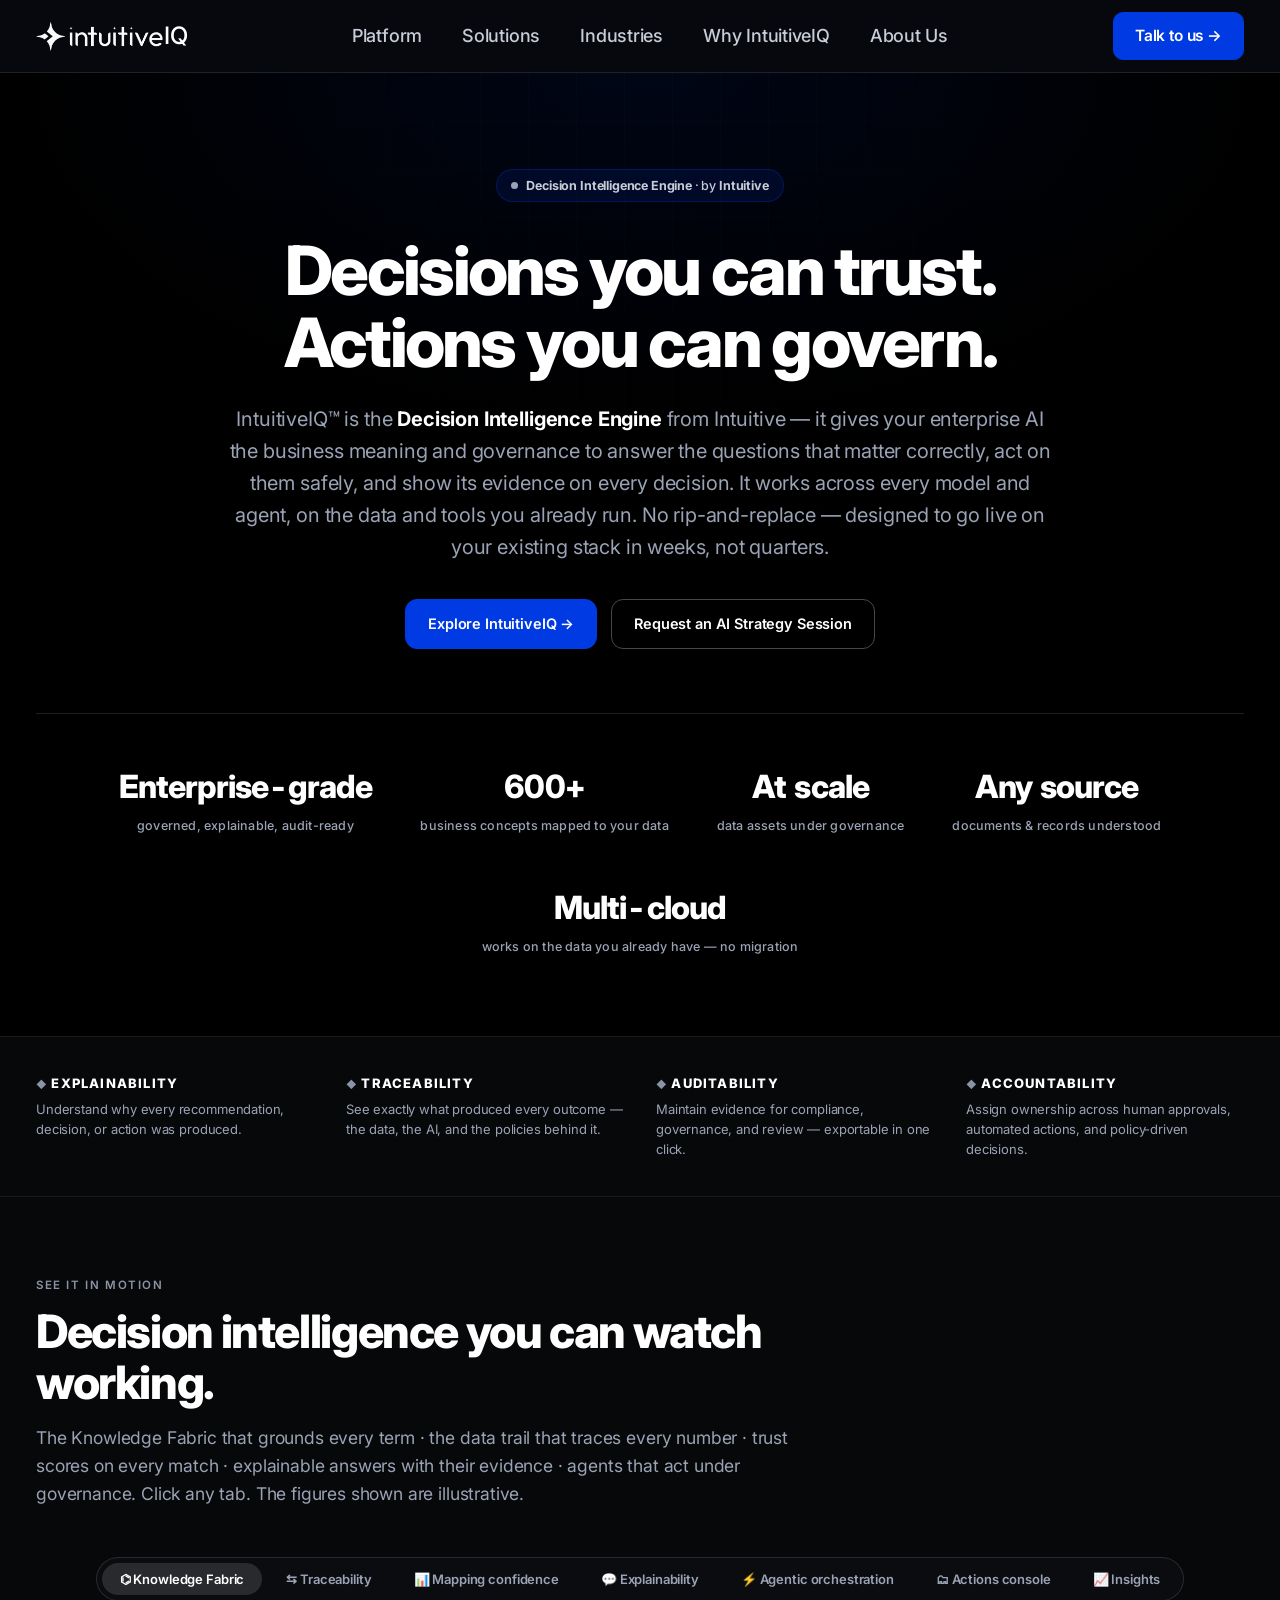
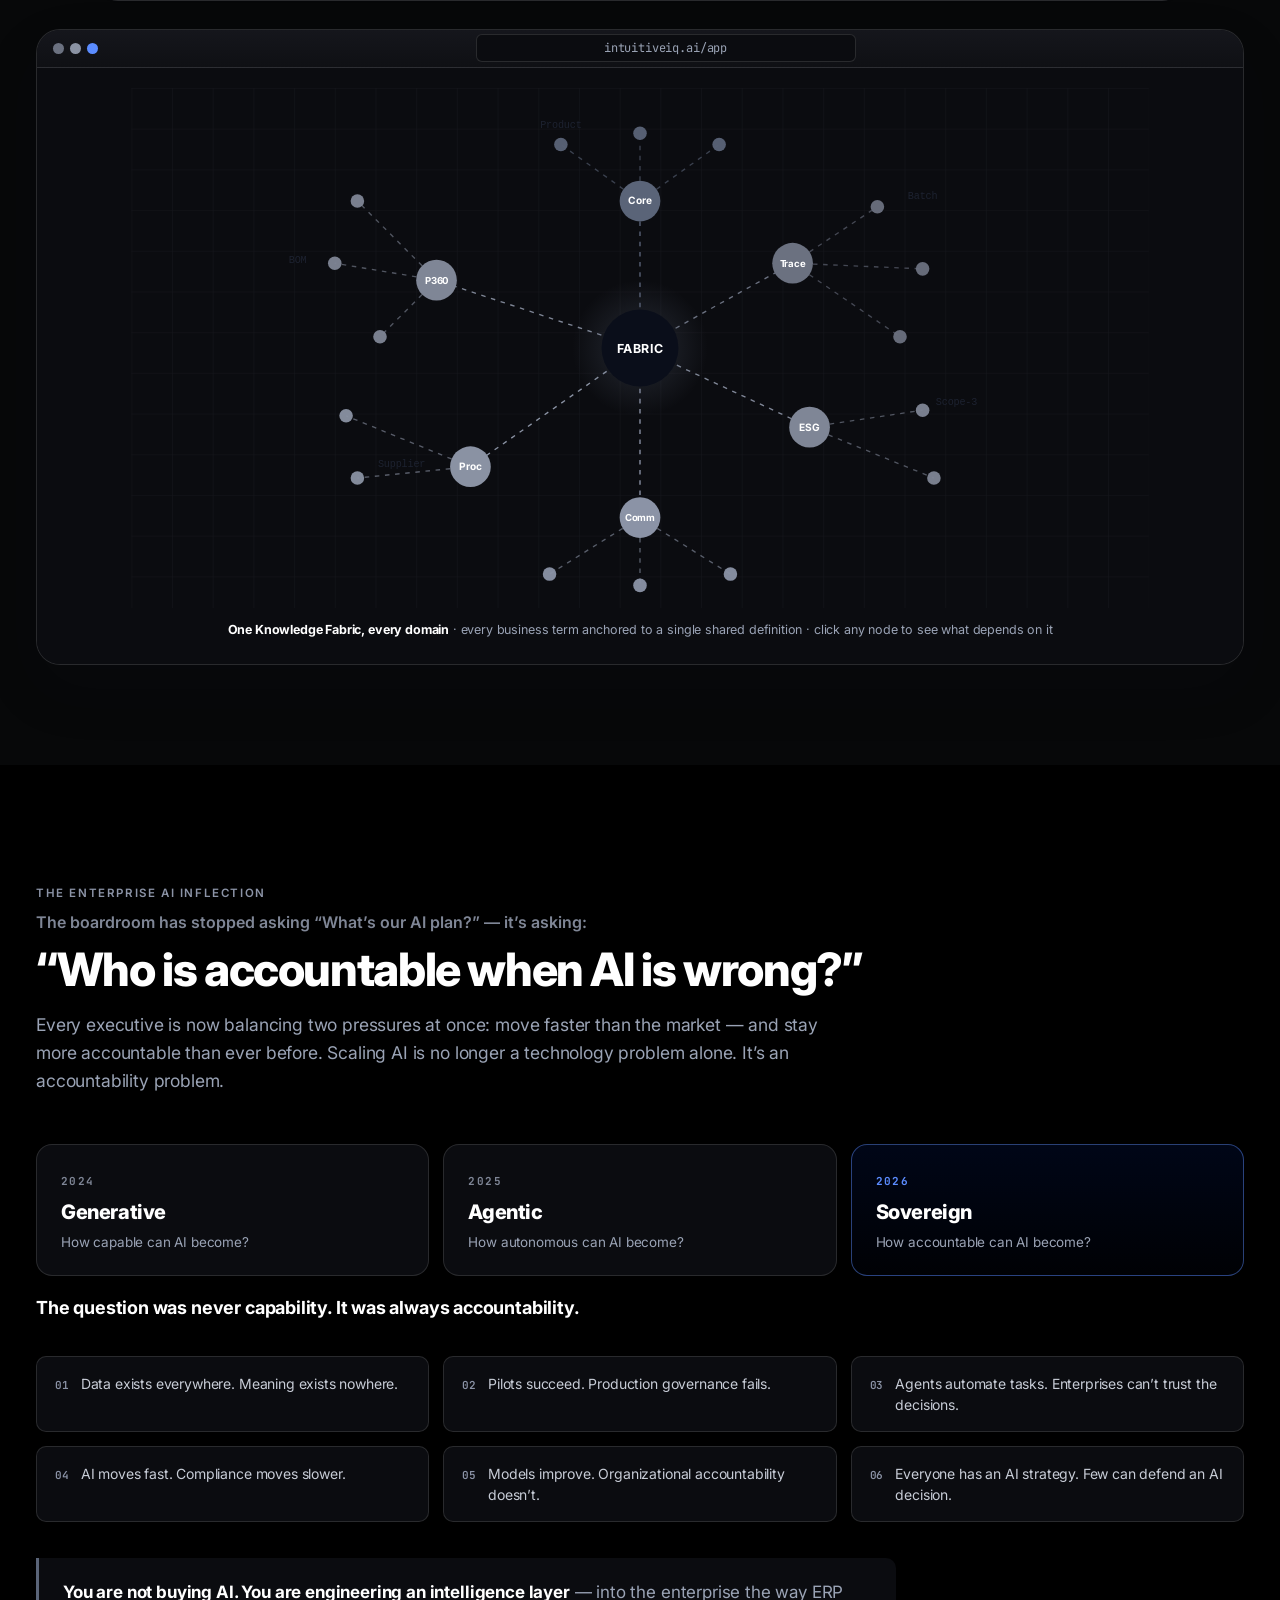
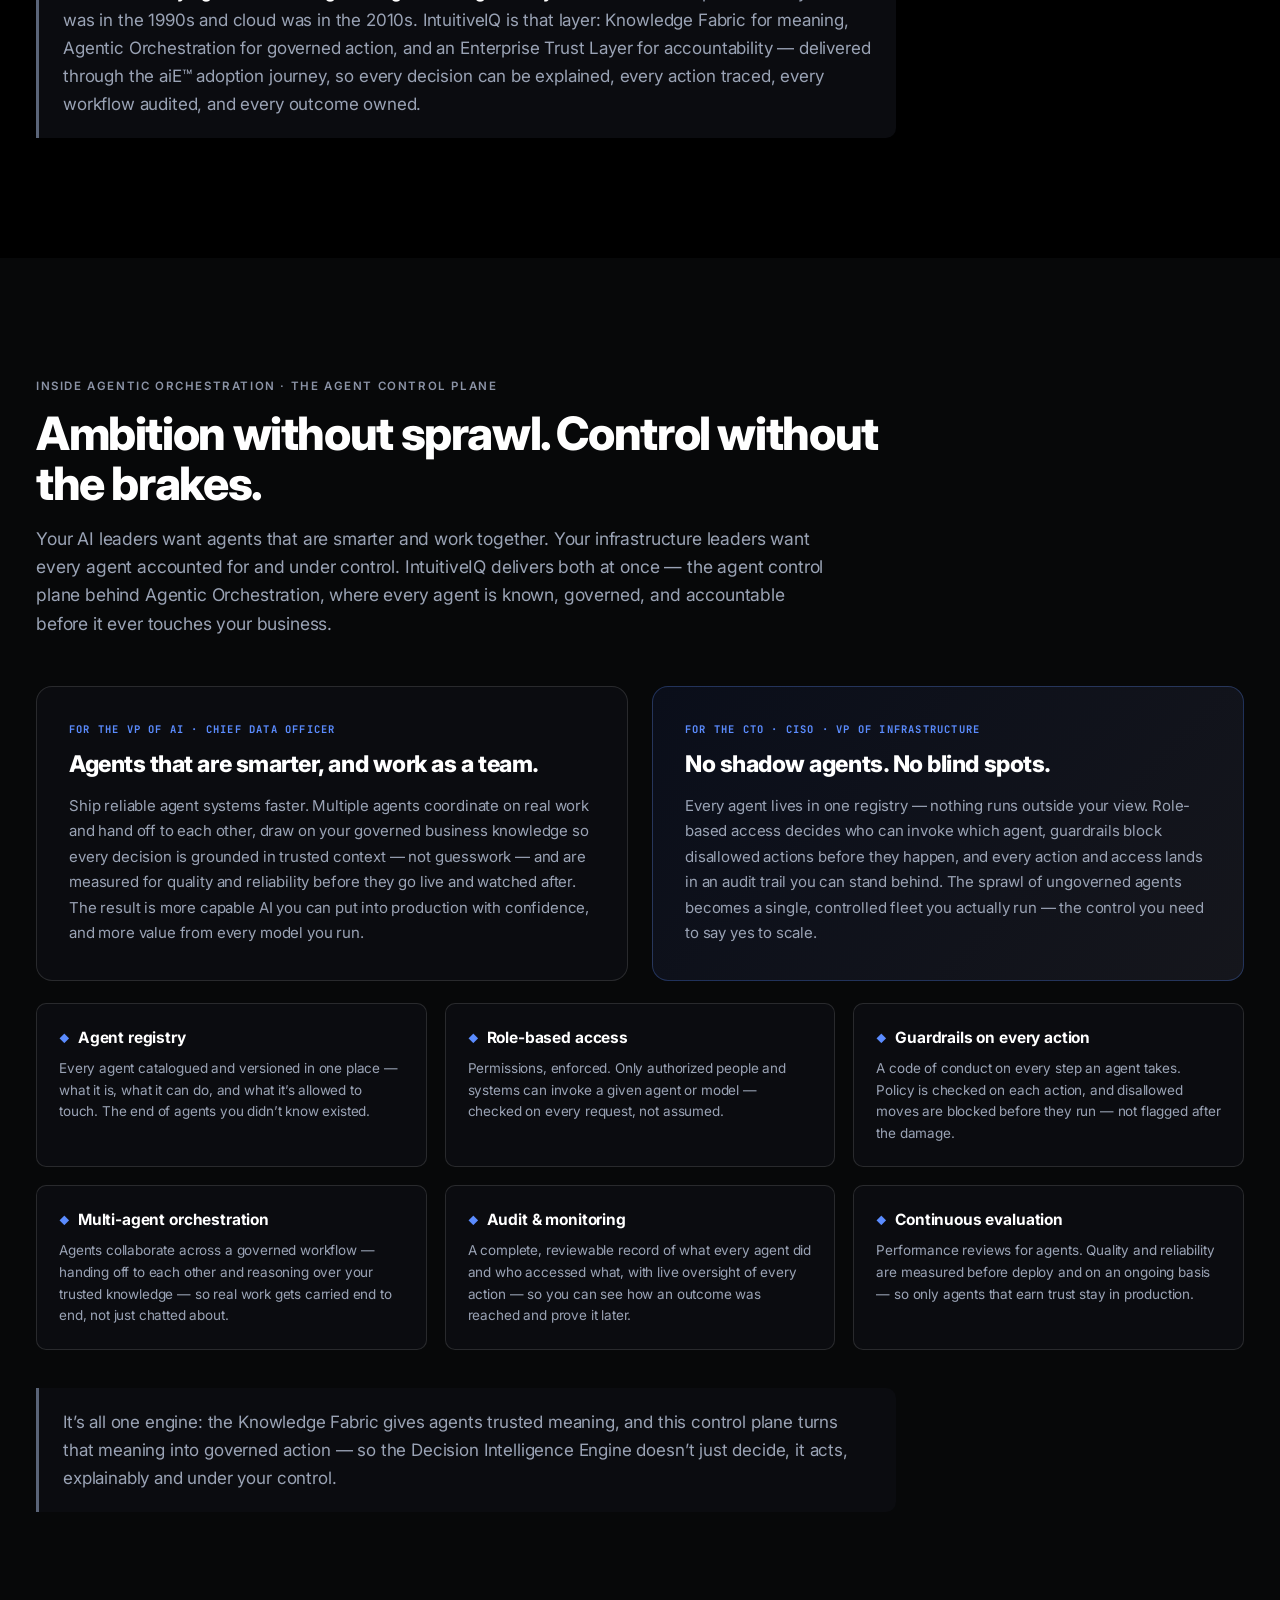
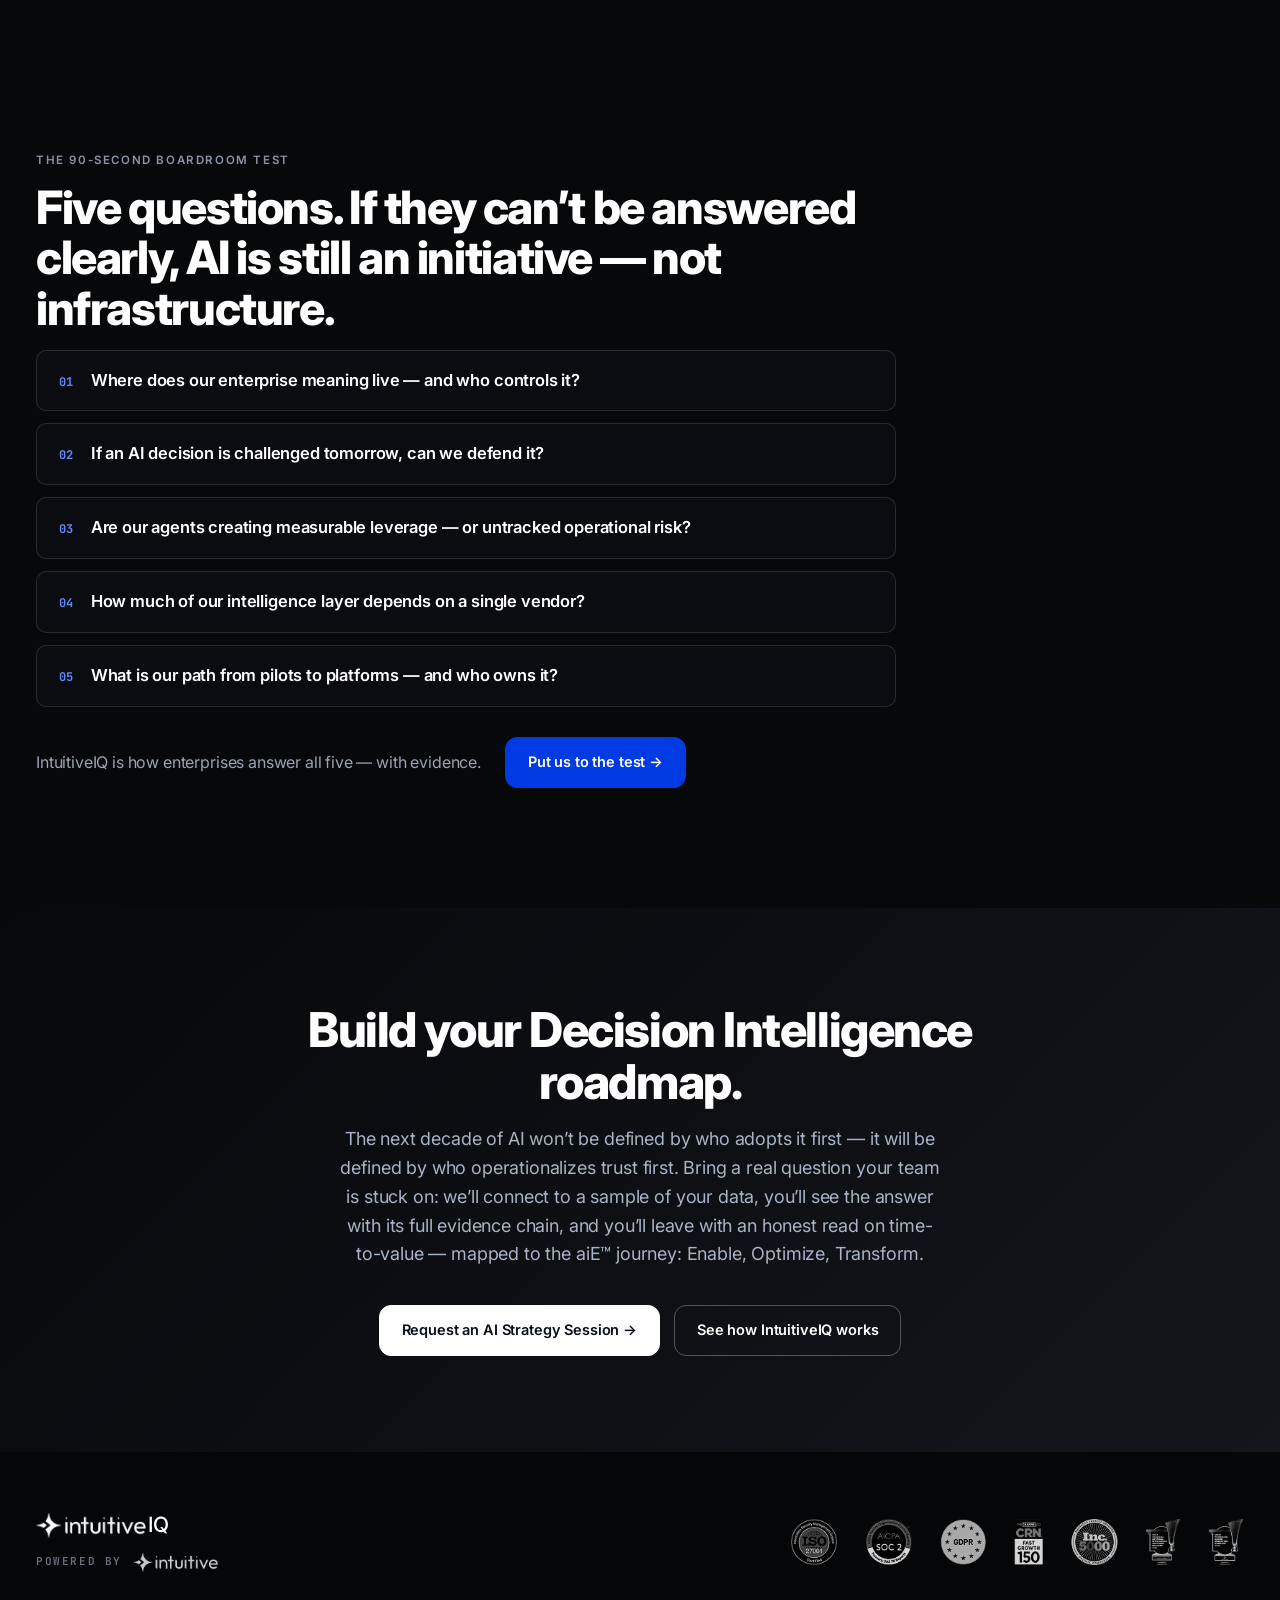
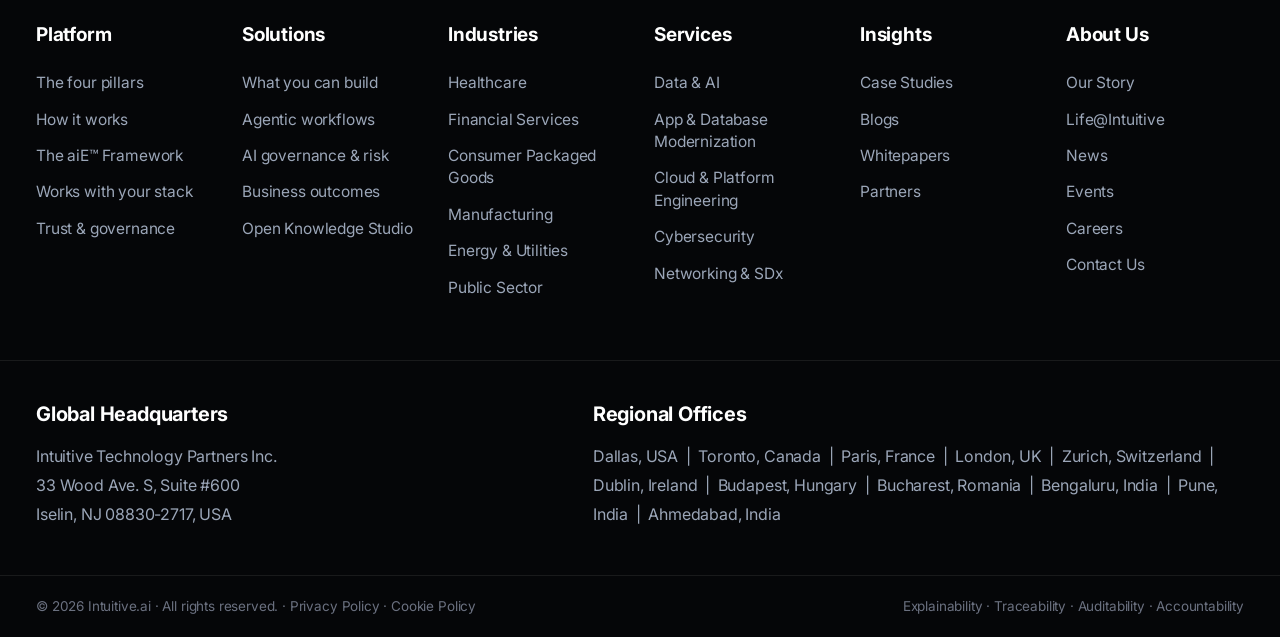
<file: index.html>
<!DOCTYPE html>
<html lang="en">
<head>
  <meta charset="utf-8" />
  <meta name="viewport" content="width=device-width, initial-scale=1" />
  <title>IntuitiveIQ™ | Decision Intelligence Engine for Enterprise AI</title>
  <meta name="description" content="IntuitiveIQ is the Decision Intelligence Engine for enterprise AI — Knowledge Fabric and Agentic Orchestration that make multi-model, multi-agent AI explainable, traceable, auditable, and accountable, within Intuitive’s aiE™ Framework." />
  <meta name="keywords" content="Decision Intelligence Engine, Enterprise AI Platform, Knowledge Fabric, Agentic Orchestration, Multi-Agent AI, Multi-Model AI Governance, AI Governance Platform, Explainable AI, AI Traceability, Enterprise AI Orchestration, Semantic AI Platform, Agentic AI Platform" />
  <meta property="og:title" content="IntuitiveIQ — Decision Intelligence Engine for Enterprise AI" />
  <meta property="og:description" content="IntuitiveIQ is the Decision Intelligence Engine for enterprise AI — Knowledge Fabric and Agentic Orchestration that make multi-model, multi-agent AI explainable, traceable, auditable, and accountable, within Intuitive’s aiE™ Framework." />
  <meta property="og:url" content="https://intuitiveiq.ai/" />
  <meta property="og:type" content="website" />
  <link rel="canonical" href="https://intuitiveiq.ai/" />
  <link rel="icon" href="/favicon.ico" sizes="any" />
  <link rel="icon" type="image/png" sizes="32x32" href="/assets/favicon-32.png" />
  <link rel="icon" type="image/png" sizes="16x16" href="/assets/favicon-16.png" />
  <link rel="apple-touch-icon" sizes="180x180" href="/assets/apple-touch-icon.png" />
  <link rel="manifest" href="/site.webmanifest" />
  <meta name="theme-color" content="#0a0e1a" />
  <meta name="color-scheme" content="dark" />
  <link rel="preconnect" href="https://fonts.googleapis.com">
  <link rel="preconnect" href="https://fonts.gstatic.com" crossorigin>
  <link rel="preconnect" href="https://api.fontshare.com" crossorigin>
  <link href="https://fonts.googleapis.com/css2?family=Inter:wght@400;500;600;700;800&family=JetBrains+Mono:wght@500&display=swap" rel="stylesheet">
  <link href="https://api.fontshare.com/v2/css?f[]=satoshi@400,500,700,900&display=swap" rel="stylesheet">
  <link rel="stylesheet" href="styles.css?v=20260612g" />
  <meta property="og:image" content="https://intuitiveiq.ai/assets/og-image.png" />
  <meta property="og:image:width" content="1200" />
  <meta property="og:image:height" content="630" />
  <meta property="og:site_name" content="IntuitiveIQ" />
  <meta name="twitter:card" content="summary_large_image" />
  <meta name="twitter:title" content="IntuitiveIQ — Decision Intelligence Engine for Enterprise AI" />
  <meta name="twitter:description" content="IntuitiveIQ is the Decision Intelligence Engine for enterprise AI — Knowledge Fabric and Agentic Orchestration that make multi-model, multi-agent AI explainable, traceable, auditable, and accountable, within Intuitive’s aiE™ Framework." />
  <meta name="twitter:image" content="https://intuitiveiq.ai/assets/og-image.png" />
  <script type="application/ld+json">
{
  "@context": "https://schema.org",
  "@type": "Organization",
  "name": "IntuitiveIQ",
  "url": "https://intuitiveiq.ai/",
  "logo": "https://intuitiveiq.ai/assets/icon-512.png",
  "description": "The Decision Intelligence Engine for Enterprise AI, from Intuitive.",
  "parentOrganization": {
    "@type": "Organization",
    "name": "Intuitive",
    "url": "https://intuitive.ai"
  },
  "sameAs": [
    "https://intuitive.ai"
  ]
}
</script>
  <script type="application/ld+json">
{
  "@context": "https://schema.org",
  "@type": "WebSite",
  "name": "IntuitiveIQ",
  "url": "https://intuitiveiq.ai/"
}
</script>
</head>
<body>
<a class="skip-link" href="#main">Skip to content</a>

<!-- ── Top nav ──────────────────────────────────────────────────────── -->
<header class="nav">
  <div class="nav-inner">
    <div class="brand"><a href="/" class="brand-mark" title="IntuitiveIQ — home" style="color:#fff;text-decoration:none"><img src="assets/intuitive-logo.png?v=2" class="intuitive-logo-img" alt="intuitive" /><span class="brand-iq">IQ</span></a></div>
    <template id="intuitive-svg-fallback">
      <svg class="intuitive-logo" viewBox="0 0 480 100" aria-label="intuitive">
        <path d="M 50 3 L 53 43 L 56 47 L 96 50 L 56 53 L 53 57 L 50 97 L 47 57 L 44 53 L 4 50 L 44 47 L 47 43 Z" fill="currentColor"/>
        <path d="M 134 12 L 136 22 L 146 24 L 136 26 L 134 36 L 132 26 L 122 24 L 132 22 Z" fill="currentColor"/>
        <path d="M 252 8 L 253 14 L 259 15 L 253 16 L 252 22 L 251 16 L 245 15 L 251 14 Z" fill="currentColor"/>
        <text x="118" y="82" font-family="Inter, system-ui, sans-serif" font-weight="600" font-size="76" letter-spacing="-3" fill="currentColor">intuitive</text>
      </svg>
    </template>
    <nav class="nav-links">
      <div class="nav-item"><a href="platform.html">Platform</a>
        <div class="nav-drop">
          <div class="mega-inner">
            <div class="mega-left">
              <h3>Platform</h3>
              <p>The Decision Intelligence Engine — four pillars, one governed lifecycle, live on the stack you already run.</p>
            </div>
            <div class="mega-links">
              <a href="platform.html#platform">Decision Intelligence Engine</a>
              <a href="platform.html#agents">Agent control plane</a>
              <a href="platform.html#how">How it works</a>
              <a href="platform.html#stack">Works with your stack</a>
              <a href="platform.html#trust">Trust &amp; governance</a>
            </div>
          </div>
        </div>
      </div>
      <div class="nav-item"><a href="solutions.html">Solutions</a>
        <div class="nav-drop">
          <div class="mega-inner">
            <div class="mega-left">
              <h3>Solutions</h3>
              <p>From trusted assistants to governed digital workers — and the business outcomes they deliver.</p>
            </div>
            <div class="mega-links">
              <a href="solutions.html#build">What you can build</a>
              <a href="solutions.html#agentic-workflows">Agentic business workflows</a>
              <a href="solutions.html#governance">AI governance &amp; risk</a>
              <a href="solutions.html#outcomes">Business outcomes</a>
            </div>
          </div>
        </div>
      </div>
      <div class="nav-item"><a href="industries.html">Industries</a>
        <div class="nav-drop">
          <div class="mega-inner">
            <div class="mega-left">
              <h3>Industries</h3>
              <p>Pre-built business vocabularies and AI playbooks — delivered through the aiE™ adoption model.</p>
            </div>
            <div class="mega-links">
              <a href="industries.html#healthcare">Healthcare</a>
              <a href="industries.html#financial-services">Financial Services</a>
              <a href="industries.html#cpg">Consumer Packaged Goods</a>
              <a href="industries.html#manufacturing">Manufacturing</a>
              <a href="industries.html#energy">Energy &amp; Utilities</a>
              <a href="industries.html#public-sector">Public Sector</a>
            </div>
          </div>
        </div>
      </div>
      <div class="nav-item"><a href="company.html">Why IntuitiveIQ</a>
        <div class="nav-drop">
          <div class="mega-inner">
            <div class="mega-left">
              <h3>Why IntuitiveIQ</h3>
              <p>Owned intelligence — engineered by Intuitive, delivered through the aiE™ Framework.</p>
            </div>
            <div class="mega-links">
              <a href="company.html#moat">What makes us different</a>
              <a href="company.html#company">Engineered by Intuitive</a>
              <a href="platform.html#aie">The aiE™ Framework</a>
              <a href="index.html#boardroom-test">The 90-second boardroom test</a>
            </div>
          </div>
        </div>
      </div>
      <div class="nav-item"><a href="https://intuitive.ai/about-us/our-story/" target="_blank" rel="noopener">About Us</a>
        <div class="nav-drop">
          <div class="mega-inner">
            <div class="mega-left">
              <h3>About Us</h3>
              <p>We are an AI-first innovation and engineering company delivering engineering breakthroughs.</p>
            </div>
            <div class="mega-links">
              <a href="https://intuitive.ai/about-us/our-story/" target="_blank" rel="noopener">Our Story</a>
              <a href="https://intuitive.ai/about-us/events/" target="_blank" rel="noopener">Events</a>
              <a href="https://intuitive.ai/about-us/life-at-intuitive/" target="_blank" rel="noopener">Life@Intuitive</a>
              <a href="https://intuitive.ai/careers/" target="_blank" rel="noopener">Careers</a>
              <a href="https://intuitive.ai/about-us/news/" target="_blank" rel="noopener">News</a>
            </div>
          </div>
        </div>
      </div>
    </nav>
    <button class="nav-burger" aria-label="Menu" aria-expanded="false">☰</button>
    <div class="nav-cta">
      <a href="mailto:hello@intuitive.ai?subject=IntuitiveIQ" class="btn btn-primary">Talk to us →</a>
    </div>
  </div>
</header>
<main id="main">

<!-- ── Hero ─────────────────────────────────────────────────────────── -->
<section class="hero">
  <video class="hero-video" autoplay muted loop playsinline preload="metadata" aria-hidden="true">
    <source src="assets/media/home-vid.mp4" type="video/mp4" />
  </video>
  <div class="hero-veil" aria-hidden="true"></div>
  <div class="container hero-inner">
    <div class="hero-badge">
      <span class="dot"></span>
      <span><b>Decision Intelligence Engine</b> · by <b>Intuitive</b></span>
    </div>
    <h1 class="hero-title">
      Decisions you can <span class="grad">trust.</span><br/>
      Actions you can <span class="grad">govern.</span>
    </h1>
    <p class="hero-sub">
      IntuitiveIQ™ is the <a href="platform.html#platform" style="color:#fff;font-weight:700">Decision Intelligence Engine</a> from Intuitive — it gives your enterprise AI the business meaning and governance to answer the questions that matter correctly, act on them safely, and show its evidence on every decision. It works across every model and agent, on the data and tools you already run. No rip-and-replace — designed to go live on your existing stack in weeks, not quarters.
    </p>
    <div class="hero-actions">
      <a href="platform.html" class="btn btn-primary lg">Explore IntuitiveIQ →</a>
      <a href="#contact" class="btn btn-ghost lg">Request an AI Strategy Session</a>
    </div>
    <div class="hero-meta">
      <div><b>Enterprise-grade</b><span>governed, explainable, audit-ready</span></div>
      <div><b>600+</b><span>business concepts mapped to your data</span></div>
      <div><b>At scale</b><span>data assets under governance</span></div>
      <div><b>Any source</b><span>documents &amp; records understood</span></div>
      <div><b>Multi-cloud</b><span>works on the data you already have — no migration</span></div>
    </div>
  </div>
  <!-- Decorative grid + glow -->
  <div class="hero-decor" aria-hidden="true"></div>
</section>

<!-- ── Trust promise strip ──────────────────────────────────────────── -->
<section class="promise" aria-label="Trust promise">
  <div class="container promise-grid">
    <div class="promise-item">
      <h4>Explainability</h4>
      <p>Understand why every recommendation, decision, or action was produced.</p>
    </div>
    <div class="promise-item">
      <h4>Traceability</h4>
      <p>See exactly what produced every outcome — the data, the AI, and the policies behind it.</p>
    </div>
    <div class="promise-item">
      <h4>Auditability</h4>
      <p>Maintain evidence for compliance, governance, and review — exportable in one click.</p>
    </div>
    <div class="promise-item">
      <h4>Accountability</h4>
      <p>Assign ownership across human approvals, automated actions, and policy-driven decisions.</p>
    </div>
  </div>
</section>

<!-- ── Live visualization showcase ─────────────────────────────────── -->
<section class="visual-section">
  <div class="container">
    <p class="eyebrow">See it in motion</p>
    <h2 class="section-title">Decision intelligence you can watch working.</h2>
    <p class="section-sub">The Knowledge Fabric that grounds every term · the data trail that traces every number · trust scores on every match · explainable answers with their evidence · agents that act under governance. Click any tab. The figures shown are illustrative.</p>

    <div class="visual-tabs" role="tablist" aria-label="Decision intelligence in motion">
      <button class="vt-pill active" data-vt="kg" role="tab" id="tab-kg" aria-controls="panel-kg" aria-selected="true">⌬ Knowledge Fabric</button>
      <button class="vt-pill" data-vt="lineage" role="tab" id="tab-lineage" aria-controls="panel-lineage" aria-selected="false" tabindex="-1">⇆ Traceability</button>
      <button class="vt-pill" data-vt="confidence" role="tab" id="tab-confidence" aria-controls="panel-confidence" aria-selected="false" tabindex="-1">📊 Mapping confidence</button>
      <button class="vt-pill" data-vt="ask" role="tab" id="tab-ask" aria-controls="panel-ask" aria-selected="false" tabindex="-1">💬 Explainability</button>
      <button class="vt-pill" data-vt="action" role="tab" id="tab-action" aria-controls="panel-action" aria-selected="false" tabindex="-1">⚡ Agentic orchestration</button>
      <button class="vt-pill" data-vt="console" role="tab" id="tab-console" aria-controls="panel-console" aria-selected="false" tabindex="-1">🗂 Actions console</button>
      <button class="vt-pill" data-vt="dash" role="tab" id="tab-dash" aria-controls="panel-dash" aria-selected="false" tabindex="-1">📈 Insights</button>
    </div>

    <!-- Browser-chrome wrapper — gives the visuals an "in-app" feel -->
    <div class="visual-stage">
      <div class="vs-chrome">
        <span class="dot r"></span><span class="dot y"></span><span class="dot g"></span>
        <div class="vs-url">intuitiveiq.ai/app</div>
      </div>

      <!-- ── PANE 1 · Animated Knowledge Graph ──────────────────────── -->
      <div class="visual-pane vp-kg active" role="tabpanel" id="panel-kg" aria-labelledby="tab-kg">
        <svg class="anim-kg" viewBox="0 0 900 460" preserveAspectRatio="xMidYMid meet">
          <!-- Background grid -->
          <defs>
            <pattern id="grid-kg" width="36" height="36" patternUnits="userSpaceOnUse">
              <path d="M 36 0 L 0 0 0 36" fill="none" stroke="#15161c" stroke-width="1"/>
            </pattern>
            <radialGradient id="centerGlow" cx="50%" cy="50%" r="50%">
              <stop offset="0%" stop-color="#5a6478" stop-opacity="0.35"/>
              <stop offset="100%" stop-color="#5a6478" stop-opacity="0"/>
            </radialGradient>
          </defs>
          <rect width="900" height="460" fill="url(#grid-kg)"/>

          <!-- Edges (dashed flow) — drawn under nodes -->
          <g class="kg-edges" stroke-width="1.2" fill="none" stroke-dasharray="4 5">
            <!-- center → phase rings -->
            <line x1="450" y1="230" x2="450" y2="100"  stroke="#5a6478"/>
            <line x1="450" y1="230" x2="585" y2="155" stroke="#6b7180"/>
            <line x1="450" y1="230" x2="600" y2="300" stroke="#7f8696"/>
            <line x1="450" y1="230" x2="450" y2="380" stroke="#8b93a6"/>
            <line x1="450" y1="230" x2="300" y2="335" stroke="#8a92a3"/>
            <line x1="450" y1="230" x2="270" y2="170" stroke="#7f8696"/>
            <!-- phase → leaves (subset) -->
            <line x1="450" y1="100"  x2="380" y2="50"  stroke="#5a6478" opacity=".6"/>
            <line x1="450" y1="100"  x2="450" y2="40"  stroke="#5a6478" opacity=".6"/>
            <line x1="450" y1="100"  x2="520" y2="50"  stroke="#5a6478" opacity=".6"/>
            <line x1="585" y1="155" x2="660" y2="105" stroke="#6b7180" opacity=".6"/>
            <line x1="585" y1="155" x2="700" y2="160" stroke="#6b7180" opacity=".6"/>
            <line x1="585" y1="155" x2="680" y2="220" stroke="#6b7180" opacity=".6"/>
            <line x1="600" y1="300" x2="700" y2="285" stroke="#7f8696" opacity=".6"/>
            <line x1="600" y1="300" x2="710" y2="345" stroke="#7f8696" opacity=".6"/>
            <line x1="450" y1="380" x2="370" y2="430" stroke="#8b93a6" opacity=".6"/>
            <line x1="450" y1="380" x2="450" y2="440" stroke="#8b93a6" opacity=".6"/>
            <line x1="450" y1="380" x2="530" y2="430" stroke="#8b93a6" opacity=".6"/>
            <line x1="300" y1="335" x2="200" y2="345" stroke="#8a92a3" opacity=".6"/>
            <line x1="300" y1="335" x2="190" y2="290" stroke="#8a92a3" opacity=".6"/>
            <line x1="270" y1="170" x2="180" y2="155" stroke="#7f8696" opacity=".6"/>
            <line x1="270" y1="170" x2="200" y2="100" stroke="#7f8696" opacity=".6"/>
            <line x1="270" y1="170" x2="220" y2="220" stroke="#7f8696" opacity=".6"/>
          </g>

          <!-- Center "Fabric" hub -->
          <circle cx="450" cy="230" r="60" fill="url(#centerGlow)"/>
          <circle cx="450" cy="230" r="34" fill="#0a0e1a" class="kg-pulse"/>
          <text x="450" y="234" text-anchor="middle" font-size="11" font-weight="700" fill="#fff" letter-spacing="0.5">FABRIC</text>

          <!-- 6 phase nodes -->
          <g class="kg-phase">
            <circle cx="450" cy="100"  r="18" fill="#5a6478"/><text x="450" y="103" text-anchor="middle" font-size="9" fill="#fff" font-weight="700">Core</text>
            <circle cx="585" cy="155" r="18" fill="#6b7180"/><text x="585" y="158" text-anchor="middle" font-size="8.5" fill="#fff" font-weight="700">Trace</text>
            <circle cx="600" cy="300" r="18" fill="#7f8696"/><text x="600" y="303" text-anchor="middle" font-size="9" fill="#fff" font-weight="700">ESG</text>
            <circle cx="450" cy="380" r="18" fill="#8b93a6"/><text x="450" y="383" text-anchor="middle" font-size="8.5" fill="#fff" font-weight="700">Comm</text>
            <circle cx="300" cy="335" r="18" fill="#8a92a3"/><text x="300" y="338" text-anchor="middle" font-size="9" fill="#fff" font-weight="700">Proc</text>
            <circle cx="270" cy="170" r="18" fill="#7f8696"/><text x="270" y="173" text-anchor="middle" font-size="8.5" fill="#fff" font-weight="700">P360</text>
          </g>

          <!-- Leaf class nodes -->
          <g class="kg-leaves" fill-opacity="0.95">
            <!-- Core leaves -->
            <circle cx="380" cy="50"  r="6" fill="#5a6478"/>
            <circle cx="450" cy="40"  r="6" fill="#5a6478"/>
            <circle cx="520" cy="50"  r="6" fill="#5a6478"/>
            <!-- Trace -->
            <circle cx="660" cy="105" r="6" fill="#6b7180"/>
            <circle cx="700" cy="160" r="6" fill="#6b7180"/>
            <circle cx="680" cy="220" r="6" fill="#6b7180"/>
            <!-- ESG -->
            <circle cx="700" cy="285" r="6" fill="#7f8696"/>
            <circle cx="710" cy="345" r="6" fill="#7f8696"/>
            <!-- Comm -->
            <circle cx="370" cy="430" r="6" fill="#8b93a6"/>
            <circle cx="450" cy="440" r="6" fill="#8b93a6"/>
            <circle cx="530" cy="430" r="6" fill="#8b93a6"/>
            <!-- Proc -->
            <circle cx="200" cy="345" r="6" fill="#8a92a3"/>
            <circle cx="190" cy="290" r="6" fill="#8a92a3"/>
            <!-- P360 -->
            <circle cx="180" cy="155" r="6" fill="#7f8696"/>
            <circle cx="200" cy="100" r="6" fill="#7f8696"/>
            <circle cx="220" cy="220" r="6" fill="#7f8696"/>
          </g>

          <!-- Sweeping highlight ring -->
          <circle cx="450" cy="230" r="0" fill="none" stroke="#5a6478" stroke-width="1.5" class="kg-sweep"/>

          <!-- Sample labels (only a few) -->
          <text x="380" y="35" text-anchor="middle" font-size="9" fill="#1d2230" font-family="ui-monospace,Menlo,monospace">Product</text>
          <text x="700" y="98" text-anchor="middle" font-size="9" fill="#1d2230" font-family="ui-monospace,Menlo,monospace">Batch</text>
          <text x="730" y="280" text-anchor="middle" font-size="9" fill="#1d2230" font-family="ui-monospace,Menlo,monospace">Scope-3</text>
          <text x="260" y="335" text-anchor="end" font-size="9" fill="#1d2230" font-family="ui-monospace,Menlo,monospace">Supplier</text>
          <text x="155" y="155" text-anchor="end" font-size="9" fill="#1d2230" font-family="ui-monospace,Menlo,monospace">BOM</text>
        </svg>
        <div class="vs-caption">
          <b>One Knowledge Fabric, every domain</b> · every business term anchored to a single shared definition · click any node to see what depends on it
        </div>
      </div>

      <!-- ── PANE 2 · Animated Lineage Flow ─────────────────────────── -->
      <div class="visual-pane vp-lineage" role="tabpanel" id="panel-lineage" aria-labelledby="tab-lineage">
        <svg class="anim-lineage" viewBox="0 0 900 460" preserveAspectRatio="xMidYMid meet">
          <defs>
            <linearGradient id="flowGradient" x1="0" x2="1" y1="0" y2="0">
              <stop offset="0%" stop-color="#5a6478"/>
              <stop offset="33%" stop-color="#1d2230"/>
              <stop offset="66%" stop-color="#8b93a6"/>
              <stop offset="100%" stop-color="#6b7180"/>
            </linearGradient>
          </defs>
          <!-- Layer headers -->
          <g class="lineage-headers" font-size="10" font-weight="700" font-family="ui-monospace,Menlo,monospace" letter-spacing="1.5" text-anchor="middle">
            <text x="100" y="30" fill="#5a6478">YOUR SYSTEMS</text>
            <text x="290" y="30" fill="#5a6478">RAW</text>
            <text x="480" y="30" fill="#1d2230">CLEANED</text>
            <text x="670" y="30" fill="#8b93a6">GOVERNED</text>
            <text x="840" y="30" fill="#5a6478">BUSINESS TERM</text>
          </g>

          <!-- Layer 1: Sources (5 cards) -->
          <g class="lineage-sources">
            <g transform="translate(40,60)" class="ln-card src">
              <rect width="120" height="38" rx="6" fill="#fff" stroke="#2a2f3c"/>
              <text x="14" y="17" font-size="11" font-weight="600" fill="#0a0e1a">🏢 SAP ECC</text>
              <text x="14" y="30" font-size="9.5" fill="#8a92a3">1,500 tables</text>
            </g>
            <g transform="translate(40,120)" class="ln-card src">
              <rect width="120" height="38" rx="6" fill="#fff" stroke="#2a2f3c"/>
              <text x="14" y="17" font-size="11" font-weight="600" fill="#0a0e1a">☁ Salesforce</text>
              <text x="14" y="30" font-size="9.5" fill="#8a92a3">700 tables</text>
            </g>
            <g transform="translate(40,180)" class="ln-card src">
              <rect width="120" height="38" rx="6" fill="#fff" stroke="#2a2f3c"/>
              <text x="14" y="17" font-size="11" font-weight="600" fill="#0a0e1a">🏭 MES Plant</text>
              <text x="14" y="30" font-size="9.5" fill="#8a92a3">1,400 tables</text>
            </g>
            <g transform="translate(40,240)" class="ln-card src">
              <rect width="120" height="38" rx="6" fill="#fff" stroke="#2a2f3c"/>
              <text x="14" y="17" font-size="11" font-weight="600" fill="#0a0e1a">🌱 ESG Source</text>
              <text x="14" y="30" font-size="9.5" fill="#8a92a3">300 tables</text>
            </g>
            <g transform="translate(40,300)" class="ln-card src">
              <rect width="120" height="38" rx="6" fill="#fff" stroke="#2a2f3c"/>
              <text x="14" y="17" font-size="11" font-weight="600" fill="#0a0e1a">📦 WMS/TMS</text>
              <text x="14" y="30" font-size="9.5" fill="#8a92a3">700 tables</text>
            </g>
          </g>

          <!-- Layer 2: Raw (grid of tiny dots representing 10K tables) -->
          <g class="lineage-raw" fill="#5a6478" opacity="0.55">
            <g transform="translate(230,45)" id="raw-cluster"></g>
          </g>

          <!-- Layer 3: Silver -->
          <g class="lineage-silver">
            <g transform="translate(420,90)" class="ln-card silver"><rect width="120" height="38" rx="6" fill="#1d2230"/><text x="14" y="17" font-size="11" font-weight="600" fill="#fff">products</text><text x="14" y="30" font-size="9.5" fill="#8a92a3">cleaned · conformed</text></g>
            <g transform="translate(420,150)" class="ln-card silver"><rect width="120" height="38" rx="6" fill="#1d2230"/><text x="14" y="17" font-size="11" font-weight="600" fill="#fff">suppliers</text><text x="14" y="30" font-size="9.5" fill="#8a92a3">cleaned · conformed</text></g>
            <g transform="translate(420,210)" class="ln-card silver"><rect width="120" height="38" rx="6" fill="#1d2230"/><text x="14" y="17" font-size="11" font-weight="600" fill="#fff">batches</text><text x="14" y="30" font-size="9.5" fill="#8a92a3">cleaned · conformed</text></g>
            <g transform="translate(420,270)" class="ln-card silver"><rect width="120" height="38" rx="6" fill="#1d2230"/><text x="14" y="17" font-size="11" font-weight="600" fill="#fff">emissions</text><text x="14" y="30" font-size="9.5" fill="#8a92a3">cleaned · conformed</text></g>
          </g>

          <!-- Layer 4: Gold -->
          <g class="lineage-gold">
            <g transform="translate(610,90)" class="ln-card gold"><rect width="120" height="38" rx="6" fill="#fff" stroke="#8b93a6" stroke-width="1.5"/><text x="14" y="17" font-size="11" font-weight="600" fill="#0a0e1a">products</text><text x="14" y="30" font-size="9.5" fill="#8b93a6">quality-checked</text></g>
            <g transform="translate(610,150)" class="ln-card gold"><rect width="120" height="38" rx="6" fill="#fff" stroke="#8b93a6" stroke-width="1.5"/><text x="14" y="17" font-size="11" font-weight="600" fill="#0a0e1a">suppliers</text><text x="14" y="30" font-size="9.5" fill="#8b93a6">quality-checked</text></g>
            <g transform="translate(610,210)" class="ln-card gold"><rect width="120" height="38" rx="6" fill="#fff" stroke="#8b93a6" stroke-width="1.5"/><text x="14" y="17" font-size="11" font-weight="600" fill="#0a0e1a">batches</text><text x="14" y="30" font-size="9.5" fill="#8b93a6">quality-checked</text></g>
            <g transform="translate(610,270)" class="ln-card gold"><rect width="120" height="38" rx="6" fill="#fff" stroke="#8b93a6" stroke-width="1.5"/><text x="14" y="17" font-size="11" font-weight="600" fill="#0a0e1a">emissions</text><text x="14" y="30" font-size="9.5" fill="#8b93a6">quality-checked</text></g>
          </g>

          <!-- Layer 5: Business Terms -->
          <g class="lineage-sem">
            <g transform="translate(790,90)" class="ln-card sem"><rect width="100" height="38" rx="6" fill="#fff" stroke="#6b7180" stroke-width="1.5"/><text x="10" y="17" font-size="10.5" font-weight="600" fill="#5a6478">Product</text><text x="10" y="30" font-size="9" fill="#6b7180">business term</text></g>
            <g transform="translate(790,150)" class="ln-card sem"><rect width="100" height="38" rx="6" fill="#fff" stroke="#6b7180" stroke-width="1.5"/><text x="10" y="17" font-size="10.5" font-weight="600" fill="#5a6478">Supplier</text><text x="10" y="30" font-size="9" fill="#6b7180">business term</text></g>
            <g transform="translate(790,210)" class="ln-card sem"><rect width="100" height="38" rx="6" fill="#fff" stroke="#6b7180" stroke-width="1.5"/><text x="10" y="17" font-size="10.5" font-weight="600" fill="#5a6478">Batch</text><text x="10" y="30" font-size="9" fill="#6b7180">business term</text></g>
            <g transform="translate(790,270)" class="ln-card sem"><rect width="100" height="38" rx="6" fill="#fff" stroke="#6b7180" stroke-width="1.5"/><text x="10" y="17" font-size="10.5" font-weight="600" fill="#5a6478">Emission</text><text x="10" y="30" font-size="9" fill="#6b7180">business term</text></g>
          </g>

          <!-- Animated flow arrows (SVG dasharray animation) -->
          <g class="ln-flow" stroke-width="2" stroke-dasharray="6 6" fill="none">
            <path d="M 165 79 L 220 60" stroke="#5a6478"/>
            <path d="M 165 139 L 220 90" stroke="#5a6478"/>
            <path d="M 165 199 L 220 130" stroke="#5a6478"/>
            <path d="M 380 60 L 415 109" stroke="#1d2230"/>
            <path d="M 380 100 L 415 169" stroke="#1d2230"/>
            <path d="M 380 140 L 415 229" stroke="#1d2230"/>
            <path d="M 540 109 L 605 109" stroke="#8b93a6"/>
            <path d="M 540 169 L 605 169" stroke="#8b93a6"/>
            <path d="M 540 229 L 605 229" stroke="#8b93a6"/>
            <path d="M 540 289 L 605 289" stroke="#8b93a6"/>
            <path d="M 730 109 L 785 109" stroke="#6b7180"/>
            <path d="M 730 169 L 785 169" stroke="#6b7180"/>
            <path d="M 730 229 L 785 229" stroke="#6b7180"/>
            <path d="M 730 289 L 785 289" stroke="#6b7180"/>
          </g>

          <!-- Travelling particle -->
          <circle r="4" fill="#8b93a6" class="ln-particle">
            <animateMotion dur="6s" repeatCount="indefinite" rotate="auto"
                           path="M 165 139 C 280 100, 380 130, 480 169 C 580 200, 680 169, 850 169"/>
            <animate attributeName="opacity" values="0;1;1;0" dur="6s" repeatCount="indefinite"/>
          </circle>
          <circle r="3" fill="#6b7180" class="ln-particle">
            <animateMotion dur="7s" begin="2s" repeatCount="indefinite" rotate="auto"
                           path="M 165 199 C 290 200, 380 220, 480 229 C 580 240, 680 229, 850 229"/>
            <animate attributeName="opacity" values="0;1;1;0" dur="7s" begin="2s" repeatCount="indefinite"/>
          </circle>
          <circle r="3.5" fill="#7f8696" class="ln-particle">
            <animateMotion dur="6.5s" begin="3.5s" repeatCount="indefinite" rotate="auto"
                           path="M 165 259 C 280 260, 380 285, 480 289 C 580 290, 680 289, 850 289"/>
            <animate attributeName="opacity" values="0;1;1;0" dur="6.5s" begin="3.5s" repeatCount="indefinite"/>
          </circle>
        </svg>
        <div class="vs-caption">
          <b>Every number, traceable to its source</b> · watch data flow from your business systems through quality checks into a governed business term — defensible end-to-end
        </div>
      </div>

      <!-- ── PANE 3 · Trust Score ─────────────────────────────────────── -->
      <div class="visual-pane vp-confidence" role="tabpanel" id="panel-confidence" aria-labelledby="tab-confidence">
        <div class="anim-confidence">
          <div class="conf-header">
            <div class="conf-title-block">
              <span class="conf-title">Live Trust Score</span>
              <span class="conf-sub">how confident the platform is in each match · 13 independent checks</span>
            </div>
            <div class="conf-legend">
              <span class="cl green">≥85% auto-promote</span>
              <span class="cl amber">50–85% review</span>
              <span class="cl red">&lt;50% steward attention</span>
            </div>
          </div>

          <div class="conf-rows">
            <div class="conf-row" style="--w:96%">
              <div class="conf-mapping">
                <code class="src">Sales · GTIN</code>
                <span class="arr">→</span>
                <code class="cls">Product</code>
              </div>
              <div class="conf-bar-wrap"><div class="conf-bar green"></div></div>
              <div class="conf-pct green">96%</div>
              <div class="conf-signals">
                <span class="sig on">Catalog</span><span class="sig on">Key</span><span class="sig on">Name</span><span class="sig on">Link</span><span class="sig on">Type</span><span class="sig on">AI</span>
              </div>
            </div>

            <div class="conf-row" style="--w:92%">
              <div class="conf-mapping">
                <code class="src">Suppliers · GLN</code>
                <span class="arr">→</span>
                <code class="cls">Supplier</code>
              </div>
              <div class="conf-bar-wrap"><div class="conf-bar green"></div></div>
              <div class="conf-pct green">92%</div>
              <div class="conf-signals">
                <span class="sig on">Catalog</span><span class="sig on">Key</span><span class="sig on">Name</span><span class="sig on">Pattern</span><span class="sig on">Type</span><span class="sig on">AI</span>
              </div>
            </div>

            <div class="conf-row" style="--w:88%">
              <div class="conf-mapping">
                <code class="src">Emissions · scope</code>
                <span class="arr">→</span>
                <code class="cls">Scope-3 Emission</code>
              </div>
              <div class="conf-bar-wrap"><div class="conf-bar green"></div></div>
              <div class="conf-pct green">88%</div>
              <div class="conf-signals">
                <span class="sig on">Catalog</span><span class="sig on">Fuzzy</span><span class="sig on">Name</span><span class="sig on">Values</span><span class="sig on">AI</span>
              </div>
            </div>

            <div class="conf-row" style="--w:84%">
              <div class="conf-mapping">
                <code class="src">Batches · batch_no</code>
                <span class="arr">→</span>
                <code class="cls">Finished Goods Batch</code>
              </div>
              <div class="conf-bar-wrap"><div class="conf-bar amber"></div></div>
              <div class="conf-pct amber">84%</div>
              <div class="conf-signals">
                <span class="sig on">Key</span><span class="sig on">Fuzzy</span><span class="sig on">Pattern</span><span class="sig on">Type</span><span class="sig">Catalog</span>
              </div>
            </div>

            <div class="conf-row" style="--w:67%">
              <div class="conf-mapping">
                <code class="src">Specs · material_type</code>
                <span class="arr">→</span>
                <code class="cls">Active Substance</code>
              </div>
              <div class="conf-bar-wrap"><div class="conf-bar amber"></div></div>
              <div class="conf-pct amber">67%</div>
              <div class="conf-signals">
                <span class="sig on">Fuzzy</span><span class="sig on">Values</span><span class="sig on">Text</span><span class="sig on">AI</span><span class="sig">Catalog</span><span class="sig">Key</span>
              </div>
            </div>

            <div class="conf-row" style="--w:41%">
              <div class="conf-mapping">
                <code class="src">Deviations · severity</code>
                <span class="arr">→</span>
                <code class="cls">Quality Deviation</code>
              </div>
              <div class="conf-bar-wrap"><div class="conf-bar red"></div></div>
              <div class="conf-pct red">41%</div>
              <div class="conf-signals">
                <span class="sig on">Fuzzy</span><span class="sig on">AI</span><span class="sig">Catalog</span><span class="sig">Key</span><span class="sig">Name</span>
              </div>
            </div>
          </div>

          <div class="conf-footer">
            <span><b>13 independent checks</b></span>
            <span class="conf-dot">●</span>
            <span><b>Auto-promote</b> ≥ 85%</span>
            <span class="conf-dot">●</span>
            <span><b>Steward review</b> 50–85%</span>
            <span class="conf-dot">●</span>
            <span><b>Flag</b> &lt; 50%</span>
          </div>
        </div>
        <div class="vs-caption">
          <b>Live trust score on every match</b> · the platform shows you exactly how confident it is in each mapping — and which checks agreed
        </div>
      </div>

      <!-- ── PANE 4 · Ask & Reason — chat with visual reasoning ──────── -->
      <div class="visual-pane vp-ask" role="tabpanel" id="panel-ask" aria-labelledby="tab-ask">
        <div class="anim-ask">

          <!-- Suggestion chips at top -->
          <div class="ask-suggest">
            <span class="ask-eyebrow">Ask anything in plain English. Get the why and what alongside the answer:</span>
            <div class="ask-chips">
              <span class="ask-chip">Why does the system match Sales.GTIN to Product?</span>
              <span class="ask-chip">Show the data trail for Finished Goods Batch</span>
              <span class="ask-chip">Which products have low-confidence matches?</span>
            </div>
          </div>

          <!-- Conversation -->
          <div class="ask-thread">

            <!-- User question -->
            <div class="ask-msg user">
              <div class="ask-avatar user">YOU</div>
              <div class="ask-bubble">
                <span class="ask-typed">Why does the system match <code>Sales.GTIN</code> to the <code class="cls">Product</code> business term with 96% confidence?</span>
              </div>
            </div>

            <!-- Assistant — reasoning header -->
            <div class="ask-msg ai delay-1">
              <div class="ask-avatar ai">IQ</div>
              <div class="ask-bubble">
                <span class="ask-bubble-text">
                  Six independent checks agreed strongly. The match is auto-approved because every trusted metadata source confirms it — the catalog rule, the primary-key declaration, and the name match against the GS1 industry standard for Product identifiers (GTIN — the global retail barcode standard).
                </span>

                <!-- Embedded mini reasoning path -->
                <div class="ask-img">
                  <div class="ask-img-title">📈 How we got there</div>
                  <svg class="ask-mini-path" viewBox="0 0 460 100">
                    <!-- Source column -->
                    <g transform="translate(0,30)">
                      <rect width="120" height="42" rx="6" fill="#0b0c10" stroke="#2a2f3c"/>
                      <text x="60" y="17" text-anchor="middle" font-size="9.5" fill="#8a92a3" font-family="ui-monospace,Menlo,monospace">YOUR DATA</text>
                      <text x="60" y="32" text-anchor="middle" font-size="11" fill="#0a0e1a" font-family="ui-monospace,Menlo,monospace" font-weight="600">Sales · GTIN</text>
                    </g>
                    <!-- Mapping arrow -->
                    <g transform="translate(120,50)">
                      <path d="M 0 0 L 80 0" stroke="#5a6478" stroke-width="2" stroke-dasharray="4 4">
                        <animate attributeName="stroke-dashoffset" from="0" to="-16" dur="1s" repeatCount="indefinite"/>
                      </path>
                      <polygon points="80,-5 90,0 80,5" fill="#5a6478"/>
                      <text x="40" y="-8" text-anchor="middle" font-size="9" fill="#5a6478" font-weight="700">match</text>
                    </g>
                    <!-- Business term -->
                    <g transform="translate(220,30)">
                      <rect width="120" height="42" rx="6" fill="rgba(107,113,128,0.10)" stroke="#6b7180"/>
                      <text x="60" y="17" text-anchor="middle" font-size="9.5" fill="#6b7180" font-family="ui-monospace,Menlo,monospace">BUSINESS TERM</text>
                      <text x="60" y="32" text-anchor="middle" font-size="11" fill="#5a6478" font-family="ui-monospace,Menlo,monospace" font-weight="700">Product</text>
                    </g>
                    <!-- Industry standard -->
                    <g transform="translate(340,50)">
                      <path d="M 0 0 L 60 0" stroke="#5a6478" stroke-width="2" stroke-dasharray="4 4">
                        <animate attributeName="stroke-dashoffset" from="0" to="-16" dur="1.2s" repeatCount="indefinite"/>
                      </path>
                      <polygon points="60,-5 70,0 60,5" fill="#5a6478"/>
                      <text x="30" y="-8" text-anchor="middle" font-size="9" fill="#5a6478" font-weight="700">aligns to</text>
                    </g>
                    <g transform="translate(410,30)">
                      <rect width="50" height="42" rx="6" fill="#12161f" stroke="#5a6478"/>
                      <text x="25" y="22" text-anchor="middle" font-size="9.5" fill="#5a6478" font-family="ui-monospace,Menlo,monospace">GS1</text>
                      <text x="25" y="34" text-anchor="middle" font-size="9" fill="#5a6478" font-family="ui-monospace,Menlo,monospace">global</text>
                    </g>
                  </svg>
                </div>

                <!-- Signal breakdown -->
                <div class="ask-img">
                  <div class="ask-img-title">⚖ The checks that agreed</div>
                  <div class="ask-signals">
                    <div class="ask-sig"><span class="asn green">✓</span><b>Catalog rule</b><span class="asd">declared in your data catalog</span><span class="asw green">0.95</span></div>
                    <div class="ask-sig"><span class="asn green">✓</span><b>Primary key</b><span class="asd">unique-identifier flag set</span><span class="asw green">0.92</span></div>
                    <div class="ask-sig"><span class="asn green">✓</span><b>Name match</b><span class="asd">"GTIN" is the GS1 industry term</span><span class="asw green">0.88</span></div>
                    <div class="ask-sig"><span class="asn green">✓</span><b>Linked column</b><span class="asd">joins to Product master</span><span class="asw green">0.82</span></div>
                    <div class="ask-sig"><span class="asn green">✓</span><b>Data type</b><span class="asd">14-character barcode format</span><span class="asw amber">0.71</span></div>
                    <div class="ask-sig"><span class="asn green">✓</span><b>AI vote</b><span class="asd">frontier model — agrees</span><span class="asw green">0.86</span></div>
                  </div>
                </div>

                <!-- Provenance footer -->
                <div class="ask-prov">
                  <span><b>Sources:</b></span>
                  <span class="prov-chip">Your data catalog</span>
                  <span class="prov-chip">Database schema</span>
                  <span class="prov-chip">GS1 industry standard</span>
                  <span class="prov-chip">Audit log</span>
                  <span class="prov-time">347 ms</span>
                </div>
              </div>
            </div>

          </div>
        </div>
        <div class="vs-caption">
          <b>Ask anything · get the why and what</b> · every answer comes with its evidence — the sources behind it, why the platform is confident, and the full data trail you can defend in an audit
        </div>
      </div>

      <!-- ── PANE 5 · Natural Language → Governed Agentic Action ─────── -->
      <div class="visual-pane vp-action" role="tabpanel" id="panel-action" aria-labelledby="tab-action">
        <div class="anim-action">

          <!-- Top: persona + NL textarea -->
          <div class="act-top">
            <div class="act-persona">
              <span class="act-eyebrow">PERSONA</span>
              <span class="act-persona-chip">🩺 Chief Medical Officer</span>
            </div>
            <div class="act-nl-card">
              <div class="act-nl-label">Describe the workflow opportunity</div>
              <div class="act-nl-text">
                <span class="act-typed">Find diabetic patients with HbA1c above 9% who have not had a nephrology referral in the last 12 months.</span>
                <span class="act-cursor">▌</span>
              </div>
            </div>
          </div>

          <!-- Flow: NL → LLM → SPARQL → Action -->
          <div class="act-flow">
            <svg viewBox="0 0 880 50" preserveAspectRatio="none">
              <defs>
                <linearGradient id="actArrowGrad" x1="0" x2="1">
                  <stop offset="0%" stop-color="#5a6478" stop-opacity="0.2"/>
                  <stop offset="50%" stop-color="#6b7180" stop-opacity="1"/>
                  <stop offset="100%" stop-color="#5a6478" stop-opacity="0.2"/>
                </linearGradient>
              </defs>
              <line x1="40" y1="25" x2="840" y2="25" stroke="url(#actArrowGrad)" stroke-width="2" stroke-dasharray="6 6" class="act-flow-line"/>
              <polygon points="840,18 854,25 840,32" fill="#5a6478"/>
            </svg>
            <div class="act-flow-stages">
              <div class="act-stage stage-1"><span class="act-stage-dot"></span>Read</div>
              <div class="act-stage stage-2"><span class="act-stage-dot"></span>Understand</div>
              <div class="act-stage stage-3"><span class="act-stage-dot"></span>Build the check</div>
              <div class="act-stage stage-4"><span class="act-stage-dot"></span>Live monitor</div>
            </div>
          </div>

          <!-- Bottom: SPARQL + Action card side-by-side -->
          <div class="act-bottom">
            <!-- Generated SPARQL -->
            <div class="act-sparql-card">
              <div class="act-sparql-header">
                <span class="act-sparql-title">⌬ The check we built for you</span>
                <span class="act-sparql-badge">uses your Knowledge Fabric</span>
              </div>
              <pre class="act-sparql-code"><span class="act-line line-1">PREFIX care: &lt;https://your-health-system.org/ont/&gt;</span><span class="act-line line-2">SELECT ?patient ?hba1c ?dx_date WHERE {</span><span class="act-line line-3">  ?patient a care:Patient ;</span><span class="act-line line-4">           care:hasCondition [</span><span class="act-line line-5">             care:hasICDCode icd10cm:E11* ] .</span><span class="act-line line-6">  ?obs a care:LabResult ;</span><span class="act-line line-7">       care:forPatient ?patient ;</span><span class="act-line line-8">       care:hasLOINCCode loinc:4548-4 ;</span><span class="act-line line-9">       care:value ?hba1c .</span><span class="act-line line-10">  FILTER (?hba1c &gt; 9.0)</span><span class="act-line line-11">  FILTER NOT EXISTS {</span><span class="act-line line-12">    ?ref a care:Referral ;</span><span class="act-line line-13">         care:forPatient ?patient ;</span><span class="act-line line-14">         care:specialty "Nephrology" }</span><span class="act-line line-15">} LIMIT 500</span></pre>
            </div>

            <!-- Action card materializing -->
            <div class="act-card">
              <div class="act-card-header">
                <span class="act-card-icon">👁️</span>
                <span class="act-card-severity">CRITICAL</span>
              </div>
              <div class="act-card-title">Diabetic Patients: HbA1c &gt; 9, No Nephrology Referral</div>
              <div class="act-card-meta">
                <span><b>231</b> patients</span>
                <span class="act-card-dot">·</span>
                <span><b>$1.5M</b> Star value</span>
              </div>
              <div class="act-card-domain">QUALITY · POPULATION HEALTH</div>

              <!-- 3-way live audit chips -->
              <div class="act-card-audit">
                <span class="act-eyebrow act-audit-eyebrow">LIVE AUDIT</span>
                <div class="act-audit-chips">
                  <span class="act-audit-chip chip-json">📄 Local JSON</span>
                  <span class="act-audit-chip chip-dbx">🟧 Databricks</span>
                  <span class="act-audit-chip chip-slack">💬 Slack</span>
                </div>
              </div>

              <!-- Detector "monitoring" pulse -->
              <div class="act-card-footer">
                <span class="act-pulse-dot"></span>
                <span class="act-monitor-text">Watching your live data · checked just now, refreshes every 10 min</span>
              </div>
            </div>
          </div>
        </div>
        <div class="vs-caption">
          <b>From a sentence to a governed digital worker</b> · describe the outcome you want — agents interpret it through your Knowledge Fabric, check the relevant systems, and route the alert to the right team with every step policy-checked and logged for audit. No engineering ticket. No spreadsheet.
        </div>
      </div>

      <!-- ── PANE 6 · Actions Console — governed writebacks ──────────── -->
      <div class="visual-pane vp-console" role="tabpanel" id="panel-console" aria-labelledby="tab-console">
        <div class="anim-console">
          <div class="conf-header">
            <div class="conf-title-block">
              <span class="conf-title">Actions Console</span>
              <span class="conf-sub">decisions become action · in the systems you already run</span>
            </div>
            <div class="conf-legend">
              <span class="cl green">executed</span>
              <span class="cl amber">awaiting approval</span>
            </div>
          </div>

          <div class="console-rows">
            <div class="console-row">
              <div class="cr-main">
                <span class="cr-name">Care-gap outreach — 231 patients routed to care coordinators</span>
                <span class="cr-meta">triggered by live monitor · 12:04
                </span>
              </div>
              <div class="cr-writebacks">
                <span class="wb-chip">🟧 Databricks table ✓</span>
                <span class="wb-chip">💬 Slack #care-gaps ✓</span>
                <span class="wb-chip">📄 Audit JSON ✓</span>
              </div>
              <span class="cr-status st-exec">EXECUTED</span>
            </div>

            <div class="console-row">
              <div class="cr-main">
                <span class="cr-name">Quality hold — 3 at-risk lots quarantined before release</span>
                <span class="cr-meta">batch genealogy match · 11:47</span>
              </div>
              <div class="cr-writebacks">
                <span class="wb-chip">🟧 Databricks table ✓</span>
                <span class="wb-chip">💬 Slack #quality ✓</span>
              </div>
              <span class="cr-status st-exec">EXECUTED</span>
            </div>

            <div class="console-row">
              <div class="cr-main">
                <span class="cr-name">Contract renewal draft — routed to procurement queue</span>
                <span class="cr-meta">expiry detected 90 days out · 11:21</span>
              </div>
              <div class="cr-writebacks">
                <span class="wb-chip">🎫 Ticket created ✓</span>
                <span class="wb-chip">📄 Audit JSON ✓</span>
              </div>
              <span class="cr-status st-wait">AWAITING APPROVAL</span>
            </div>

            <div class="console-row">
              <div class="cr-main">
                <span class="cr-name">Supplier risk alert — exposure summary for at-risk region</span>
                <span class="cr-meta">policy: human sign-off required · 10:58</span>
              </div>
              <div class="cr-writebacks">
                <span class="wb-chip">💬 Slack #procurement ✓</span>
              </div>
              <span class="cr-status st-wait">AWAITING APPROVAL</span>
            </div>
          </div>

          <div class="conf-footer">
            <span><b>Actions write back</b> to your systems</span>
            <span class="conf-dot">●</span>
            <span><b>Policy-checked</b> before execution</span>
            <span class="conf-dot">●</span>
            <span><b>Human approval</b> where it matters</span>
            <span class="conf-dot">●</span>
            <span><b>Logged</b> for audit</span>
          </div>
        </div>
        <div class="vs-caption">
          <b>From decision to action</b> · every action lands in the systems you already run — your data platform, your chat, your ticketing — every one policy-checked, approved where required, and logged end to end
        </div>
      </div>

      <!-- ── PANE 7 · Insights dashboard — KPIs that drill to evidence ── -->
      <div class="visual-pane vp-dash" role="tabpanel" id="panel-dash" aria-labelledby="tab-dash">
        <div class="anim-dash">
          <div class="conf-header">
            <div class="conf-title-block">
              <span class="conf-title">Decision Insights</span>
              <span class="conf-sub">business KPIs · every number drills down to its evidence</span>
            </div>
            <div class="conf-legend">
              <span class="cl green">last 30 days</span>
              <span class="cl amber">all domains</span>
            </div>
          </div>

          <div class="dash-kpis">
            <div class="dash-kpi"><b class="dk-num">$4.2M</b><span class="dk-label">denial dollars recovered</span><span class="dk-delta">▲ 8%</span></div>
            <div class="dash-kpi"><b class="dk-num">1,284</b><span class="dk-label">care gaps closed</span><span class="dk-delta">▲ 12%</span></div>
            <div class="dash-kpi"><b class="dk-num">3,408</b><span class="dk-label">governed actions executed</span><span class="dk-delta">▲ 23%</span></div>
            <div class="dash-kpi"><b class="dk-num">96%</b><span class="dk-label">decisions with full evidence</span><span class="dk-delta">▲ 2 pts</span></div>
          </div>

          <div class="dash-charts">
            <div class="dash-chart">
              <div class="dc-title">DECISIONS BY DOMAIN</div>
              <div class="dash-bars">
                <div class="db-col"><div class="dash-bar" style="--h:86%"></div><span>Quality</span></div>
                <div class="db-col"><div class="dash-bar" style="--h:72%"></div><span>Care</span></div>
                <div class="db-col"><div class="dash-bar" style="--h:64%"></div><span>Risk</span></div>
                <div class="db-col"><div class="dash-bar" style="--h:55%"></div><span>Supply</span></div>
                <div class="db-col"><div class="dash-bar" style="--h:41%"></div><span>Finance</span></div>
                <div class="db-col"><div class="dash-bar" style="--h:30%"></div><span>ESG</span></div>
              </div>
            </div>
            <div class="dash-chart">
              <div class="dc-title">TIME-TO-ANSWER TREND</div>
              <svg class="dash-line" viewBox="0 0 400 150" preserveAspectRatio="none">
                <line x1="0" y1="120" x2="400" y2="120" stroke="rgba(255,255,255,.08)"/>
                <line x1="0" y1="75" x2="400" y2="75" stroke="rgba(255,255,255,.08)"/>
                <line x1="0" y1="30" x2="400" y2="30" stroke="rgba(255,255,255,.08)"/>
                <path class="dl-path" d="M 10 30 L 75 48 L 140 42 L 205 78 L 270 95 L 335 108 L 390 118" fill="none" stroke="#5b8cff" stroke-width="2.5"/>
                <g fill="#5b8cff">
                  <circle cx="10" cy="30" r="3.5"/><circle cx="75" cy="48" r="3.5"/><circle cx="140" cy="42" r="3.5"/>
                  <circle cx="205" cy="78" r="3.5"/><circle cx="270" cy="95" r="3.5"/><circle cx="335" cy="108" r="3.5"/>
                  <circle cx="390" cy="118" r="4.5"/>
                </g>
                <text x="388" y="138" text-anchor="end" font-size="11" fill="#8b93a6" font-family="ui-monospace,Menlo,monospace">weeks → seconds</text>
              </svg>
            </div>
          </div>

          <div class="conf-footer">
            <span><b>Click any number</b> → the data trail behind it</span>
            <span class="conf-dot">●</span>
            <span><b>One vocabulary</b> across every chart</span>
            <span class="conf-dot">●</span>
            <span><b>Boardroom-ready</b> evidence on demand</span>
          </div>
        </div>
        <div class="vs-caption">
          <b>Interactive dashboards, grounded in the fabric</b> · every KPI, chart, and trend drills straight down to the governed data and decisions behind it — insight you can defend, not just display
        </div>
      </div>

    </div>
  </div>
</section>

<!-- ── Why decision intelligence — problem → solution ───────────────── -->
<section id="why" class="section">
  <div class="container">
    <p class="eyebrow">The enterprise AI inflection</p>
    <h2 class="section-title">
      <span class="q-old">The boardroom has stopped asking &ldquo;What&rsquo;s our AI plan?&rdquo; — it&rsquo;s asking:</span>
      &ldquo;Who is accountable when AI is wrong?&rdquo;
    </h2>
    <p class="section-sub">
      Every executive is now balancing two pressures at once: move faster than the market —
      and stay more accountable than ever before. Scaling AI is no longer a technology
      problem alone. It&rsquo;s an accountability problem.
    </p>
    <div class="shift-grid">
      <div class="shift"><span class="shift-year">2024</span><h4>Generative</h4><p>How capable can AI become?</p></div>
      <div class="shift"><span class="shift-year">2025</span><h4>Agentic</h4><p>How autonomous can AI become?</p></div>
      <div class="shift now"><span class="shift-year">2026</span><h4>Sovereign</h4><p>How accountable can AI become?</p></div>
    </div>
    <p class="shift-punch">The question was never capability. It was always accountability.</p>
    <div class="challenge-grid">
      <div class="challenge"><span>01</span>Data exists everywhere. Meaning exists nowhere.</div>
      <div class="challenge"><span>02</span>Pilots succeed. Production governance fails.</div>
      <div class="challenge"><span>03</span>Agents automate tasks. Enterprises can&rsquo;t trust the decisions.</div>
      <div class="challenge"><span>04</span>AI moves fast. Compliance moves slower.</div>
      <div class="challenge"><span>05</span>Models improve. Organizational accountability doesn&rsquo;t.</div>
      <div class="challenge"><span>06</span>Everyone has an AI strategy. Few can defend an AI decision.</div>
    </div>
    <p class="solution-line">
      <b>You are not buying AI. You are engineering an intelligence layer</b> — into the
      enterprise the way ERP was in the 1990s and cloud was in the 2010s. IntuitiveIQ is that
      layer: Knowledge Fabric for meaning, Agentic Orchestration for governed action, and an
      Enterprise Trust Layer for accountability — delivered through the aiE™ adoption journey,
      so every decision can be explained, every action traced, every workflow audited, and
      every outcome owned.
    </p>
  </div>
</section>


<!-- ── Agent control plane ─────────────────────────────────────── -->
<section id="agents" class="section section-alt">
  <div class="container">
    <p class="eyebrow">Inside Agentic Orchestration · the agent control plane</p>
    <h2 class="section-title">Ambition without sprawl. Control without the brakes.</h2>
    <p class="section-sub">Your AI leaders want agents that are smarter and work together. Your infrastructure leaders want every agent accounted for and under control. IntuitiveIQ delivers both at once &mdash; the agent control plane behind Agentic Orchestration, where every agent is known, governed, and accountable before it ever touches your business.</p>
    <div class="persona-split">
      <div class="persona-card">
        <span class="persona-tag">For the VP of AI &middot; Chief Data Officer</span>
        <h3>Agents that are smarter, and work as a team.</h3>
        <p>Ship reliable agent systems faster. Multiple agents coordinate on real work and hand off to each other, draw on your governed business knowledge so every decision is grounded in trusted context &mdash; not guesswork &mdash; and are measured for quality and reliability before they go live and watched after. The result is more capable AI you can put into production with confidence, and more value from every model you run.</p>
      </div>
      <div class="persona-card accent">
        <span class="persona-tag">For the CTO &middot; CISO &middot; VP of Infrastructure</span>
        <h3>No shadow agents. No blind spots.</h3>
        <p>Every agent lives in one registry &mdash; nothing runs outside your view. Role-based access decides who can invoke which agent, guardrails block disallowed actions before they happen, and every action and access lands in an audit trail you can stand behind. The sprawl of ungoverned agents becomes a single, controlled fleet you actually run &mdash; the control you need to say yes to scale.</p>
      </div>
    </div>
    <div class="cap-grid">
      <div class="cap-card"><h4>Agent registry</h4><p>Every agent catalogued and versioned in one place &mdash; what it is, what it can do, and what it&rsquo;s allowed to touch. The end of agents you didn&rsquo;t know existed.</p></div>
      <div class="cap-card"><h4>Role-based access</h4><p>Permissions, enforced. Only authorized people and systems can invoke a given agent or model &mdash; checked on every request, not assumed.</p></div>
      <div class="cap-card"><h4>Guardrails on every action</h4><p>A code of conduct on every step an agent takes. Policy is checked on each action, and disallowed moves are blocked before they run &mdash; not flagged after the damage.</p></div>
      <div class="cap-card"><h4>Multi-agent orchestration</h4><p>Agents collaborate across a governed workflow &mdash; handing off to each other and reasoning over your trusted knowledge &mdash; so real work gets carried end to end, not just chatted about.</p></div>
      <div class="cap-card"><h4>Audit &amp; monitoring</h4><p>A complete, reviewable record of what every agent did and who accessed what, with live oversight of every action &mdash; so you can see how an outcome was reached and prove it later.</p></div>
      <div class="cap-card"><h4>Continuous evaluation</h4><p>Performance reviews for agents. Quality and reliability are measured before deploy and on an ongoing basis &mdash; so only agents that earn trust stay in production.</p></div>
    </div>
    <p class="solution-line" style="margin-top:38px">It&rsquo;s all one engine: the Knowledge Fabric gives agents trusted meaning, and this control plane turns that meaning into governed action &mdash; so the Decision Intelligence Engine doesn&rsquo;t just decide, it acts, explainably and under your control.</p>
  </div>
</section>

<!-- ── The 90-second boardroom test ──────────────────────────────────── -->
<section id="boardroom-test" class="section section-alt">
  <div class="container">
    <p class="eyebrow">The 90-second boardroom test</p>
    <h2 class="section-title">Five questions. If they can&rsquo;t be answered clearly, AI is still an initiative — not infrastructure.</h2>
    <div class="test-list">
      <div class="test-q"><span>01</span>Where does our enterprise meaning live — and who controls it?</div>
      <div class="test-q"><span>02</span>If an AI decision is challenged tomorrow, can we defend it?</div>
      <div class="test-q"><span>03</span>Are our agents creating measurable leverage — or untracked operational risk?</div>
      <div class="test-q"><span>04</span>How much of our intelligence layer depends on a single vendor?</div>
      <div class="test-q"><span>05</span>What is our path from pilots to platforms — and who owns it?</div>
    </div>
    <div class="test-cta">
      <p>IntuitiveIQ is how enterprises answer all five — with evidence.</p>
      <a href="mailto:hello@intuitive.ai?subject=IntuitiveIQ%20Boardroom%20Test" class="btn btn-primary lg">Put us to the test →</a>
    </div>
  </div>
</section>

<!-- ── CTA ───────────────────────────────────────────────────────────── -->
<section id="contact" class="section cta">
  <div class="container">
    <h2 class="cta-title">Build your Decision Intelligence roadmap.</h2>
    <p class="cta-sub">The next decade of AI won&rsquo;t be defined by who adopts it first — it will be defined by who operationalizes trust first. Bring a real question your team is stuck on: we&rsquo;ll connect to a sample of your data, you&rsquo;ll see the answer with its full evidence chain, and you&rsquo;ll leave with an honest read on time-to-value — mapped to the aiE™ journey: Enable, Optimize, Transform.</p>
    <div class="cta-actions">
      <a href="mailto:hello@intuitive.ai?subject=IntuitiveIQ%20Strategy%20Session" class="btn btn-primary lg">Request an AI Strategy Session →</a>
      <a href="platform.html#how" class="btn btn-ghost lg">See how IntuitiveIQ works</a>
    </div>
  </div>
</section>

<!-- ── Footer ────────────────────────────────────────────────────────── -->
</main>
<footer class="footer">
  <div class="container footer-top">
    <div class="footer-top-brand">
      <a href="/" class="brand-mark" style="color:#fff;text-decoration:none"><img src="assets/intuitive-logo.png?v=2" class="intuitive-logo-img" alt="intuitive" /><span class="brand-iq">IQ</span></a>
      <a href="https://intuitive.ai" target="_blank" rel="noopener" class="powered-by-intuitive">
        <span>Powered by</span>
        <img src="assets/intuitive-logo.png?v=2" alt="Intuitive — intuitive.ai" />
      </a>
    </div>
    <picture><source srcset="assets/img/certifications.webp" type="image/webp"><img class="footer-certs" src="assets/img/certifications.png" alt="ISO 27001 · AICPA SOC 2 · GDPR · CRN Fast Growth 150 · Inc 5000" loading="lazy" /></picture>
  </div>

  <div class="container footer-cols-grid">
    <div>
      <h5>Platform</h5>
      <a href="platform.html#platform">The four pillars</a>
      <a href="platform.html#how">How it works</a>
      <a href="platform.html#aie">The aiE™ Framework</a>
      <a href="platform.html#stack">Works with your stack</a>
      <a href="platform.html#trust">Trust &amp; governance</a>
    </div>
    <div>
      <h5>Solutions</h5>
      <a href="solutions.html#build">What you can build</a>
      <a href="solutions.html#agentic-workflows">Agentic workflows</a>
      <a href="solutions.html#governance">AI governance &amp; risk</a>
      <a href="solutions.html#outcomes">Business outcomes</a>
      <a href="https://app.semantixiq.ai/app">Open Knowledge Studio</a>
    </div>
    <div>
      <h5>Industries</h5>
      <a href="industries.html#healthcare">Healthcare</a>
      <a href="industries.html#financial-services">Financial Services</a>
      <a href="industries.html#cpg">Consumer Packaged Goods</a>
      <a href="industries.html#manufacturing">Manufacturing</a>
      <a href="industries.html#energy">Energy &amp; Utilities</a>
      <a href="industries.html#public-sector">Public Sector</a>
    </div>
    <div>
      <h5>Services</h5>
      <a href="https://intuitive.ai/services/data-and-ai/" target="_blank" rel="noopener">Data &amp; AI</a>
      <a href="https://intuitive.ai/services/app-and-db-modernization/" target="_blank" rel="noopener">App &amp; Database Modernization</a>
      <a href="https://intuitive.ai/services/cloud-platform-engineering/" target="_blank" rel="noopener">Cloud &amp; Platform Engineering</a>
      <a href="https://intuitive.ai/services/cybersecurity/" target="_blank" rel="noopener">Cybersecurity</a>
      <a href="https://intuitive.ai/services/networking-and-sdx/" target="_blank" rel="noopener">Networking &amp; SDx</a>
    </div>
    <div>
      <h5>Insights</h5>
      <a href="https://intuitive.ai/insights/case-studies/" target="_blank" rel="noopener">Case Studies</a>
      <a href="https://intuitive.ai/insights/blog/" target="_blank" rel="noopener">Blogs</a>
      <a href="https://intuitive.ai/insights/whitepapers/" target="_blank" rel="noopener">Whitepapers</a>
      <a href="https://intuitive.ai/partners/" target="_blank" rel="noopener">Partners</a>
    </div>
    <div>
      <h5>About Us</h5>
      <a href="https://intuitive.ai/about-us/our-story/" target="_blank" rel="noopener">Our Story</a>
      <a href="https://intuitive.ai/about-us/life-at-intuitive/" target="_blank" rel="noopener">Life@Intuitive</a>
      <a href="https://intuitive.ai/about-us/news/" target="_blank" rel="noopener">News</a>
      <a href="https://intuitive.ai/about-us/events/" target="_blank" rel="noopener">Events</a>
      <a href="https://intuitive.ai/careers/" target="_blank" rel="noopener">Careers</a>
      <a href="mailto:hello@intuitive.ai?subject=IntuitiveIQ">Contact Us</a>
    </div>
  </div>

  <div class="container footer-hq">
    <div>
      <h5>Global Headquarters</h5>
      <p>Intuitive Technology Partners Inc.<br/>33 Wood Ave. S, Suite #600<br/>Iselin, NJ 08830-2717, USA</p>
    </div>
    <div>
      <h5>Regional Offices</h5>
      <p>Dallas, USA &nbsp;|&nbsp; Toronto, Canada &nbsp;|&nbsp; Paris, France &nbsp;|&nbsp; London, UK &nbsp;|&nbsp; Zurich, Switzerland &nbsp;|&nbsp; Dublin, Ireland &nbsp;|&nbsp; Budapest, Hungary &nbsp;|&nbsp; Bucharest, Romania &nbsp;|&nbsp; Bengaluru, India &nbsp;|&nbsp; Pune, India &nbsp;|&nbsp; Ahmedabad, India</p>
    </div>
  </div>

  <div class="footer-fine">
    <div class="container">
      <span>© 2026 Intuitive.ai · All rights reserved. · <a href="https://intuitive.ai/privacy-policy/" target="_blank" rel="noopener" style="color:#6b7180">Privacy Policy</a> · <a href="https://intuitive.ai/cookie-policy/" target="_blank" rel="noopener" style="color:#6b7180">Cookie Policy</a></span>
      <span>Explainability · Traceability · Auditability · Accountability</span>
    </div>
  </div>
</footer>

<script src="script.js?v=20260612f" defer></script>
</body>
</html>
</file>
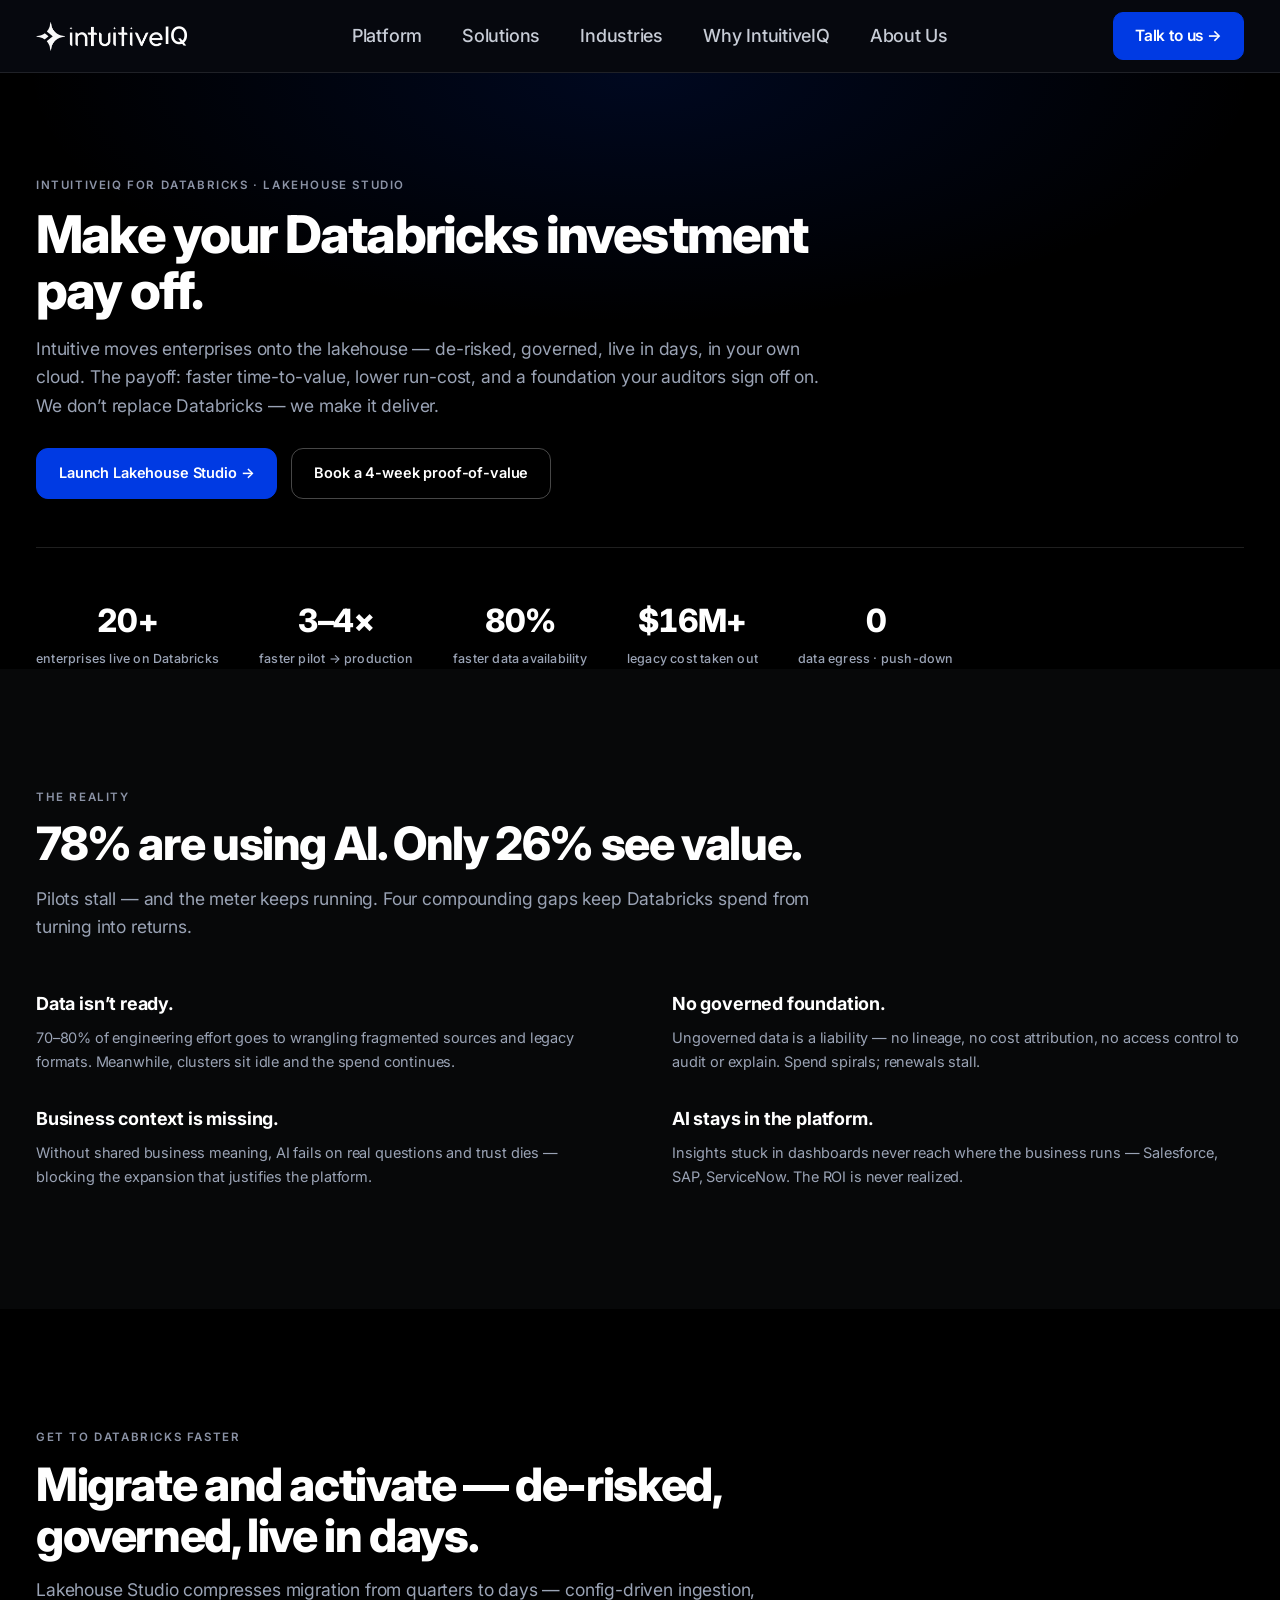
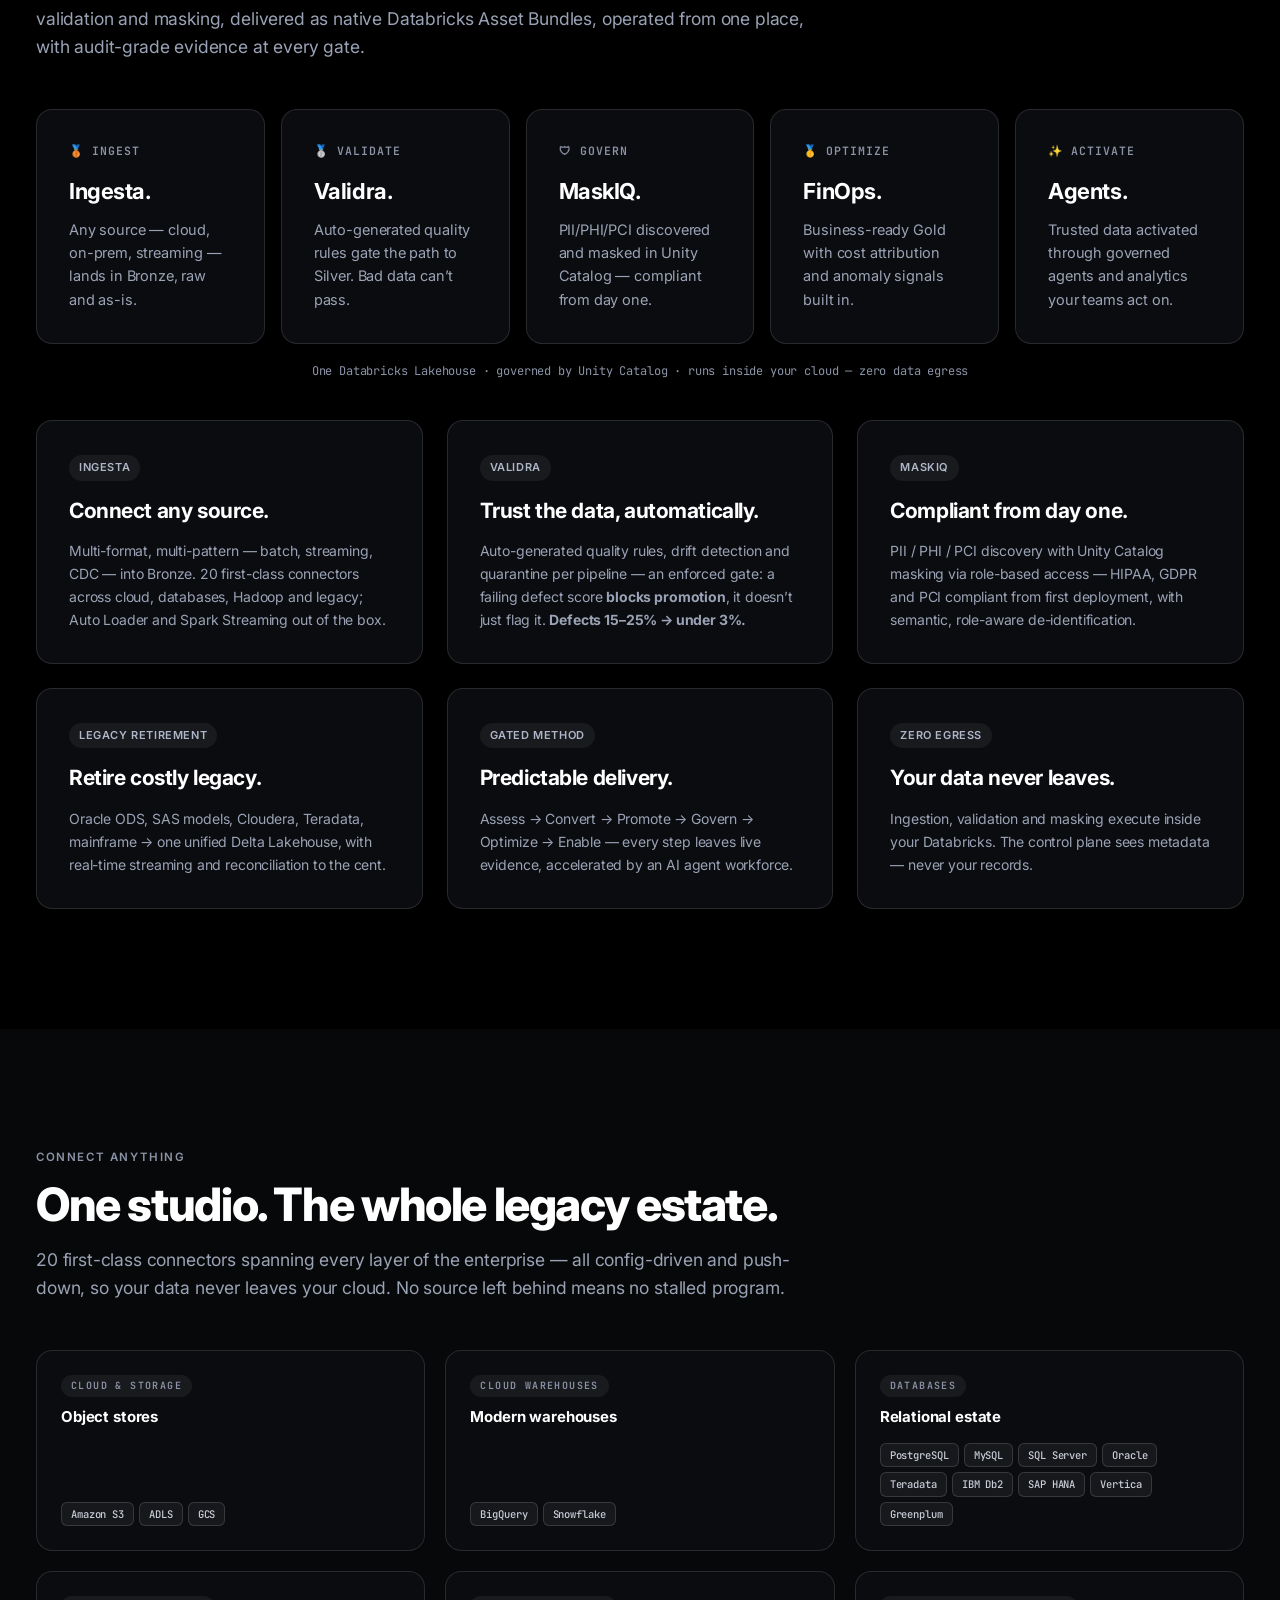
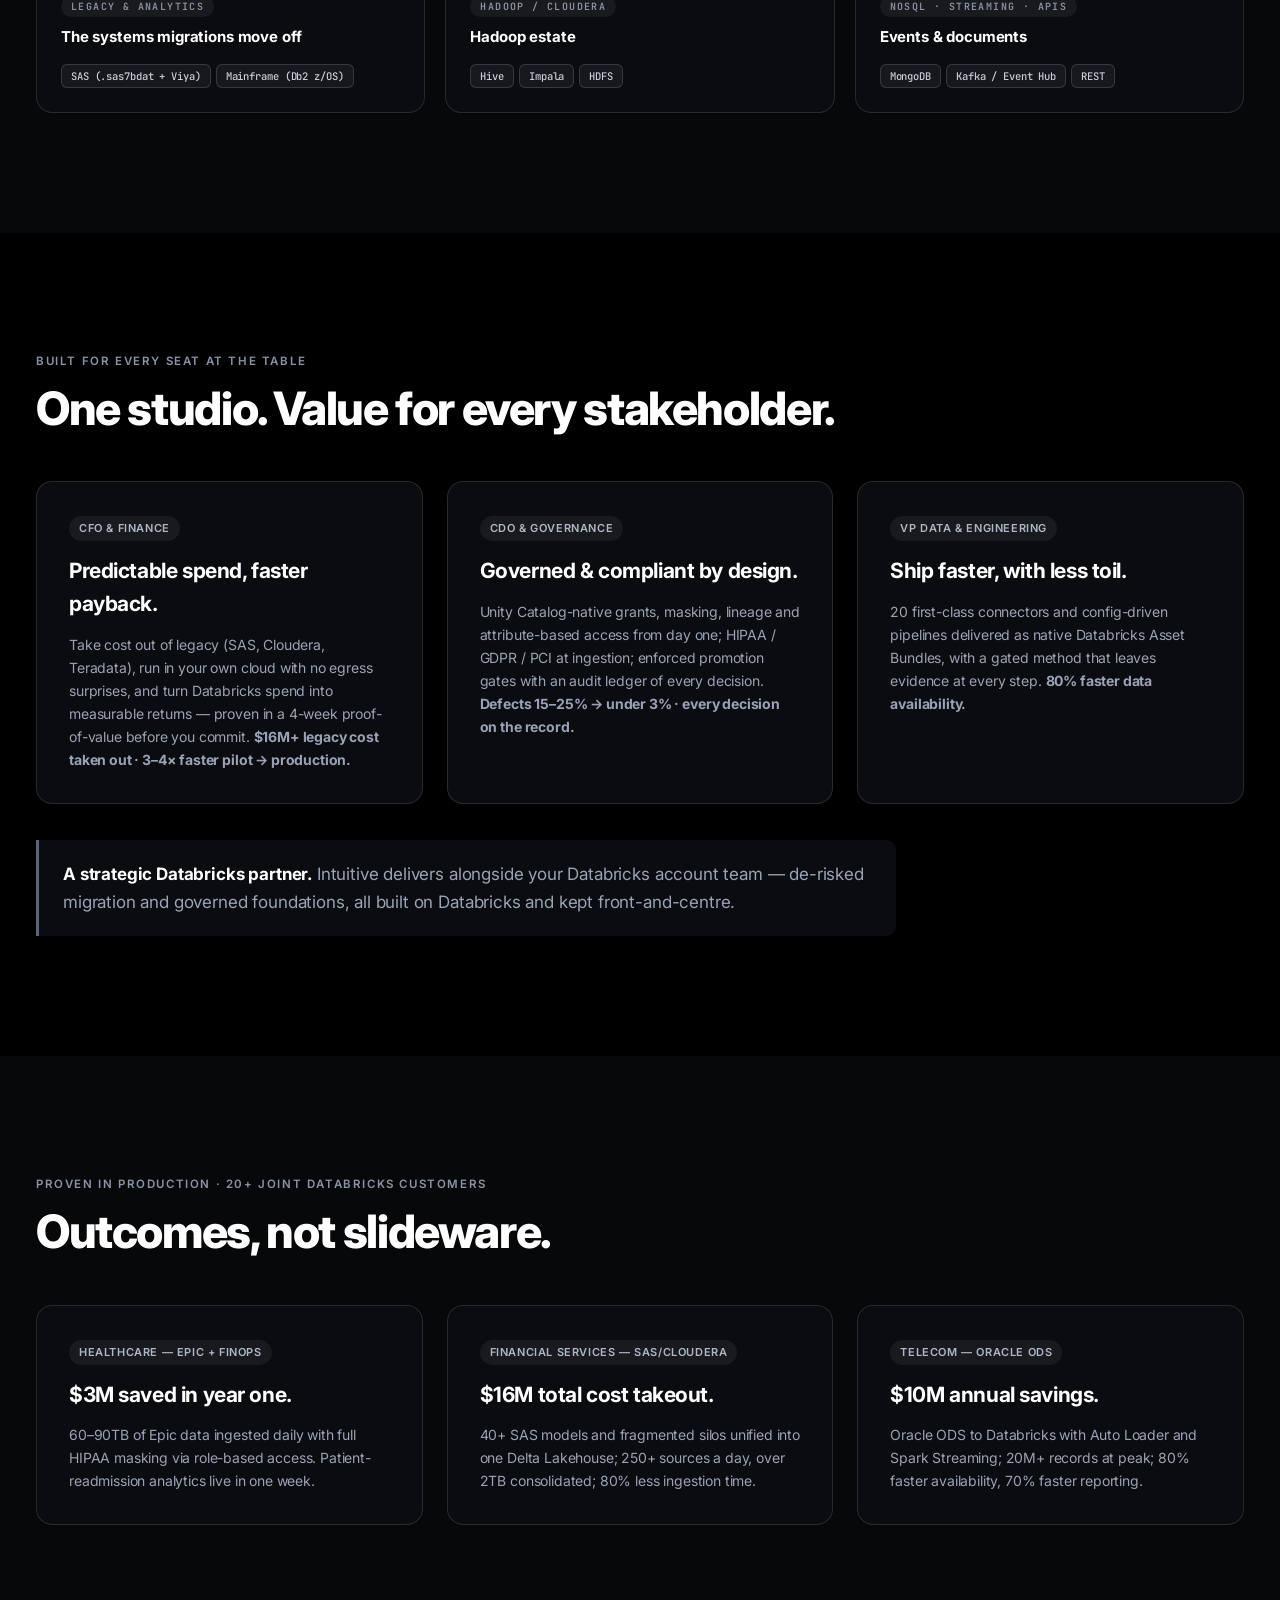
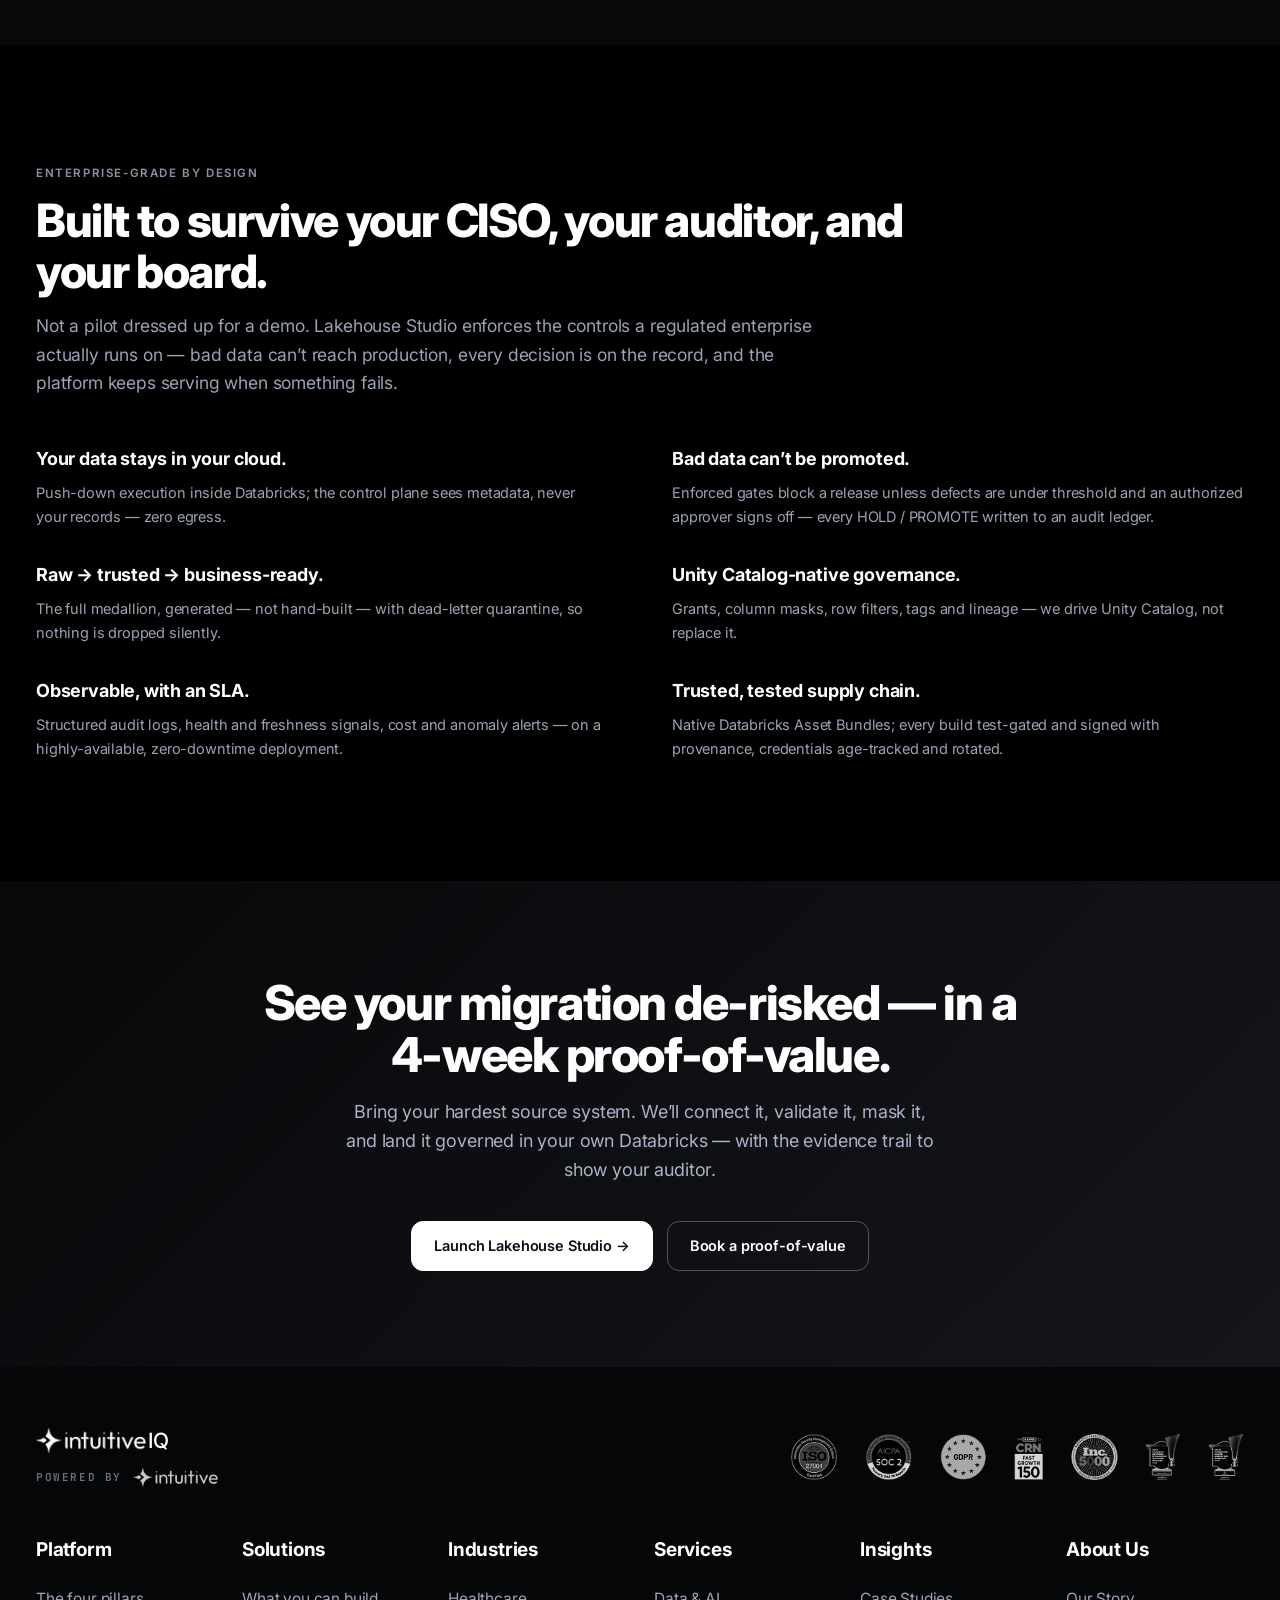
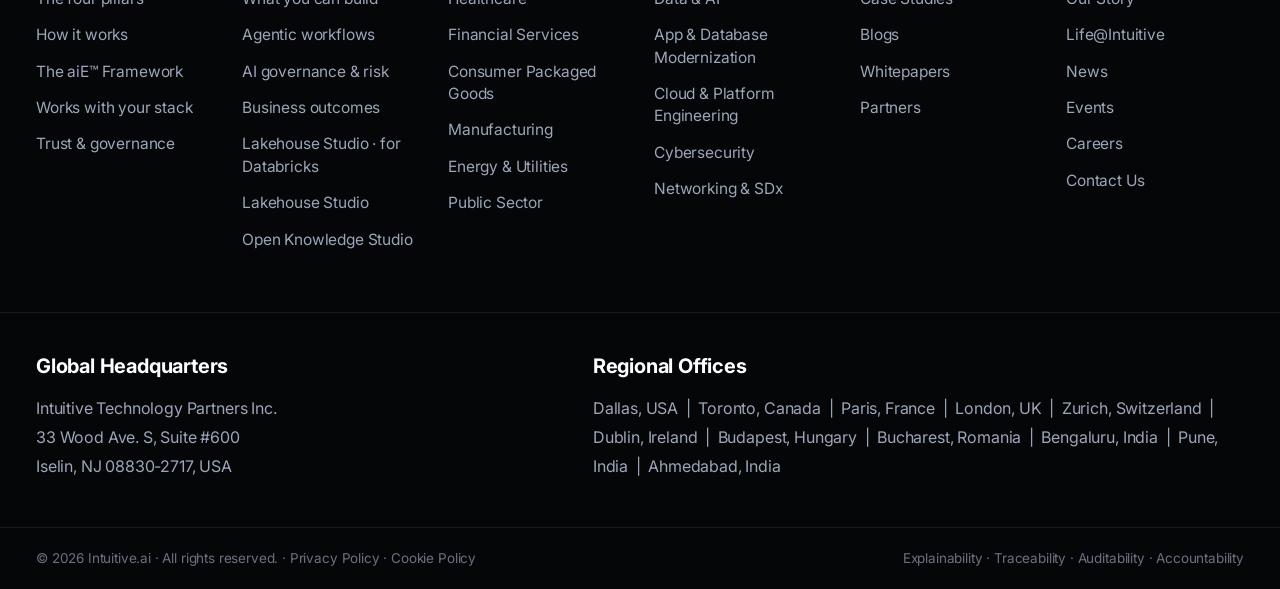
<file: lakehouse/index.html>
<!DOCTYPE html>
<html lang="en">
<head>
  <meta charset="utf-8" />
  <meta name="viewport" content="width=device-width, initial-scale=1" />
  <title>Lakehouse Studio | IntuitiveIQ for Databricks</title>
  <meta name="description" content="Lakehouse Studio by IntuitiveIQ — migrate to Databricks de-risked, governed, live in days. Config-driven ingestion, enforced data quality, Unity Catalog masking, zero data egress. 20+ enterprises live." />
  <meta property="og:title" content="Lakehouse Studio | IntuitiveIQ for Databricks" />
  <meta property="og:description" content="Make your Databricks investment pay off — migrate and activate, de-risked and governed, live in days." />
  <link rel="canonical" href="https://intuitiveiq.ai/lakehouse/" />
  <link rel="icon" type="image/png" href="/assets/intuitive-favicon.ico" />
  <link rel="preconnect" href="https://fonts.googleapis.com">
  <link rel="preconnect" href="https://fonts.gstatic.com" crossorigin>
  <link href="https://fonts.googleapis.com/css2?family=Inter:wght@400;500;600;700;800&family=JetBrains+Mono:wght@500&display=swap" rel="stylesheet">
  <link href="https://api.fontshare.com/v2/css?f[]=satoshi@400,500,700,900&display=swap" rel="stylesheet">
  <link rel="stylesheet" href="/styles.css?v=20260612a" />
</head>
<body>

<header class="nav">
  <div class="nav-inner">
    <div class="brand"><a href="/" class="brand-mark" title="IntuitiveIQ — home" style="color:#fff;text-decoration:none"><img src="/assets/intuitive-logo.png?v=2" class="intuitive-logo-img" alt="intuitive" /><span class="brand-iq">IQ</span></a></div>
    <template id="intuitive-svg-fallback">
      <svg class="intuitive-logo" viewBox="0 0 480 100" aria-label="intuitive">
        <path d="M 50 3 L 53 43 L 56 47 L 96 50 L 56 53 L 53 57 L 50 97 L 47 57 L 44 53 L 4 50 L 44 47 L 47 43 Z" fill="currentColor"/>
        <path d="M 134 12 L 136 22 L 146 24 L 136 26 L 134 36 L 132 26 L 122 24 L 132 22 Z" fill="currentColor"/>
        <path d="M 252 8 L 253 14 L 259 15 L 253 16 L 252 22 L 251 16 L 245 15 L 251 14 Z" fill="currentColor"/>
        <text x="118" y="82" font-family="Inter, system-ui, sans-serif" font-weight="600" font-size="76" letter-spacing="-3" fill="currentColor">intuitive</text>
      </svg>
    </template>
    <nav class="nav-links">
      <div class="nav-item"><a href="/platform.html">Platform</a>
        <div class="nav-drop">
          <div class="mega-inner">
            <div class="mega-left">
              <h3>Platform</h3>
              <p>The Decision Intelligence Engine — four pillars, one governed lifecycle, live on the stack you already run.</p>
            </div>
            <div class="mega-links">
              <a href="/platform.html#platform">The four pillars</a>
              <a href="/platform.html#how">How it works</a>
              <a href="/platform.html#stack">Works with your stack</a>
              <a href="/platform.html#trust">Trust &amp; governance</a>
            </div>
          </div>
        </div>
      </div>
      <div class="nav-item"><a href="/solutions.html">Solutions</a>
        <div class="nav-drop">
          <div class="mega-inner">
            <div class="mega-left">
              <h3>Solutions</h3>
              <p>From trusted assistants to governed digital workers — and the business outcomes they deliver.</p>
            </div>
            <div class="mega-links">
              <a href="/solutions.html#build">What you can build</a>
              <a href="/solutions.html#agentic-workflows">Agentic business workflows</a>
              <a href="/solutions.html#governance">AI governance &amp; risk</a>
              <a href="/solutions.html#outcomes">Business outcomes</a>
              <a href="/lakehouse/">Lakehouse Studio · for Databricks</a>
            </div>
          </div>
        </div>
      </div>
      <div class="nav-item"><a href="/industries.html">Industries</a>
        <div class="nav-drop">
          <div class="mega-inner">
            <div class="mega-left">
              <h3>Industries</h3>
              <p>Pre-built business vocabularies and AI playbooks — delivered through the aiE™ adoption model.</p>
            </div>
            <div class="mega-links">
              <a href="/industries.html#healthcare">Healthcare</a>
              <a href="/industries.html#financial-services">Financial Services</a>
              <a href="/industries.html#cpg">Consumer Packaged Goods</a>
              <a href="/industries.html#manufacturing">Manufacturing</a>
              <a href="/industries.html#energy">Energy &amp; Utilities</a>
              <a href="/industries.html#public-sector">Public Sector</a>
            </div>
          </div>
        </div>
      </div>
      <div class="nav-item"><a href="/company.html">Why IntuitiveIQ</a>
        <div class="nav-drop">
          <div class="mega-inner">
            <div class="mega-left">
              <h3>Why IntuitiveIQ</h3>
              <p>Owned intelligence — engineered by Intuitive, delivered through the aiE™ Framework.</p>
            </div>
            <div class="mega-links">
              <a href="/company.html#moat">What makes us different</a>
              <a href="/company.html#company">Engineered by Intuitive</a>
              <a href="/platform.html#aie">The aiE™ Framework</a>
              <a href="/index.html#boardroom-test">The 90-second boardroom test</a>
            </div>
          </div>
        </div>
      </div>
      <div class="nav-item"><a href="https://intuitive.ai/about-us/our-story/" target="_blank" rel="noopener">About Us</a>
        <div class="nav-drop">
          <div class="mega-inner">
            <div class="mega-left">
              <h3>About Us</h3>
              <p>We are an AI-first innovation and engineering company delivering engineering breakthroughs.</p>
            </div>
            <div class="mega-links">
              <a href="https://intuitive.ai/about-us/our-story/" target="_blank" rel="noopener">Our Story</a>
              <a href="https://intuitive.ai/about-us/events/" target="_blank" rel="noopener">Events</a>
              <a href="https://intuitive.ai/about-us/life-at-intuitive/" target="_blank" rel="noopener">Life@Intuitive</a>
              <a href="https://intuitive.ai/careers/" target="_blank" rel="noopener">Careers</a>
              <a href="https://intuitive.ai/about-us/news/" target="_blank" rel="noopener">News</a>
            </div>
          </div>
        </div>
      </div>
    </nav>
    <button class="nav-burger" aria-label="Menu" aria-expanded="false">☰</button>
    <div class="nav-cta">
      <a href="mailto:hello@intuitive.ai?subject=IntuitiveIQ" class="btn btn-primary">Talk to us →</a>
    </div>
  </div>
</header>

<!-- ── Page hero ─────────────────────────────────────────────────────── -->
<section class="page-hero">
  <div class="container">
    <p class="eyebrow">IntuitiveIQ for Databricks · Lakehouse Studio</p>
    <h1 class="page-title">Make your Databricks investment pay off.</h1>
    <p class="section-sub" style="margin-bottom:28px">Intuitive moves enterprises onto the lakehouse — de-risked, governed, live in days, in your own cloud. The payoff: faster time-to-value, lower run-cost, and a foundation your auditors sign off on. We don&rsquo;t replace Databricks — we make it deliver.</p>
    <div class="hero-actions" style="justify-content:flex-start;margin-bottom:48px">
      <a href="https://lakehouse.semantixiq.ai/app" class="btn btn-primary lg">Launch Lakehouse Studio →</a>
      <a href="mailto:hello@intuitive.ai?subject=Lakehouse%20Studio%20—%204-week%20proof-of-value" class="btn btn-ghost lg">Book a 4-week proof-of-value</a>
    </div>
    <div class="hero-meta" style="justify-content:flex-start;gap:40px">
      <div><b>20+</b><span>enterprises live on Databricks</span></div>
      <div><b>3–4×</b><span>faster pilot → production</span></div>
      <div><b>80%</b><span>faster data availability</span></div>
      <div><b>$16M+</b><span>legacy cost taken out</span></div>
      <div><b>0</b><span>data egress · push-down</span></div>
    </div>
  </div>
</section>

<!-- ── The reality ───────────────────────────────────────────────────── -->
<section id="reality" class="section section-alt">
  <div class="container">
    <p class="eyebrow">The reality</p>
    <h2 class="section-title">78% are using AI. Only 26% see value.</h2>
    <p class="section-sub">Pilots stall — and the meter keeps running. Four compounding gaps keep Databricks spend from turning into returns.</p>
    <div class="trust-grid">
      <div>
        <h4>Data isn&rsquo;t ready.</h4>
        <p>70–80% of engineering effort goes to wrangling fragmented sources and legacy formats. Meanwhile, clusters sit idle and the spend continues.</p>
      </div>
      <div>
        <h4>No governed foundation.</h4>
        <p>Ungoverned data is a liability — no lineage, no cost attribution, no access control to audit or explain. Spend spirals; renewals stall.</p>
      </div>
      <div>
        <h4>Business context is missing.</h4>
        <p>Without shared business meaning, AI fails on real questions and trust dies — blocking the expansion that justifies the platform.</p>
      </div>
      <div>
        <h4>AI stays in the platform.</h4>
        <p>Insights stuck in dashboards never reach where the business runs — Salesforce, SAP, ServiceNow. The ROI is never realized.</p>
      </div>
    </div>
  </div>
</section>

<!-- ── Migrate & activate ────────────────────────────────────────────── -->
<section id="migrate" class="section">
  <div class="container">
    <p class="eyebrow">Get to Databricks faster</p>
    <h2 class="section-title">Migrate and activate — de-risked, governed, live in days.</h2>
    <p class="section-sub">Lakehouse Studio compresses migration from quarters to days — config-driven ingestion, validation and masking, delivered as native Databricks Asset Bundles, operated from one place, with audit-grade evidence at every gate.</p>

    <div class="flow six" style="grid-template-columns:repeat(5,1fr)">
      <div class="flow-step"><div class="flow-num">🥉 INGEST</div><h3>Ingesta.</h3><p>Any source — cloud, on-prem, streaming — lands in Bronze, raw and as-is.</p></div>
      <div class="flow-step"><div class="flow-num">🥈 VALIDATE</div><h3>Validra.</h3><p>Auto-generated quality rules gate the path to Silver. Bad data can&rsquo;t pass.</p></div>
      <div class="flow-step"><div class="flow-num">🛡 GOVERN</div><h3>MaskIQ.</h3><p>PII/PHI/PCI discovered and masked in Unity Catalog — compliant from day one.</p></div>
      <div class="flow-step"><div class="flow-num">🥇 OPTIMIZE</div><h3>FinOps.</h3><p>Business-ready Gold with cost attribution and anomaly signals built in.</p></div>
      <div class="flow-step"><div class="flow-num">✨ ACTIVATE</div><h3>Agents.</h3><p>Trusted data activated through governed agents and analytics your teams act on.</p></div>
    </div>
    <p style="font-family:var(--font-mono);font-size:12px;color:#8b93a6;margin:18px 0 0;text-align:center">One Databricks Lakehouse · governed by Unity Catalog · runs inside your cloud — zero data egress</p>

    <div class="cases" style="margin-top:40px">
      <div class="case-card">
        <div class="case-tag">Ingesta</div>
        <h3>Connect any source.</h3>
        <p>Multi-format, multi-pattern — batch, streaming, CDC — into Bronze. 20 first-class connectors across cloud, databases, Hadoop and legacy; Auto Loader and Spark Streaming out of the box.</p>
      </div>
      <div class="case-card">
        <div class="case-tag">Validra</div>
        <h3>Trust the data, automatically.</h3>
        <p>Auto-generated quality rules, drift detection and quarantine per pipeline — an enforced gate: a failing defect score <b>blocks promotion</b>, it doesn&rsquo;t just flag it. <b>Defects 15–25% → under 3%.</b></p>
      </div>
      <div class="case-card">
        <div class="case-tag">MaskIQ</div>
        <h3>Compliant from day one.</h3>
        <p>PII / PHI / PCI discovery with Unity Catalog masking via role-based access — HIPAA, GDPR and PCI compliant from first deployment, with semantic, role-aware de-identification.</p>
      </div>
      <div class="case-card">
        <div class="case-tag">Legacy retirement</div>
        <h3>Retire costly legacy.</h3>
        <p>Oracle ODS, SAS models, Cloudera, Teradata, mainframe → one unified Delta Lakehouse, with real-time streaming and reconciliation to the cent.</p>
      </div>
      <div class="case-card">
        <div class="case-tag">Gated method</div>
        <h3>Predictable delivery.</h3>
        <p>Assess → Convert → Promote → Govern → Optimize → Enable — every step leaves live evidence, accelerated by an AI agent workforce.</p>
      </div>
      <div class="case-card">
        <div class="case-tag">Zero egress</div>
        <h3>Your data never leaves.</h3>
        <p>Ingestion, validation and masking execute inside your Databricks. The control plane sees metadata — never your records.</p>
      </div>
    </div>
  </div>
</section>

<!-- ── Connectors ────────────────────────────────────────────────────── -->
<section id="connectors" class="section section-alt">
  <div class="container">
    <p class="eyebrow">Connect anything</p>
    <h2 class="section-title">One studio. The whole legacy estate.</h2>
    <p class="section-sub">20 first-class connectors spanning every layer of the enterprise — all config-driven and push-down, so your data never leaves your cloud. No source left behind means no stalled program.</p>
    <div class="stack-grid">
      <div class="stack-card"><span class="stack-cat">Cloud &amp; storage</span><h4>Object stores</h4><div class="stack-pills"><span>Amazon S3</span><span>ADLS</span><span>GCS</span></div></div>
      <div class="stack-card"><span class="stack-cat">Cloud warehouses</span><h4>Modern warehouses</h4><div class="stack-pills"><span>BigQuery</span><span>Snowflake</span></div></div>
      <div class="stack-card"><span class="stack-cat">Databases</span><h4>Relational estate</h4><div class="stack-pills"><span>PostgreSQL</span><span>MySQL</span><span>SQL Server</span><span>Oracle</span><span>Teradata</span><span>IBM Db2</span><span>SAP HANA</span><span>Vertica</span><span>Greenplum</span></div></div>
      <div class="stack-card"><span class="stack-cat">Legacy &amp; analytics</span><h4>The systems migrations move off</h4><div class="stack-pills"><span>SAS (.sas7bdat + Viya)</span><span>Mainframe (Db2 z/OS)</span></div></div>
      <div class="stack-card"><span class="stack-cat">Hadoop / Cloudera</span><h4>Hadoop estate</h4><div class="stack-pills"><span>Hive</span><span>Impala</span><span>HDFS</span></div></div>
      <div class="stack-card"><span class="stack-cat">NoSQL · streaming · APIs</span><h4>Events &amp; documents</h4><div class="stack-pills"><span>MongoDB</span><span>Kafka / Event Hub</span><span>REST</span></div></div>
    </div>
  </div>
</section>

<!-- ── Stakeholders ──────────────────────────────────────────────────── -->
<section id="stakeholders" class="section">
  <div class="container">
    <p class="eyebrow">Built for every seat at the table</p>
    <h2 class="section-title">One studio. Value for every stakeholder.</h2>
    <div class="cases">
      <div class="case-card">
        <div class="case-tag">CFO &amp; Finance</div>
        <h3>Predictable spend, faster payback.</h3>
        <p>Take cost out of legacy (SAS, Cloudera, Teradata), run in your own cloud with no egress surprises, and turn Databricks spend into measurable returns — proven in a 4-week proof-of-value before you commit. <b>$16M+ legacy cost taken out · 3–4× faster pilot → production.</b></p>
      </div>
      <div class="case-card">
        <div class="case-tag">CDO &amp; Governance</div>
        <h3>Governed &amp; compliant by design.</h3>
        <p>Unity Catalog-native grants, masking, lineage and attribute-based access from day one; HIPAA / GDPR / PCI at ingestion; enforced promotion gates with an audit ledger of every decision. <b>Defects 15–25% → under 3% · every decision on the record.</b></p>
      </div>
      <div class="case-card">
        <div class="case-tag">VP Data &amp; Engineering</div>
        <h3>Ship faster, with less toil.</h3>
        <p>20 first-class connectors and config-driven pipelines delivered as native Databricks Asset Bundles, with a gated method that leaves evidence at every step. <b>80% faster data availability.</b></p>
      </div>
    </div>
    <p class="solution-line" style="margin-top:36px"><b>A strategic Databricks partner.</b> Intuitive delivers alongside your Databricks account team — de-risked migration and governed foundations, all built on Databricks and kept front-and-centre.</p>
  </div>
</section>

<!-- ── Outcomes ──────────────────────────────────────────────────────── -->
<section id="outcomes" class="section section-alt">
  <div class="container">
    <p class="eyebrow">Proven in production · 20+ joint Databricks customers</p>
    <h2 class="section-title">Outcomes, not slideware.</h2>
    <div class="cases">
      <div class="case-card">
        <div class="case-tag">Healthcare — Epic + FinOps</div>
        <h3>$3M saved in year one.</h3>
        <p>60–90TB of Epic data ingested daily with full HIPAA masking via role-based access. Patient-readmission analytics live in one week.</p>
      </div>
      <div class="case-card">
        <div class="case-tag">Financial Services — SAS/Cloudera</div>
        <h3>$16M total cost takeout.</h3>
        <p>40+ SAS models and fragmented silos unified into one Delta Lakehouse; 250+ sources a day, over 2TB consolidated; 80% less ingestion time.</p>
      </div>
      <div class="case-card">
        <div class="case-tag">Telecom — Oracle ODS</div>
        <h3>$10M annual savings.</h3>
        <p>Oracle ODS to Databricks with Auto Loader and Spark Streaming; 20M+ records at peak; 80% faster availability, 70% faster reporting.</p>
      </div>
    </div>
  </div>
</section>

<!-- ── Enterprise-grade ──────────────────────────────────────────────── -->
<section id="grade" class="section">
  <div class="container">
    <p class="eyebrow">Enterprise-grade by design</p>
    <h2 class="section-title">Built to survive your CISO, your auditor, and your board.</h2>
    <p class="section-sub">Not a pilot dressed up for a demo. Lakehouse Studio enforces the controls a regulated enterprise actually runs on — bad data can&rsquo;t reach production, every decision is on the record, and the platform keeps serving when something fails.</p>
    <div class="trust-grid">
      <div><h4>Your data stays in your cloud.</h4><p>Push-down execution inside Databricks; the control plane sees metadata, never your records — zero egress.</p></div>
      <div><h4>Bad data can&rsquo;t be promoted.</h4><p>Enforced gates block a release unless defects are under threshold and an authorized approver signs off — every HOLD / PROMOTE written to an audit ledger.</p></div>
      <div><h4>Raw → trusted → business-ready.</h4><p>The full medallion, generated — not hand-built — with dead-letter quarantine, so nothing is dropped silently.</p></div>
      <div><h4>Unity Catalog-native governance.</h4><p>Grants, column masks, row filters, tags and lineage — we drive Unity Catalog, not replace it.</p></div>
      <div><h4>Observable, with an SLA.</h4><p>Structured audit logs, health and freshness signals, cost and anomaly alerts — on a highly-available, zero-downtime deployment.</p></div>
      <div><h4>Trusted, tested supply chain.</h4><p>Native Databricks Asset Bundles; every build test-gated and signed with provenance, credentials age-tracked and rotated.</p></div>
    </div>
  </div>
</section>

<!-- ── CTA ───────────────────────────────────────────────────────────── -->
<section id="contact" class="section cta">
  <div class="container">
    <h2 class="cta-title">See your migration de-risked — in a 4-week proof-of-value.</h2>
    <p class="cta-sub">Bring your hardest source system. We&rsquo;ll connect it, validate it, mask it, and land it governed in your own Databricks — with the evidence trail to show your auditor.</p>
    <div class="cta-actions">
      <a href="https://lakehouse.semantixiq.ai/app" class="btn btn-primary lg">Launch Lakehouse Studio →</a>
      <a href="mailto:hello@intuitive.ai?subject=Lakehouse%20Studio%20—%20proof-of-value" class="btn btn-ghost lg">Book a proof-of-value</a>
    </div>
  </div>
</section>

<footer class="footer">
  <div class="container footer-top">
    <div class="footer-top-brand">
      <a href="/" class="brand-mark" style="color:#fff;text-decoration:none"><img src="/assets/intuitive-logo.png?v=2" class="intuitive-logo-img" alt="intuitive" /><span class="brand-iq">IQ</span></a>
      <a href="https://intuitive.ai" target="_blank" rel="noopener" class="powered-by-intuitive">
        <span>Powered by</span>
        <img src="/assets/intuitive-logo.png?v=2" alt="Intuitive — intuitive.ai" />
      </a>
    </div>
    <img class="footer-certs" src="/assets/img/certifications.png" alt="ISO 27001 · AICPA SOC 2 · GDPR · CRN Fast Growth 150 · Inc 5000" loading="lazy" />
  </div>

  <div class="container footer-cols-grid">
    <div>
      <h5>Platform</h5>
      <a href="/platform.html#platform">The four pillars</a>
      <a href="/platform.html#how">How it works</a>
      <a href="/platform.html#aie">The aiE™ Framework</a>
      <a href="/platform.html#stack">Works with your stack</a>
      <a href="/platform.html#trust">Trust &amp; governance</a>
    </div>
    <div>
      <h5>Solutions</h5>
      <a href="/solutions.html#build">What you can build</a>
      <a href="/solutions.html#agentic-workflows">Agentic workflows</a>
      <a href="/solutions.html#governance">AI governance &amp; risk</a>
      <a href="/solutions.html#outcomes">Business outcomes</a>
              <a href="/lakehouse/">Lakehouse Studio · for Databricks</a>
      <a href="/lakehouse/">Lakehouse Studio</a>
        <a href="https://app.semantixiq.ai/app">Open Knowledge Studio</a>
    </div>
    <div>
      <h5>Industries</h5>
      <a href="/industries.html#healthcare">Healthcare</a>
      <a href="/industries.html#financial-services">Financial Services</a>
      <a href="/industries.html#cpg">Consumer Packaged Goods</a>
      <a href="/industries.html#manufacturing">Manufacturing</a>
      <a href="/industries.html#energy">Energy &amp; Utilities</a>
      <a href="/industries.html#public-sector">Public Sector</a>
    </div>
    <div>
      <h5>Services</h5>
      <a href="https://intuitive.ai/services/data-and-ai/" target="_blank" rel="noopener">Data &amp; AI</a>
      <a href="https://intuitive.ai/services/app-and-db-modernization/" target="_blank" rel="noopener">App &amp; Database Modernization</a>
      <a href="https://intuitive.ai/services/cloud-platform-engineering/" target="_blank" rel="noopener">Cloud &amp; Platform Engineering</a>
      <a href="https://intuitive.ai/services/cybersecurity/" target="_blank" rel="noopener">Cybersecurity</a>
      <a href="https://intuitive.ai/services/networking-and-sdx/" target="_blank" rel="noopener">Networking &amp; SDx</a>
    </div>
    <div>
      <h5>Insights</h5>
      <a href="https://intuitive.ai/insights/case-studies/" target="_blank" rel="noopener">Case Studies</a>
      <a href="https://intuitive.ai/insights/blog/" target="_blank" rel="noopener">Blogs</a>
      <a href="https://intuitive.ai/insights/whitepapers/" target="_blank" rel="noopener">Whitepapers</a>
      <a href="https://intuitive.ai/partners/" target="_blank" rel="noopener">Partners</a>
    </div>
    <div>
      <h5>About Us</h5>
      <a href="https://intuitive.ai/about-us/our-story/" target="_blank" rel="noopener">Our Story</a>
      <a href="https://intuitive.ai/about-us/life-at-intuitive/" target="_blank" rel="noopener">Life@Intuitive</a>
      <a href="https://intuitive.ai/about-us/news/" target="_blank" rel="noopener">News</a>
      <a href="https://intuitive.ai/about-us/events/" target="_blank" rel="noopener">Events</a>
      <a href="https://intuitive.ai/careers/" target="_blank" rel="noopener">Careers</a>
      <a href="mailto:hello@intuitive.ai?subject=IntuitiveIQ">Contact Us</a>
    </div>
  </div>

  <div class="container footer-hq">
    <div>
      <h5>Global Headquarters</h5>
      <p>Intuitive Technology Partners Inc.<br/>33 Wood Ave. S, Suite #600<br/>Iselin, NJ 08830-2717, USA</p>
    </div>
    <div>
      <h5>Regional Offices</h5>
      <p>Dallas, USA &nbsp;|&nbsp; Toronto, Canada &nbsp;|&nbsp; Paris, France &nbsp;|&nbsp; London, UK &nbsp;|&nbsp; Zurich, Switzerland &nbsp;|&nbsp; Dublin, Ireland &nbsp;|&nbsp; Budapest, Hungary &nbsp;|&nbsp; Bucharest, Romania &nbsp;|&nbsp; Bengaluru, India &nbsp;|&nbsp; Pune, India &nbsp;|&nbsp; Ahmedabad, India</p>
    </div>
  </div>

  <div class="footer-fine">
    <div class="container">
      <span>© 2026 Intuitive.ai · All rights reserved. · <a href="https://intuitive.ai/privacy-policy/" target="_blank" rel="noopener" style="color:#6b7180">Privacy Policy</a> · <a href="https://intuitive.ai/cookie-policy/" target="_blank" rel="noopener" style="color:#6b7180">Cookie Policy</a></span>
      <span>Explainability · Traceability · Auditability · Accountability</span>
    </div>
  </div>
</footer>
<script src="/script.js?v=20260612a" defer></script>
</body>
</html>
</file>
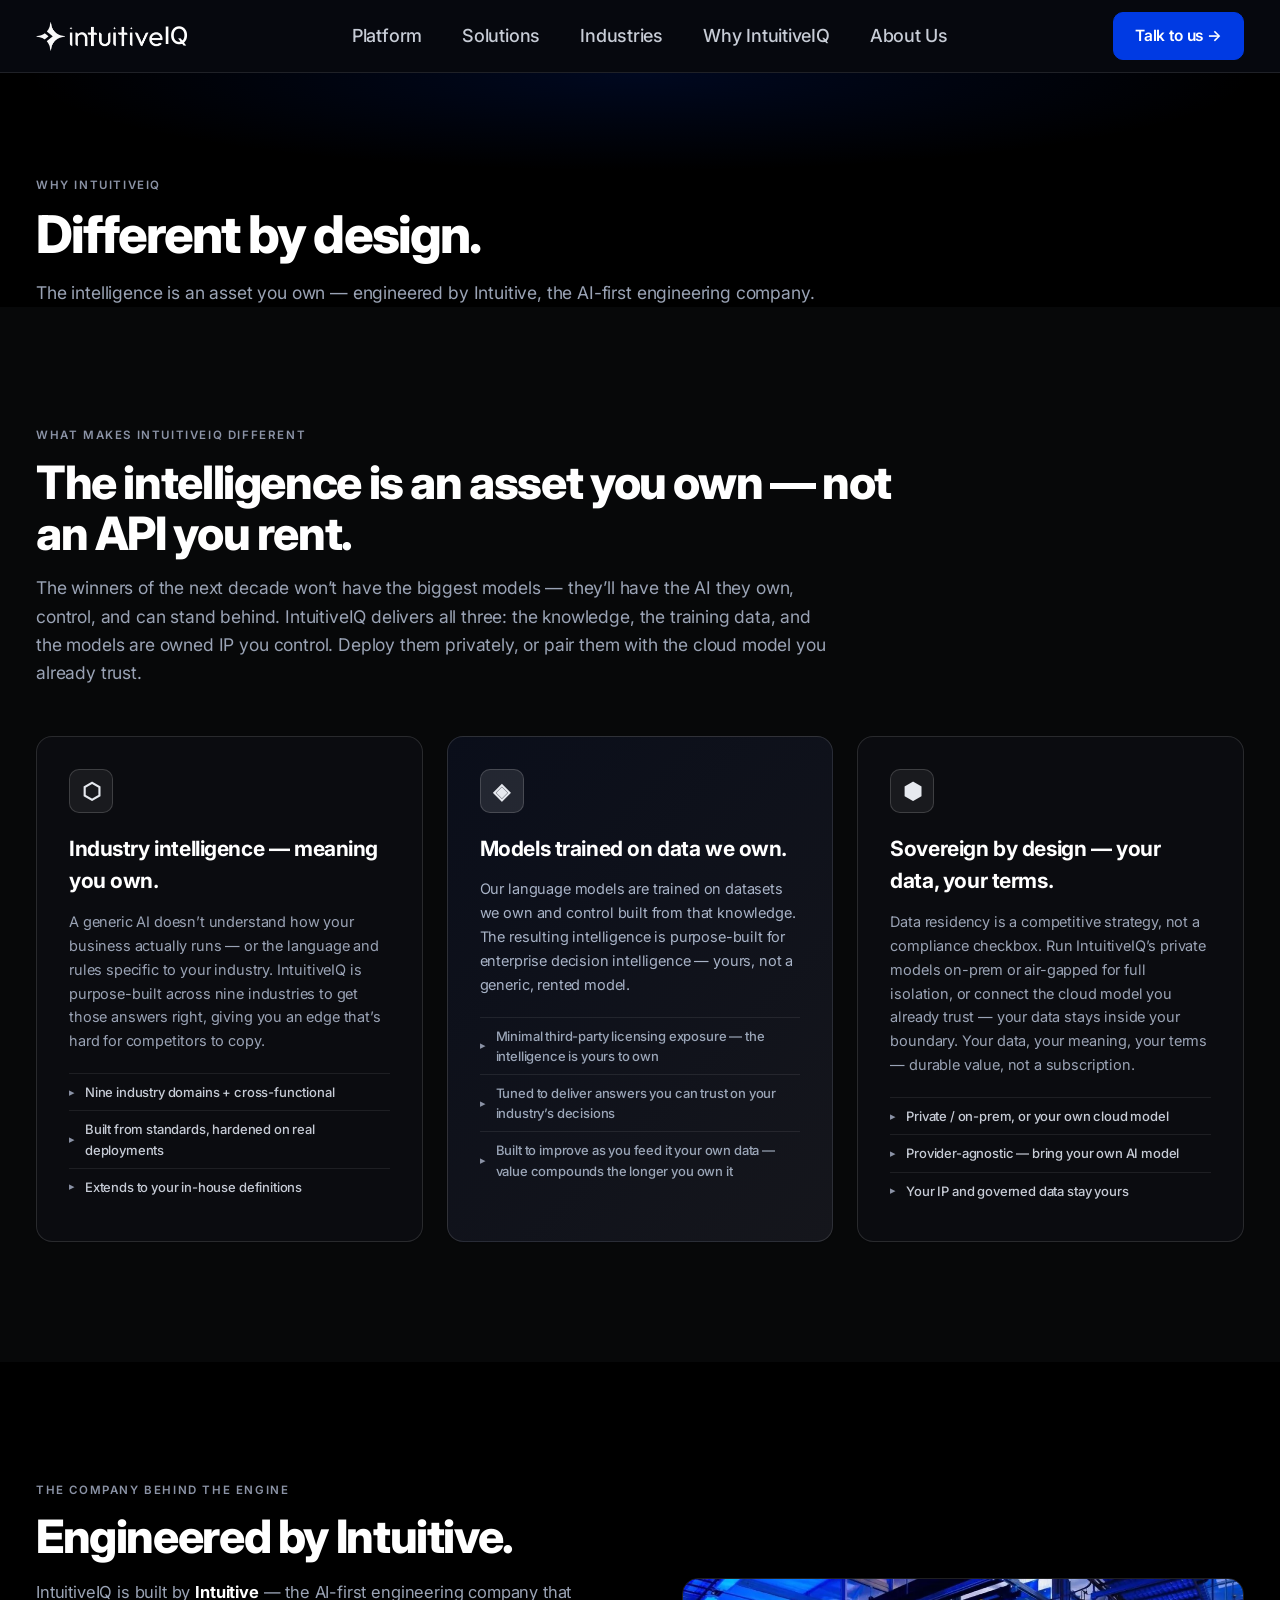
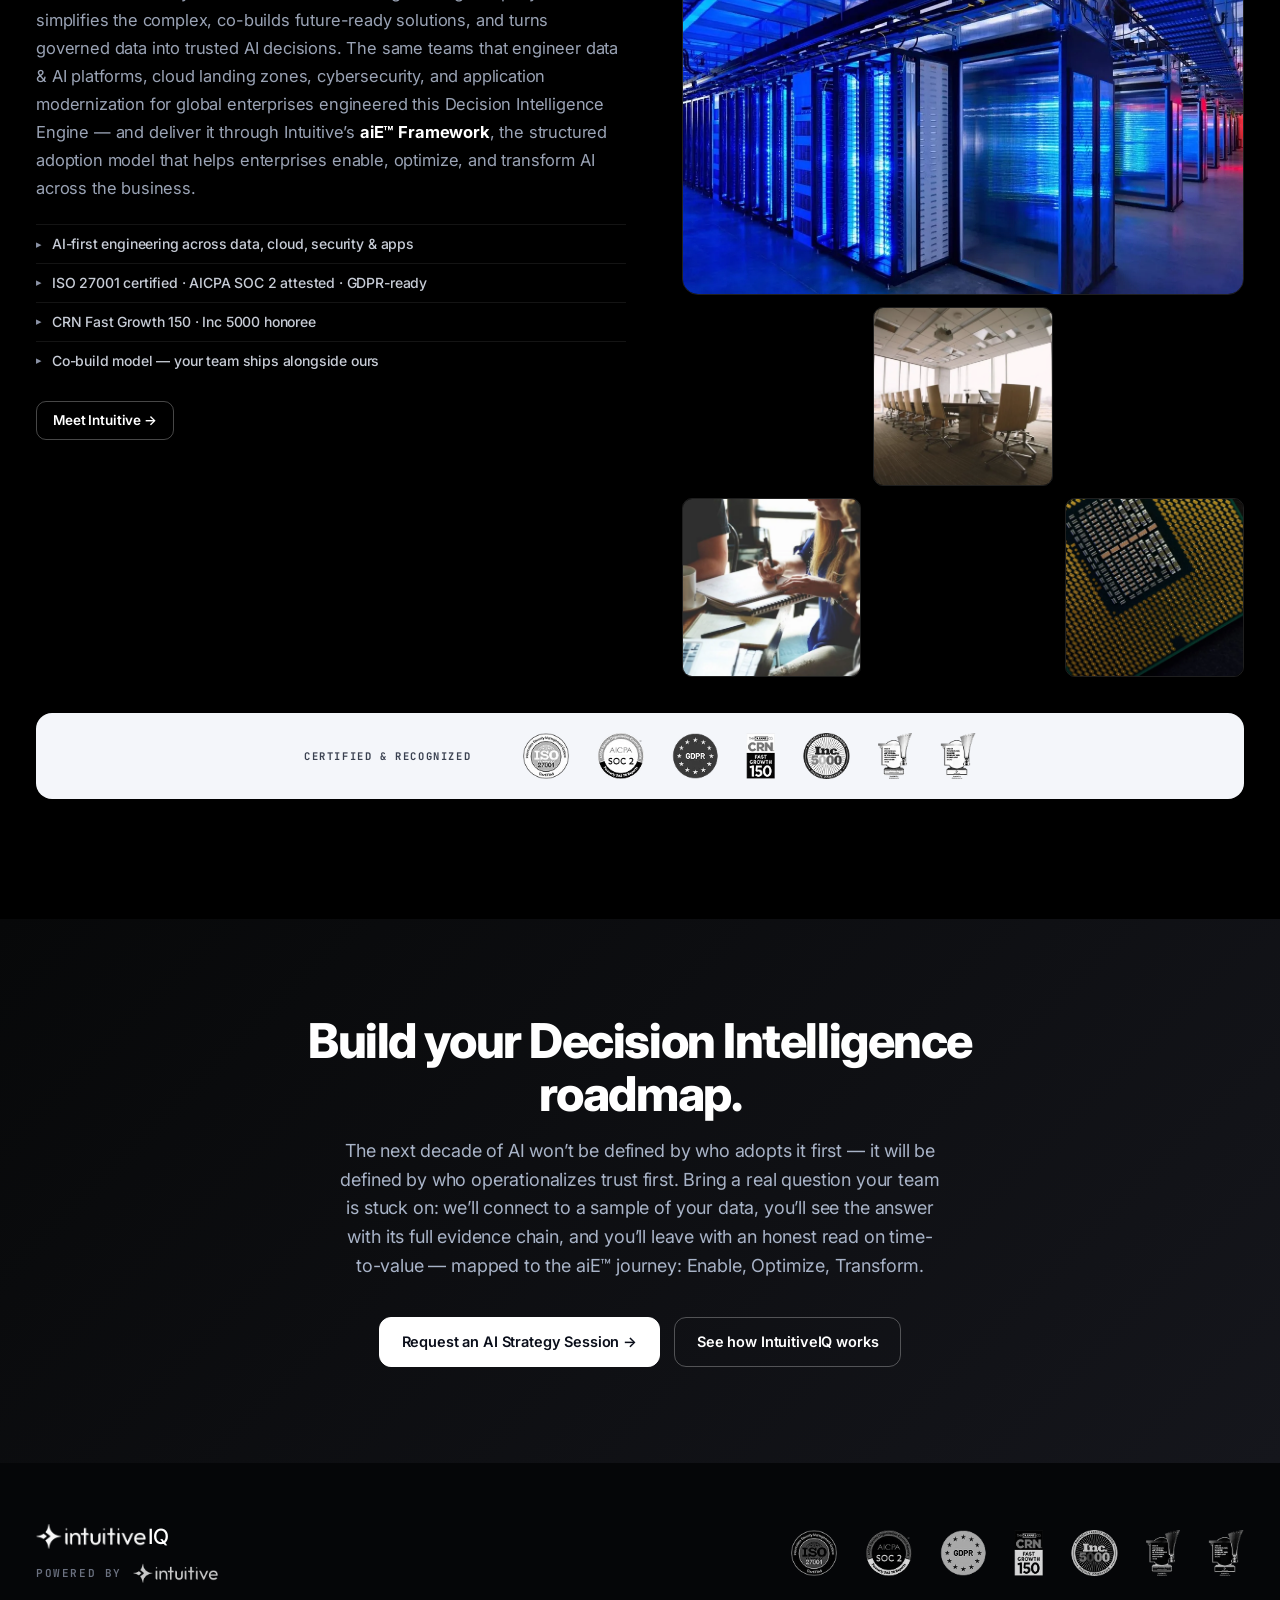
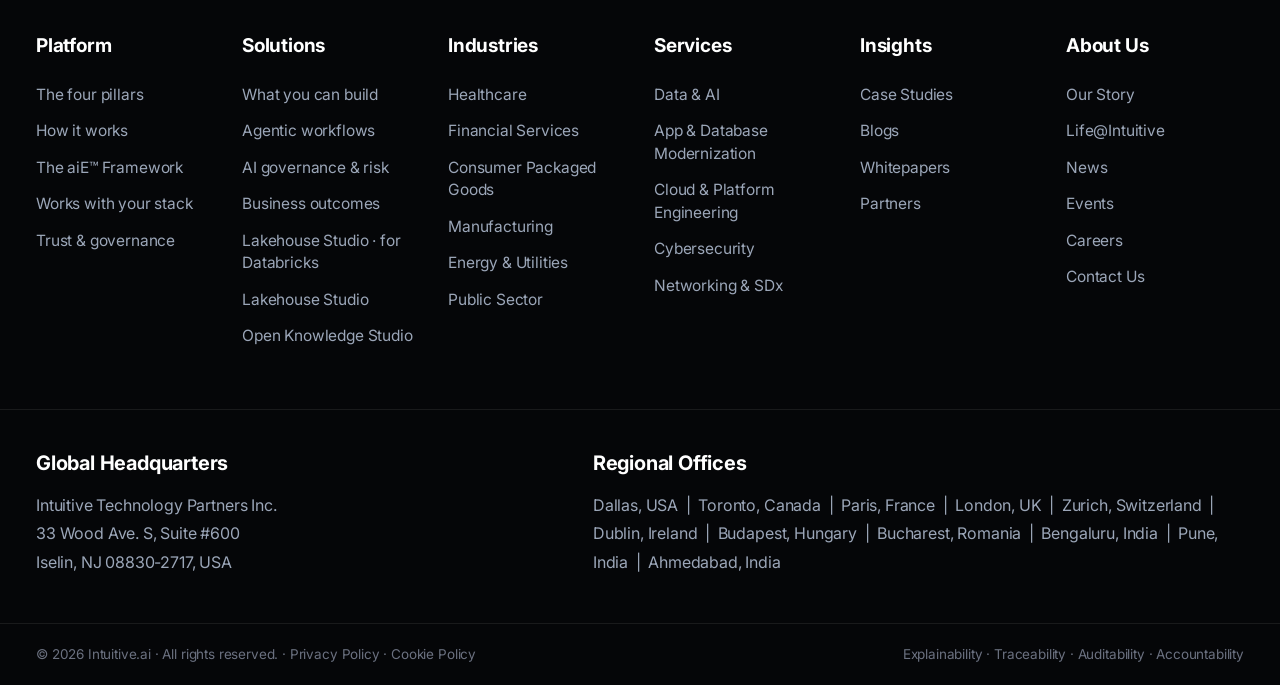
<file: company.html>
<!DOCTYPE html>
<html lang="en">
<head>
  <meta charset="utf-8" />
  <meta name="viewport" content="width=device-width, initial-scale=1" />
  <title>Why IntuitiveIQ | IntuitiveIQ™ — Engineered by Intuitive</title>
  <meta name="description" content="Different by design: IntuitiveIQ is intelligence you own, not an API you rent — engineered by Intuitive, an AI-first company with 14 years and 400+ enterprise programs behind the aiE™ Framework." />
  <meta name="keywords" content="Decision Intelligence Engine, Enterprise AI Platform, Knowledge Fabric, Agentic Orchestration, Multi-Agent AI, Multi-Model AI Governance, AI Governance Platform, Explainable AI, AI Traceability, Enterprise AI Orchestration, Semantic AI Platform, Agentic AI Platform" />
  <meta property="og:title" content="Why IntuitiveIQ — Engineered by Intuitive" />
  <meta property="og:description" content="Different by design: IntuitiveIQ is intelligence you own, not an API you rent — engineered by Intuitive, an AI-first company with 14 years and 400+ enterprise programs behind the aiE™ Framework." />
  <meta property="og:url" content="https://intuitiveiq.ai/company.html" />
  <meta property="og:type" content="website" />
  <link rel="canonical" href="https://intuitiveiq.ai/company.html" />
  <link rel="icon" href="/favicon.ico" sizes="any" />
  <link rel="icon" type="image/png" sizes="32x32" href="/assets/favicon-32.png" />
  <link rel="icon" type="image/png" sizes="16x16" href="/assets/favicon-16.png" />
  <link rel="apple-touch-icon" sizes="180x180" href="/assets/apple-touch-icon.png" />
  <link rel="manifest" href="/site.webmanifest" />
  <meta name="theme-color" content="#0a0e1a" />
  <meta name="color-scheme" content="dark" />
  <link rel="preconnect" href="https://fonts.googleapis.com">
  <link rel="preconnect" href="https://fonts.gstatic.com" crossorigin>
  <link rel="preconnect" href="https://api.fontshare.com" crossorigin>
  <link href="https://fonts.googleapis.com/css2?family=Inter:wght@400;500;600;700;800&family=JetBrains+Mono:wght@500&display=swap" rel="stylesheet">
  <link href="https://api.fontshare.com/v2/css?f[]=satoshi@400,500,700,900&display=swap" rel="stylesheet">
  <link rel="stylesheet" href="styles.css?v=20260612g" />
  <meta property="og:image" content="https://intuitiveiq.ai/assets/og-image.png" />
  <meta property="og:image:width" content="1200" />
  <meta property="og:image:height" content="630" />
  <meta property="og:site_name" content="IntuitiveIQ" />
  <meta name="twitter:card" content="summary_large_image" />
  <meta name="twitter:title" content="Why IntuitiveIQ — Engineered by Intuitive" />
  <meta name="twitter:description" content="Different by design: IntuitiveIQ is intelligence you own, not an API you rent — engineered by Intuitive, an AI-first company with 14 years and 400+ enterprise programs behind the aiE™ Framework." />
  <meta name="twitter:image" content="https://intuitiveiq.ai/assets/og-image.png" />
  <script type="application/ld+json">
{
  "@context": "https://schema.org",
  "@type": "WebPage",
  "name": "Why IntuitiveIQ | IntuitiveIQ\u2122 \u2014 Engineered by Intuitive",
  "url": "https://intuitiveiq.ai/company.html",
  "description": "Different by design: IntuitiveIQ is intelligence you own, not an API you rent \u2014 engineered by Intuitive, an AI-first company with 14 years and 400+ enterprise programs behind the aiE\u2122 Framework.",
  "isPartOf": {
    "@type": "WebSite",
    "name": "IntuitiveIQ",
    "url": "https://intuitiveiq.ai/"
  },
  "publisher": {
    "@type": "Organization",
    "name": "Intuitive",
    "url": "https://intuitive.ai"
  }
}
</script>
</head>
<body>
<a class="skip-link" href="#main">Skip to content</a>

<!-- ── Top nav ──────────────────────────────────────────────────────── -->
<header class="nav">
  <div class="nav-inner">
    <div class="brand"><a href="/" class="brand-mark" title="IntuitiveIQ — home" style="color:#fff;text-decoration:none"><img src="assets/intuitive-logo.png?v=2" class="intuitive-logo-img" alt="intuitive" /><span class="brand-iq">IQ</span></a></div>
    <template id="intuitive-svg-fallback">
      <svg class="intuitive-logo" viewBox="0 0 480 100" aria-label="intuitive">
        <path d="M 50 3 L 53 43 L 56 47 L 96 50 L 56 53 L 53 57 L 50 97 L 47 57 L 44 53 L 4 50 L 44 47 L 47 43 Z" fill="currentColor"/>
        <path d="M 134 12 L 136 22 L 146 24 L 136 26 L 134 36 L 132 26 L 122 24 L 132 22 Z" fill="currentColor"/>
        <path d="M 252 8 L 253 14 L 259 15 L 253 16 L 252 22 L 251 16 L 245 15 L 251 14 Z" fill="currentColor"/>
        <text x="118" y="82" font-family="Inter, system-ui, sans-serif" font-weight="600" font-size="76" letter-spacing="-3" fill="currentColor">intuitive</text>
      </svg>
    </template>
    <nav class="nav-links">
      <div class="nav-item"><a href="platform.html">Platform</a>
        <div class="nav-drop">
          <div class="mega-inner">
            <div class="mega-left">
              <h3>Platform</h3>
              <p>The Decision Intelligence Engine — four pillars, one governed lifecycle, live on the stack you already run.</p>
            </div>
            <div class="mega-links">
              <a href="platform.html#platform">Decision Intelligence Engine</a>
              <a href="platform.html#agents">Agent control plane</a>
              <a href="platform.html#how">How it works</a>
              <a href="platform.html#stack">Works with your stack</a>
              <a href="platform.html#trust">Trust &amp; governance</a>
            </div>
          </div>
        </div>
      </div>
      <div class="nav-item"><a href="solutions.html">Solutions</a>
        <div class="nav-drop">
          <div class="mega-inner">
            <div class="mega-left">
              <h3>Solutions</h3>
              <p>From trusted assistants to governed digital workers — and the business outcomes they deliver.</p>
            </div>
            <div class="mega-links">
              <a href="solutions.html#build">What you can build</a>
              <a href="solutions.html#agentic-workflows">Agentic business workflows</a>
              <a href="solutions.html#governance">AI governance &amp; risk</a>
              <a href="solutions.html#outcomes">Business outcomes</a>
              <a href="https://dbx.intuitiveiq.ai/lakehouse/">Lakehouse Studio · for Databricks</a>
            </div>
          </div>
        </div>
      </div>
      <div class="nav-item"><a href="industries.html">Industries</a>
        <div class="nav-drop">
          <div class="mega-inner">
            <div class="mega-left">
              <h3>Industries</h3>
              <p>Pre-built business vocabularies and AI playbooks — delivered through the aiE™ adoption model.</p>
            </div>
            <div class="mega-links">
              <a href="industries.html#healthcare">Healthcare</a>
              <a href="industries.html#financial-services">Financial Services</a>
              <a href="industries.html#cpg">Consumer Packaged Goods</a>
              <a href="industries.html#manufacturing">Manufacturing</a>
              <a href="industries.html#energy">Energy &amp; Utilities</a>
              <a href="industries.html#public-sector">Public Sector</a>
            </div>
          </div>
        </div>
      </div>
      <div class="nav-item"><a href="company.html">Why IntuitiveIQ</a>
        <div class="nav-drop">
          <div class="mega-inner">
            <div class="mega-left">
              <h3>Why IntuitiveIQ</h3>
              <p>Owned intelligence — engineered by Intuitive, delivered through the aiE™ Framework.</p>
            </div>
            <div class="mega-links">
              <a href="company.html#moat">What makes us different</a>
              <a href="company.html#company">Engineered by Intuitive</a>
              <a href="platform.html#aie">The aiE™ Framework</a>
              <a href="index.html#boardroom-test">The 90-second boardroom test</a>
            </div>
          </div>
        </div>
      </div>
      <div class="nav-item"><a href="https://intuitive.ai/about-us/our-story/" target="_blank" rel="noopener">About Us</a>
        <div class="nav-drop">
          <div class="mega-inner">
            <div class="mega-left">
              <h3>About Us</h3>
              <p>We are an AI-first innovation and engineering company delivering engineering breakthroughs.</p>
            </div>
            <div class="mega-links">
              <a href="https://intuitive.ai/about-us/our-story/" target="_blank" rel="noopener">Our Story</a>
              <a href="https://intuitive.ai/about-us/events/" target="_blank" rel="noopener">Events</a>
              <a href="https://intuitive.ai/about-us/life-at-intuitive/" target="_blank" rel="noopener">Life@Intuitive</a>
              <a href="https://intuitive.ai/careers/" target="_blank" rel="noopener">Careers</a>
              <a href="https://intuitive.ai/about-us/news/" target="_blank" rel="noopener">News</a>
            </div>
          </div>
        </div>
      </div>
    </nav>
    <button class="nav-burger" aria-label="Menu" aria-expanded="false">☰</button>
    <div class="nav-cta">
      <a href="mailto:hello@intuitive.ai?subject=IntuitiveIQ" class="btn btn-primary">Talk to us →</a>
    </div>
  </div>
</header>
<main id="main">

<!-- ── Page hero ─────────────────────────────────────────────────────── -->
<section class="page-hero">
  <div class="container">
    <p class="eyebrow">Why IntuitiveIQ</p>
    <h1 class="page-title">Different by design.</h1>
    <p class="section-sub" style="margin-bottom:0">The intelligence is an asset you own — engineered by Intuitive, the AI-first engineering company.</p>
  </div>
</section>

<!-- ── Proprietary IP — the owned moat ─────────────────────────────────── -->
<section id="moat" class="section section-alt">
  <div class="container">
    <p class="eyebrow">What makes IntuitiveIQ different</p>
    <h2 class="section-title">The intelligence is an asset you own — not an API you rent.</h2>
    <p class="section-sub">
      The winners of the next decade won&rsquo;t have the biggest models — they&rsquo;ll have the
      AI they own, control, and can stand behind. IntuitiveIQ delivers all three: the knowledge,
      the training data, and the models are owned IP you control. Deploy them privately, or
      pair them with the cloud model you already trust.
    </p>
    <div class="pillars">
      <div class="pillar">
        <div class="pillar-icon">⬡</div>
        <h3>Industry intelligence — meaning you own.</h3>
        <p>A generic AI doesn&rsquo;t understand how your business actually runs — or the language and rules specific to your industry. IntuitiveIQ is purpose-built across nine industries to get those answers right, giving you an edge that&rsquo;s hard for competitors to copy.</p>
        <ul class="pillar-list">
          <li>Nine industry domains + cross-functional</li>
          <li>Built from standards, hardened on real deployments</li>
          <li>Extends to your in-house definitions</li>
        </ul>
      </div>
      <div class="pillar accent">
        <div class="pillar-icon">◈</div>
        <h3>Models trained on data we own.</h3>
        <p>Our language models are trained on datasets we own and control built from that knowledge. The resulting intelligence is purpose-built for enterprise decision intelligence — yours, not a generic, rented model.</p>
        <ul class="pillar-list">
          <li>Minimal third-party licensing exposure — the intelligence is yours to own</li>
          <li>Tuned to deliver answers you can trust on your industry&rsquo;s decisions</li>
          <li>Built to improve as you feed it your own data — value compounds the longer you own it</li>
        </ul>
      </div>
      <div class="pillar">
        <div class="pillar-icon">⬢</div>
        <h3>Sovereign by design — your data, your terms.</h3>
        <p>Data residency is a competitive strategy, not a compliance checkbox. Run IntuitiveIQ&rsquo;s private models on-prem or air-gapped for full isolation, or connect the cloud model you already trust — your data stays inside your boundary. Your data, your meaning, your terms — durable value, not a subscription.</p>
        <ul class="pillar-list">
          <li>Private / on-prem, or your own cloud model</li>
          <li>Provider-agnostic — bring your own AI model</li>
          <li>Your IP and governed data stay yours</li>
        </ul>
      </div>
    </div>
  </div>
</section>

<!-- ── Engineered by Intuitive ───────────────────────────────────────── -->
<section id="company" class="section">
  <div class="container">
    <p class="eyebrow">The company behind the engine</p>
    <h2 class="section-title">Engineered by Intuitive.</h2>
    <div class="band-grid">
      <div class="band-copy">
        <p>
          IntuitiveIQ is built by <a href="https://intuitive.ai" target="_blank" rel="noopener"><b>Intuitive</b></a> —
          the AI-first engineering company that simplifies the complex, co-builds
          future-ready solutions, and turns governed data into trusted AI decisions.
          The same teams that engineer data &amp; AI platforms, cloud landing zones,
          cybersecurity, and application modernization for global enterprises
          engineered this Decision Intelligence Engine — and deliver it through Intuitive&rsquo;s
          <b>aiE™ Framework</b>, the structured adoption model that helps enterprises enable,
          optimize, and transform AI across the business.
        </p>
        <ul class="pillar-list">
          <li>AI-first engineering across data, cloud, security &amp; apps</li>
          <li>ISO 27001 certified · AICPA SOC 2 attested · GDPR-ready</li>
          <li>CRN Fast Growth 150 · Inc 5000 honoree</li>
          <li>Co-build model — your team ships alongside ours</li>
        </ul>
        <a href="https://intuitive.ai" target="_blank" rel="noopener" class="btn btn-ghost" style="margin-top:22px">Meet Intuitive →</a>
      </div>
      <div class="band-visual">
        <picture><source srcset="assets/img/datacenter.webp" type="image/webp"><img src="assets/img/datacenter.jpg" alt="Enterprise infrastructure, engineered" class="band-img-main" loading="lazy" /></picture>
        <div class="band-photos">
          <picture><source srcset="assets/img/boardroom.webp" type="image/webp"><img src="assets/img/boardroom.jpg" alt="Built for the boardroom" loading="lazy" /></picture>
          <picture><source srcset="assets/img/team.webp" type="image/webp"><img src="assets/img/team.jpg" alt="Co-building with your team" loading="lazy" /></picture>
          <picture><source srcset="assets/img/chip.webp" type="image/webp"><img src="assets/img/chip.jpg" alt="AI-first engineering" loading="lazy" /></picture>
        </div>
      </div>
    </div>
    <div class="cert-strip">
      <span class="cert-label">Certified &amp; Recognized</span>
      <picture><source srcset="assets/img/certifications.webp" type="image/webp"><img src="assets/img/certifications.png" alt="ISO 27001 · AICPA SOC 2 · GDPR · CRN Fast Growth 150 · Inc 5000" loading="lazy" /></picture>
    </div>
  </div>
</section>

<!-- ── CTA ───────────────────────────────────────────────────────────── -->
<section id="contact" class="section cta">
  <div class="container">
    <h2 class="cta-title">Build your Decision Intelligence roadmap.</h2>
    <p class="cta-sub">The next decade of AI won&rsquo;t be defined by who adopts it first — it will be defined by who operationalizes trust first. Bring a real question your team is stuck on: we&rsquo;ll connect to a sample of your data, you&rsquo;ll see the answer with its full evidence chain, and you&rsquo;ll leave with an honest read on time-to-value — mapped to the aiE™ journey: Enable, Optimize, Transform.</p>
    <div class="cta-actions">
      <a href="mailto:hello@intuitive.ai?subject=IntuitiveIQ%20Strategy%20Session" class="btn btn-primary lg">Request an AI Strategy Session →</a>
      <a href="platform.html#how" class="btn btn-ghost lg">See how IntuitiveIQ works</a>
    </div>
  </div>
</section>

<!-- ── Footer ────────────────────────────────────────────────────────── -->
</main>
<footer class="footer">
  <div class="container footer-top">
    <div class="footer-top-brand">
      <a href="/" class="brand-mark" style="color:#fff;text-decoration:none"><img src="assets/intuitive-logo.png?v=2" class="intuitive-logo-img" alt="intuitive" /><span class="brand-iq">IQ</span></a>
      <a href="https://intuitive.ai" target="_blank" rel="noopener" class="powered-by-intuitive">
        <span>Powered by</span>
        <img src="assets/intuitive-logo.png?v=2" alt="Intuitive — intuitive.ai" />
      </a>
    </div>
    <picture><source srcset="assets/img/certifications.webp" type="image/webp"><img class="footer-certs" src="assets/img/certifications.png" alt="ISO 27001 · AICPA SOC 2 · GDPR · CRN Fast Growth 150 · Inc 5000" loading="lazy" /></picture>
  </div>

  <div class="container footer-cols-grid">
    <div>
      <h5>Platform</h5>
      <a href="platform.html#platform">The four pillars</a>
      <a href="platform.html#how">How it works</a>
      <a href="platform.html#aie">The aiE™ Framework</a>
      <a href="platform.html#stack">Works with your stack</a>
      <a href="platform.html#trust">Trust &amp; governance</a>
    </div>
    <div>
      <h5>Solutions</h5>
      <a href="solutions.html#build">What you can build</a>
      <a href="solutions.html#agentic-workflows">Agentic workflows</a>
      <a href="solutions.html#governance">AI governance &amp; risk</a>
      <a href="solutions.html#outcomes">Business outcomes</a>
              <a href="https://dbx.intuitiveiq.ai/lakehouse/">Lakehouse Studio · for Databricks</a>
      <a href="https://dbx.intuitiveiq.ai/lakehouse/">Lakehouse Studio</a>
        <a href="https://app.semantixiq.ai/app">Open Knowledge Studio</a>
    </div>
    <div>
      <h5>Industries</h5>
      <a href="industries.html#healthcare">Healthcare</a>
      <a href="industries.html#financial-services">Financial Services</a>
      <a href="industries.html#cpg">Consumer Packaged Goods</a>
      <a href="industries.html#manufacturing">Manufacturing</a>
      <a href="industries.html#energy">Energy &amp; Utilities</a>
      <a href="industries.html#public-sector">Public Sector</a>
    </div>
    <div>
      <h5>Services</h5>
      <a href="https://intuitive.ai/services/data-and-ai/" target="_blank" rel="noopener">Data &amp; AI</a>
      <a href="https://intuitive.ai/services/app-and-db-modernization/" target="_blank" rel="noopener">App &amp; Database Modernization</a>
      <a href="https://intuitive.ai/services/cloud-platform-engineering/" target="_blank" rel="noopener">Cloud &amp; Platform Engineering</a>
      <a href="https://intuitive.ai/services/cybersecurity/" target="_blank" rel="noopener">Cybersecurity</a>
      <a href="https://intuitive.ai/services/networking-and-sdx/" target="_blank" rel="noopener">Networking &amp; SDx</a>
    </div>
    <div>
      <h5>Insights</h5>
      <a href="https://intuitive.ai/insights/case-studies/" target="_blank" rel="noopener">Case Studies</a>
      <a href="https://intuitive.ai/insights/blog/" target="_blank" rel="noopener">Blogs</a>
      <a href="https://intuitive.ai/insights/whitepapers/" target="_blank" rel="noopener">Whitepapers</a>
      <a href="https://intuitive.ai/partners/" target="_blank" rel="noopener">Partners</a>
    </div>
    <div>
      <h5>About Us</h5>
      <a href="https://intuitive.ai/about-us/our-story/" target="_blank" rel="noopener">Our Story</a>
      <a href="https://intuitive.ai/about-us/life-at-intuitive/" target="_blank" rel="noopener">Life@Intuitive</a>
      <a href="https://intuitive.ai/about-us/news/" target="_blank" rel="noopener">News</a>
      <a href="https://intuitive.ai/about-us/events/" target="_blank" rel="noopener">Events</a>
      <a href="https://intuitive.ai/careers/" target="_blank" rel="noopener">Careers</a>
      <a href="mailto:hello@intuitive.ai?subject=IntuitiveIQ">Contact Us</a>
    </div>
  </div>

  <div class="container footer-hq">
    <div>
      <h5>Global Headquarters</h5>
      <p>Intuitive Technology Partners Inc.<br/>33 Wood Ave. S, Suite #600<br/>Iselin, NJ 08830-2717, USA</p>
    </div>
    <div>
      <h5>Regional Offices</h5>
      <p>Dallas, USA &nbsp;|&nbsp; Toronto, Canada &nbsp;|&nbsp; Paris, France &nbsp;|&nbsp; London, UK &nbsp;|&nbsp; Zurich, Switzerland &nbsp;|&nbsp; Dublin, Ireland &nbsp;|&nbsp; Budapest, Hungary &nbsp;|&nbsp; Bucharest, Romania &nbsp;|&nbsp; Bengaluru, India &nbsp;|&nbsp; Pune, India &nbsp;|&nbsp; Ahmedabad, India</p>
    </div>
  </div>

  <div class="footer-fine">
    <div class="container">
      <span>© 2026 Intuitive.ai · All rights reserved. · <a href="https://intuitive.ai/privacy-policy/" target="_blank" rel="noopener" style="color:#6b7180">Privacy Policy</a> · <a href="https://intuitive.ai/cookie-policy/" target="_blank" rel="noopener" style="color:#6b7180">Cookie Policy</a></span>
      <span>Explainability · Traceability · Auditability · Accountability</span>
    </div>
  </div>
</footer>

<script src="script.js?v=20260612f" defer></script>
</body>
</html>
</file>
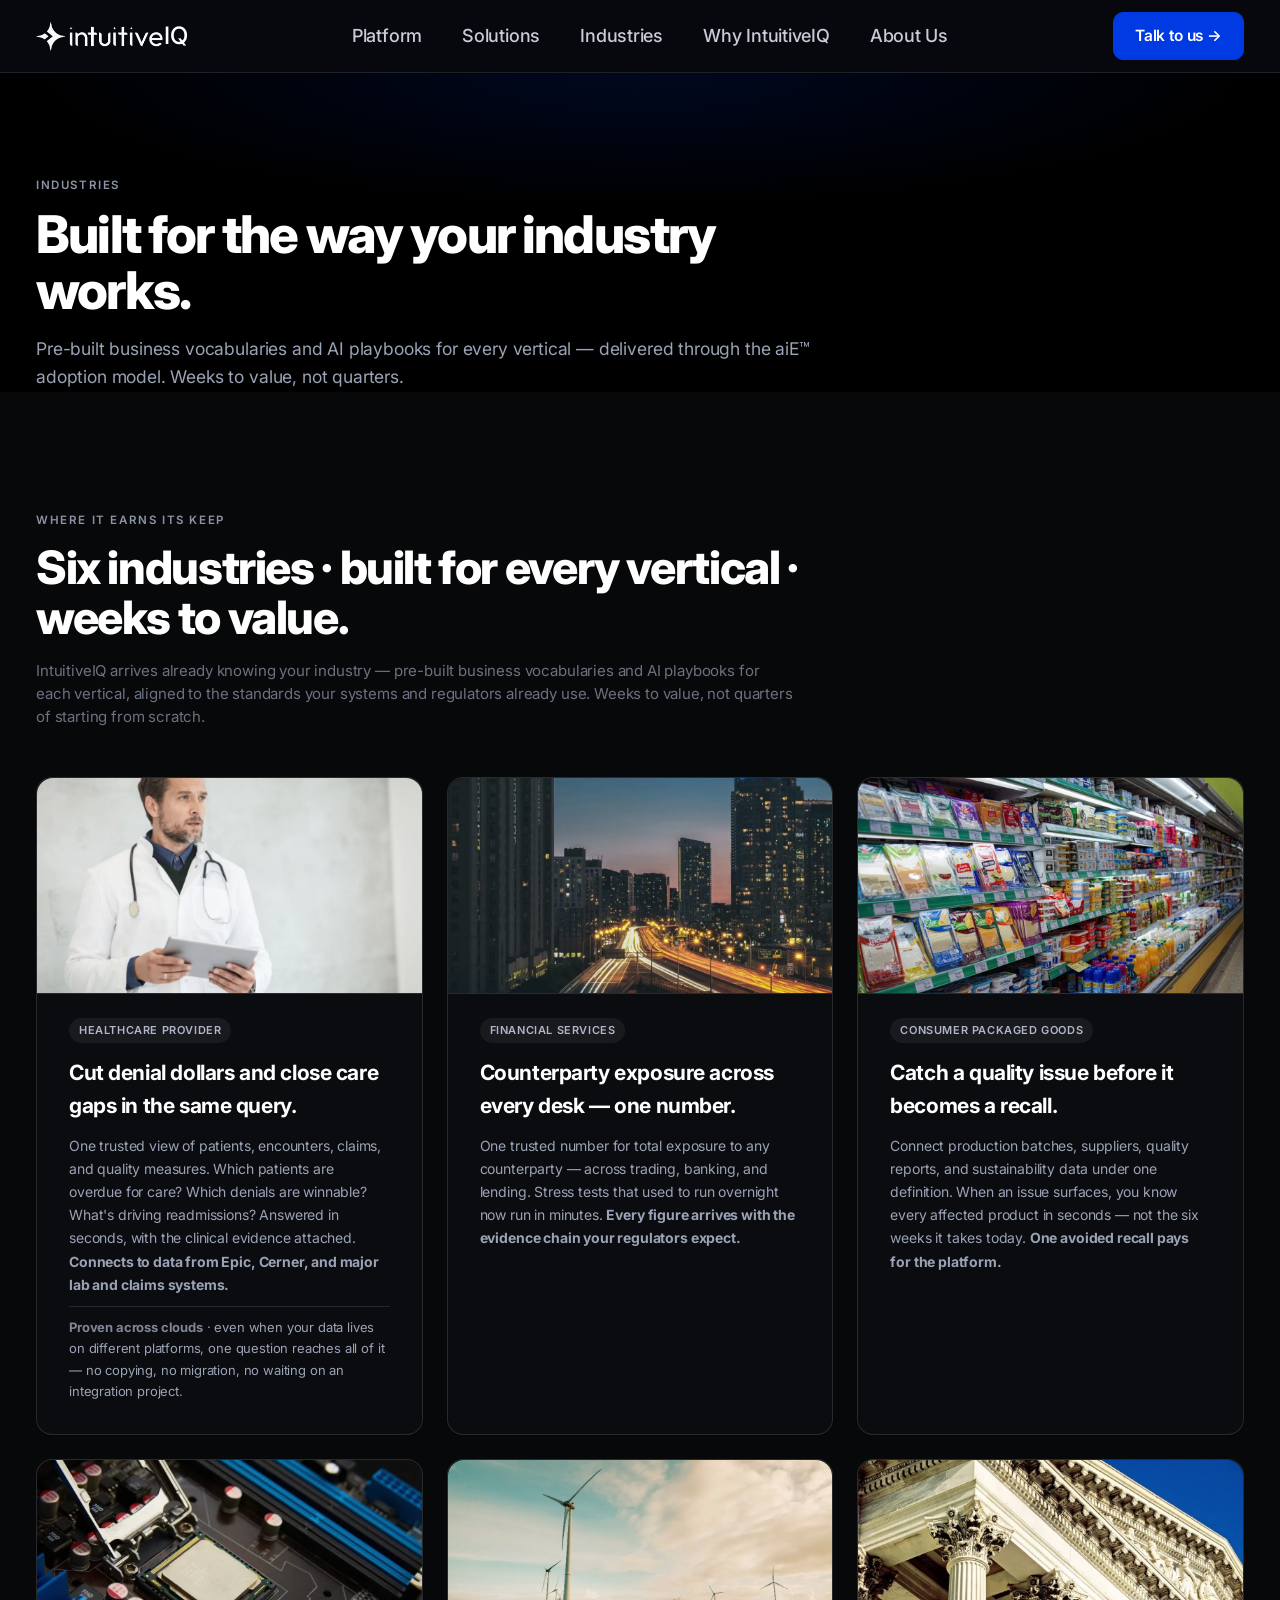
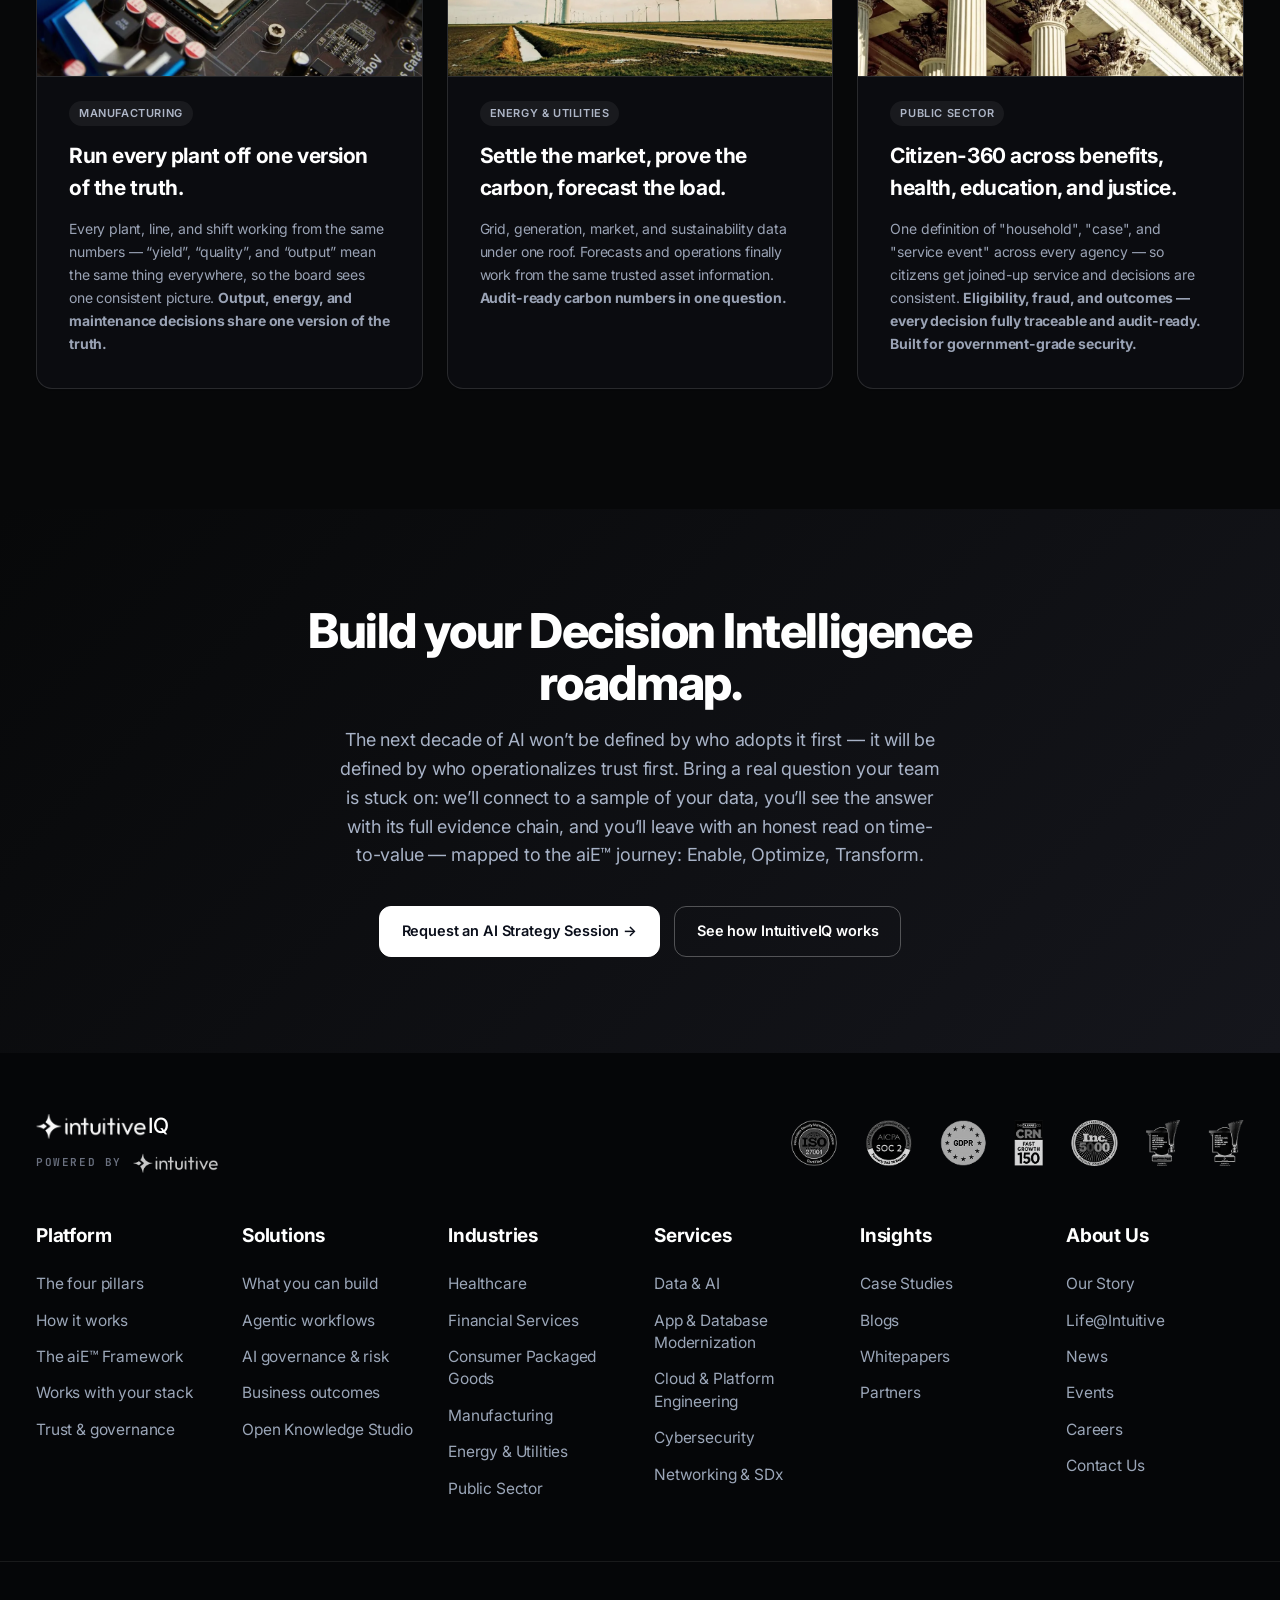
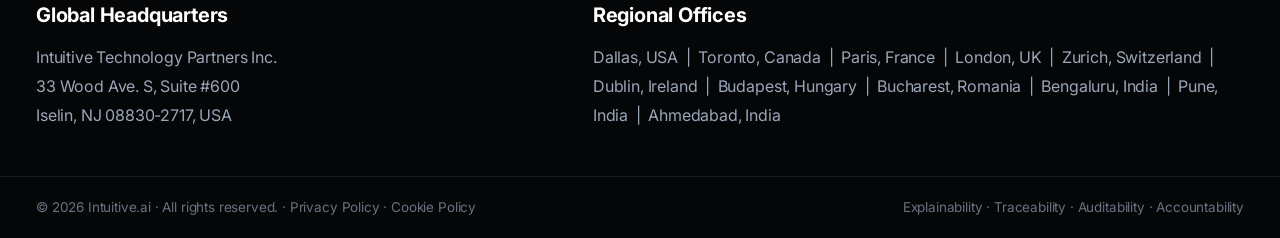
<file: industries.html>
<!DOCTYPE html>
<html lang="en">
<head>
  <meta charset="utf-8" />
  <meta name="viewport" content="width=device-width, initial-scale=1" />
  <title>Industries | IntuitiveIQ™ — Built for Your Vertical</title>
  <meta name="description" content="IntuitiveIQ across six industries with built for every vertical — healthcare, financial services, telecom and CPG put decision intelligence to work on a governed data foundation, weeks to value." />
  <meta name="keywords" content="Decision Intelligence Engine, Enterprise AI Platform, Knowledge Fabric, Agentic Orchestration, Multi-Agent AI, Multi-Model AI Governance, AI Governance Platform, Explainable AI, AI Traceability, Enterprise AI Orchestration, Semantic AI Platform, Agentic AI Platform" />
  <meta property="og:title" content="Industries — Built for the way your industry works | IntuitiveIQ" />
  <meta property="og:description" content="IntuitiveIQ across six industries with built for every vertical — healthcare, financial services, telecom and CPG put decision intelligence to work on a governed data foundation, weeks to value." />
  <meta property="og:url" content="https://intuitiveiq.ai/industries.html" />
  <meta property="og:type" content="website" />
  <link rel="canonical" href="https://intuitiveiq.ai/industries.html" />
  <link rel="icon" href="/favicon.ico" sizes="any" />
  <link rel="icon" type="image/png" sizes="32x32" href="/assets/favicon-32.png" />
  <link rel="icon" type="image/png" sizes="16x16" href="/assets/favicon-16.png" />
  <link rel="apple-touch-icon" sizes="180x180" href="/assets/apple-touch-icon.png" />
  <link rel="manifest" href="/site.webmanifest" />
  <meta name="theme-color" content="#0a0e1a" />
  <meta name="color-scheme" content="dark" />
  <link rel="preconnect" href="https://fonts.googleapis.com">
  <link rel="preconnect" href="https://fonts.gstatic.com" crossorigin>
  <link rel="preconnect" href="https://api.fontshare.com" crossorigin>
  <link href="https://fonts.googleapis.com/css2?family=Inter:wght@400;500;600;700;800&family=JetBrains+Mono:wght@500&display=swap" rel="stylesheet">
  <link href="https://api.fontshare.com/v2/css?f[]=satoshi@400,500,700,900&display=swap" rel="stylesheet">
  <link rel="stylesheet" href="styles.css?v=20260612g" />
  <meta property="og:image" content="https://intuitiveiq.ai/assets/og-image.png" />
  <meta property="og:image:width" content="1200" />
  <meta property="og:image:height" content="630" />
  <meta property="og:site_name" content="IntuitiveIQ" />
  <meta name="twitter:card" content="summary_large_image" />
  <meta name="twitter:title" content="Industries — Built for the way your industry works | IntuitiveIQ" />
  <meta name="twitter:description" content="IntuitiveIQ across six industries with built for every vertical — healthcare, financial services, telecom and CPG put decision intelligence to work on a governed data foundation, weeks to value." />
  <meta name="twitter:image" content="https://intuitiveiq.ai/assets/og-image.png" />
  <script type="application/ld+json">
{
  "@context": "https://schema.org",
  "@type": "WebPage",
  "name": "Industries | IntuitiveIQ\u2122 \u2014 Built for Your Vertical",
  "url": "https://intuitiveiq.ai/industries.html",
  "description": "IntuitiveIQ across six industries with built for every vertical \u2014 healthcare, financial services, telecom and CPG put decision intelligence to work on a governed data foundation, weeks to value.",
  "isPartOf": {
    "@type": "WebSite",
    "name": "IntuitiveIQ",
    "url": "https://intuitiveiq.ai/"
  },
  "publisher": {
    "@type": "Organization",
    "name": "Intuitive",
    "url": "https://intuitive.ai"
  }
}
</script>
</head>
<body>
<a class="skip-link" href="#main">Skip to content</a>

<!-- ── Top nav ──────────────────────────────────────────────────────── -->
<header class="nav">
  <div class="nav-inner">
    <div class="brand"><a href="/" class="brand-mark" title="IntuitiveIQ — home" style="color:#fff;text-decoration:none"><img src="assets/intuitive-logo.png?v=2" class="intuitive-logo-img" alt="intuitive" /><span class="brand-iq">IQ</span></a></div>
    <template id="intuitive-svg-fallback">
      <svg class="intuitive-logo" viewBox="0 0 480 100" aria-label="intuitive">
        <path d="M 50 3 L 53 43 L 56 47 L 96 50 L 56 53 L 53 57 L 50 97 L 47 57 L 44 53 L 4 50 L 44 47 L 47 43 Z" fill="currentColor"/>
        <path d="M 134 12 L 136 22 L 146 24 L 136 26 L 134 36 L 132 26 L 122 24 L 132 22 Z" fill="currentColor"/>
        <path d="M 252 8 L 253 14 L 259 15 L 253 16 L 252 22 L 251 16 L 245 15 L 251 14 Z" fill="currentColor"/>
        <text x="118" y="82" font-family="Inter, system-ui, sans-serif" font-weight="600" font-size="76" letter-spacing="-3" fill="currentColor">intuitive</text>
      </svg>
    </template>
    <nav class="nav-links">
      <div class="nav-item"><a href="platform.html">Platform</a>
        <div class="nav-drop">
          <div class="mega-inner">
            <div class="mega-left">
              <h3>Platform</h3>
              <p>The Decision Intelligence Engine — four pillars, one governed lifecycle, live on the stack you already run.</p>
            </div>
            <div class="mega-links">
              <a href="platform.html#platform">Decision Intelligence Engine</a>
              <a href="platform.html#agents">Agent control plane</a>
              <a href="platform.html#how">How it works</a>
              <a href="platform.html#stack">Works with your stack</a>
              <a href="platform.html#trust">Trust &amp; governance</a>
            </div>
          </div>
        </div>
      </div>
      <div class="nav-item"><a href="solutions.html">Solutions</a>
        <div class="nav-drop">
          <div class="mega-inner">
            <div class="mega-left">
              <h3>Solutions</h3>
              <p>From trusted assistants to governed digital workers — and the business outcomes they deliver.</p>
            </div>
            <div class="mega-links">
              <a href="solutions.html#build">What you can build</a>
              <a href="solutions.html#agentic-workflows">Agentic business workflows</a>
              <a href="solutions.html#governance">AI governance &amp; risk</a>
              <a href="solutions.html#outcomes">Business outcomes</a>
            </div>
          </div>
        </div>
      </div>
      <div class="nav-item"><a href="industries.html">Industries</a>
        <div class="nav-drop">
          <div class="mega-inner">
            <div class="mega-left">
              <h3>Industries</h3>
              <p>Pre-built business vocabularies and AI playbooks — delivered through the aiE™ adoption model.</p>
            </div>
            <div class="mega-links">
              <a href="industries.html#healthcare">Healthcare</a>
              <a href="industries.html#financial-services">Financial Services</a>
              <a href="industries.html#cpg">Consumer Packaged Goods</a>
              <a href="industries.html#manufacturing">Manufacturing</a>
              <a href="industries.html#energy">Energy &amp; Utilities</a>
              <a href="industries.html#public-sector">Public Sector</a>
            </div>
          </div>
        </div>
      </div>
      <div class="nav-item"><a href="company.html">Why IntuitiveIQ</a>
        <div class="nav-drop">
          <div class="mega-inner">
            <div class="mega-left">
              <h3>Why IntuitiveIQ</h3>
              <p>Owned intelligence — engineered by Intuitive, delivered through the aiE™ Framework.</p>
            </div>
            <div class="mega-links">
              <a href="company.html#moat">What makes us different</a>
              <a href="company.html#company">Engineered by Intuitive</a>
              <a href="platform.html#aie">The aiE™ Framework</a>
              <a href="index.html#boardroom-test">The 90-second boardroom test</a>
            </div>
          </div>
        </div>
      </div>
      <div class="nav-item"><a href="https://intuitive.ai/about-us/our-story/" target="_blank" rel="noopener">About Us</a>
        <div class="nav-drop">
          <div class="mega-inner">
            <div class="mega-left">
              <h3>About Us</h3>
              <p>We are an AI-first innovation and engineering company delivering engineering breakthroughs.</p>
            </div>
            <div class="mega-links">
              <a href="https://intuitive.ai/about-us/our-story/" target="_blank" rel="noopener">Our Story</a>
              <a href="https://intuitive.ai/about-us/events/" target="_blank" rel="noopener">Events</a>
              <a href="https://intuitive.ai/about-us/life-at-intuitive/" target="_blank" rel="noopener">Life@Intuitive</a>
              <a href="https://intuitive.ai/careers/" target="_blank" rel="noopener">Careers</a>
              <a href="https://intuitive.ai/about-us/news/" target="_blank" rel="noopener">News</a>
            </div>
          </div>
        </div>
      </div>
    </nav>
    <button class="nav-burger" aria-label="Menu" aria-expanded="false">☰</button>
    <div class="nav-cta">
      <a href="mailto:hello@intuitive.ai?subject=IntuitiveIQ" class="btn btn-primary">Talk to us →</a>
    </div>
  </div>
</header>
<main id="main">

<!-- ── Page hero ─────────────────────────────────────────────────────── -->
<section class="page-hero">
  <div class="container">
    <p class="eyebrow">Industries</p>
    <h1 class="page-title">Built for the way your industry works.</h1>
    <p class="section-sub" style="margin-bottom:0">Pre-built business vocabularies and AI playbooks for every vertical — delivered through the aiE™ adoption model. Weeks to value, not quarters.</p>
  </div>
</section>

<!-- ── Industries ───────────────────────────────────────────────────── -->
<section id="industries" class="section section-alt">
  <div class="container">
    <p class="eyebrow">Where it earns its keep</p>
    <h2 class="section-title">Six industries · built for every vertical · weeks to value.</h2>
    <p style="color:#6b7180;font-size:15px;max-width:760px;margin:6px 0 36px;line-height:1.55">IntuitiveIQ arrives already knowing your industry — pre-built business vocabularies and AI playbooks for each vertical, aligned to the standards your systems and regulators already use. Weeks to value, not quarters of starting from scratch.</p>
    <div class="cases">

      <div class="case-card" id="healthcare">
        <picture><source srcset="assets/img/ind-healthcare.webp" type="image/webp"><img class="case-img" src="assets/img/ind-healthcare.jpg" alt="Healthcare provider" loading="lazy" /></picture>
        <div class="case-tag">Healthcare Provider</div>
        <h3>Cut denial dollars and close care gaps in the same query.</h3>
        <p>One trusted view of patients, encounters, claims, and quality measures. Which patients are overdue for care? Which denials are winnable? What's driving readmissions? Answered in seconds, with the clinical evidence attached. <b>Connects to data from Epic, Cerner, and major lab and claims systems.</b></p>
        <p style="margin-top:10px;padding-top:10px;border-top:1px solid #222633;font-size:13px"><b style="color:#7f8696">Proven across clouds</b> · even when your data lives on different platforms, one question reaches all of it — no copying, no migration, no waiting on an integration project.</p>
      </div>

      <div class="case-card" id="financial-services">
        <picture><source srcset="assets/img/ind-financial.webp" type="image/webp"><img class="case-img" src="assets/img/ind-financial.jpg" alt="Financial services" loading="lazy" /></picture>
        <div class="case-tag">Financial Services</div>
        <h3>Counterparty exposure across every desk — one number.</h3>
        <p>One trusted number for total exposure to any counterparty — across trading, banking, and lending. Stress tests that used to run overnight now run in minutes. <b>Every figure arrives with the evidence chain your regulators expect.</b></p>
      </div>

      <div class="case-card" id="cpg">
        <picture><source srcset="assets/img/ind-cpg.webp" type="image/webp"><img class="case-img" src="assets/img/ind-cpg.jpg" alt="Consumer packaged goods" loading="lazy" /></picture>
        <div class="case-tag">Consumer Packaged Goods</div>
        <h3>Catch a quality issue before it becomes a recall.</h3>
        <p>Connect production batches, suppliers, quality reports, and sustainability data under one definition. When an issue surfaces, you know every affected product in seconds — not the six weeks it takes today. <b>One avoided recall pays for the platform.</b></p>
      </div>

      <div class="case-card" id="manufacturing">
        <picture><source srcset="assets/img/ind-manufacturing.webp" type="image/webp"><img class="case-img" src="assets/img/ind-manufacturing.jpg" alt="Manufacturing" loading="lazy" /></picture>
        <div class="case-tag">Manufacturing</div>
        <h3>Run every plant off one version of the truth.</h3>
        <p>Every plant, line, and shift working from the same numbers — &ldquo;yield&rdquo;, &ldquo;quality&rdquo;, and &ldquo;output&rdquo; mean the same thing everywhere, so the board sees one consistent picture. <b>Output, energy, and maintenance decisions share one version of the truth.</b></p>
      </div>

      <div class="case-card" id="energy">
        <picture><source srcset="assets/img/ind-energy.webp" type="image/webp"><img class="case-img" src="assets/img/ind-energy.jpg" alt="Energy and utilities" loading="lazy" /></picture>
        <div class="case-tag">Energy &amp; Utilities</div>
        <h3>Settle the market, prove the carbon, forecast the load.</h3>
        <p>Grid, generation, market, and sustainability data under one roof. Forecasts and operations finally work from the same trusted asset information. <b>Audit-ready carbon numbers in one question.</b></p>
      </div>

      <div class="case-card" id="public-sector">
        <picture><source srcset="assets/img/ind-public.webp" type="image/webp"><img class="case-img" src="assets/img/ind-public.jpg" alt="Public sector" loading="lazy" /></picture>
        <div class="case-tag">Public Sector</div>
        <h3>Citizen-360 across benefits, health, education, and justice.</h3>
        <p>One definition of "household", "case", and "service event" across every agency — so citizens get joined-up service and decisions are consistent. <b>Eligibility, fraud, and outcomes — every decision fully traceable and audit-ready. Built for government-grade security.</b></p>
      </div>

    </div>
  </div>
</section>

<!-- ── CTA ───────────────────────────────────────────────────────────── -->
<section id="contact" class="section cta">
  <div class="container">
    <h2 class="cta-title">Build your Decision Intelligence roadmap.</h2>
    <p class="cta-sub">The next decade of AI won&rsquo;t be defined by who adopts it first — it will be defined by who operationalizes trust first. Bring a real question your team is stuck on: we&rsquo;ll connect to a sample of your data, you&rsquo;ll see the answer with its full evidence chain, and you&rsquo;ll leave with an honest read on time-to-value — mapped to the aiE™ journey: Enable, Optimize, Transform.</p>
    <div class="cta-actions">
      <a href="mailto:hello@intuitive.ai?subject=IntuitiveIQ%20Strategy%20Session" class="btn btn-primary lg">Request an AI Strategy Session →</a>
      <a href="platform.html#how" class="btn btn-ghost lg">See how IntuitiveIQ works</a>
    </div>
  </div>
</section>

<!-- ── Footer ────────────────────────────────────────────────────────── -->
</main>
<footer class="footer">
  <div class="container footer-top">
    <div class="footer-top-brand">
      <a href="/" class="brand-mark" style="color:#fff;text-decoration:none"><img src="assets/intuitive-logo.png?v=2" class="intuitive-logo-img" alt="intuitive" /><span class="brand-iq">IQ</span></a>
      <a href="https://intuitive.ai" target="_blank" rel="noopener" class="powered-by-intuitive">
        <span>Powered by</span>
        <img src="assets/intuitive-logo.png?v=2" alt="Intuitive — intuitive.ai" />
      </a>
    </div>
    <picture><source srcset="assets/img/certifications.webp" type="image/webp"><img class="footer-certs" src="assets/img/certifications.png" alt="ISO 27001 · AICPA SOC 2 · GDPR · CRN Fast Growth 150 · Inc 5000" loading="lazy" /></picture>
  </div>

  <div class="container footer-cols-grid">
    <div>
      <h5>Platform</h5>
      <a href="platform.html#platform">The four pillars</a>
      <a href="platform.html#how">How it works</a>
      <a href="platform.html#aie">The aiE™ Framework</a>
      <a href="platform.html#stack">Works with your stack</a>
      <a href="platform.html#trust">Trust &amp; governance</a>
    </div>
    <div>
      <h5>Solutions</h5>
      <a href="solutions.html#build">What you can build</a>
      <a href="solutions.html#agentic-workflows">Agentic workflows</a>
      <a href="solutions.html#governance">AI governance &amp; risk</a>
      <a href="solutions.html#outcomes">Business outcomes</a>
      <a href="https://app.semantixiq.ai/app">Open Knowledge Studio</a>
    </div>
    <div>
      <h5>Industries</h5>
      <a href="industries.html#healthcare">Healthcare</a>
      <a href="industries.html#financial-services">Financial Services</a>
      <a href="industries.html#cpg">Consumer Packaged Goods</a>
      <a href="industries.html#manufacturing">Manufacturing</a>
      <a href="industries.html#energy">Energy &amp; Utilities</a>
      <a href="industries.html#public-sector">Public Sector</a>
    </div>
    <div>
      <h5>Services</h5>
      <a href="https://intuitive.ai/services/data-and-ai/" target="_blank" rel="noopener">Data &amp; AI</a>
      <a href="https://intuitive.ai/services/app-and-db-modernization/" target="_blank" rel="noopener">App &amp; Database Modernization</a>
      <a href="https://intuitive.ai/services/cloud-platform-engineering/" target="_blank" rel="noopener">Cloud &amp; Platform Engineering</a>
      <a href="https://intuitive.ai/services/cybersecurity/" target="_blank" rel="noopener">Cybersecurity</a>
      <a href="https://intuitive.ai/services/networking-and-sdx/" target="_blank" rel="noopener">Networking &amp; SDx</a>
    </div>
    <div>
      <h5>Insights</h5>
      <a href="https://intuitive.ai/insights/case-studies/" target="_blank" rel="noopener">Case Studies</a>
      <a href="https://intuitive.ai/insights/blog/" target="_blank" rel="noopener">Blogs</a>
      <a href="https://intuitive.ai/insights/whitepapers/" target="_blank" rel="noopener">Whitepapers</a>
      <a href="https://intuitive.ai/partners/" target="_blank" rel="noopener">Partners</a>
    </div>
    <div>
      <h5>About Us</h5>
      <a href="https://intuitive.ai/about-us/our-story/" target="_blank" rel="noopener">Our Story</a>
      <a href="https://intuitive.ai/about-us/life-at-intuitive/" target="_blank" rel="noopener">Life@Intuitive</a>
      <a href="https://intuitive.ai/about-us/news/" target="_blank" rel="noopener">News</a>
      <a href="https://intuitive.ai/about-us/events/" target="_blank" rel="noopener">Events</a>
      <a href="https://intuitive.ai/careers/" target="_blank" rel="noopener">Careers</a>
      <a href="mailto:hello@intuitive.ai?subject=IntuitiveIQ">Contact Us</a>
    </div>
  </div>

  <div class="container footer-hq">
    <div>
      <h5>Global Headquarters</h5>
      <p>Intuitive Technology Partners Inc.<br/>33 Wood Ave. S, Suite #600<br/>Iselin, NJ 08830-2717, USA</p>
    </div>
    <div>
      <h5>Regional Offices</h5>
      <p>Dallas, USA &nbsp;|&nbsp; Toronto, Canada &nbsp;|&nbsp; Paris, France &nbsp;|&nbsp; London, UK &nbsp;|&nbsp; Zurich, Switzerland &nbsp;|&nbsp; Dublin, Ireland &nbsp;|&nbsp; Budapest, Hungary &nbsp;|&nbsp; Bucharest, Romania &nbsp;|&nbsp; Bengaluru, India &nbsp;|&nbsp; Pune, India &nbsp;|&nbsp; Ahmedabad, India</p>
    </div>
  </div>

  <div class="footer-fine">
    <div class="container">
      <span>© 2026 Intuitive.ai · All rights reserved. · <a href="https://intuitive.ai/privacy-policy/" target="_blank" rel="noopener" style="color:#6b7180">Privacy Policy</a> · <a href="https://intuitive.ai/cookie-policy/" target="_blank" rel="noopener" style="color:#6b7180">Cookie Policy</a></span>
      <span>Explainability · Traceability · Auditability · Accountability</span>
    </div>
  </div>
</footer>

<script src="script.js?v=20260612f" defer></script>
</body>
</html>
</file>
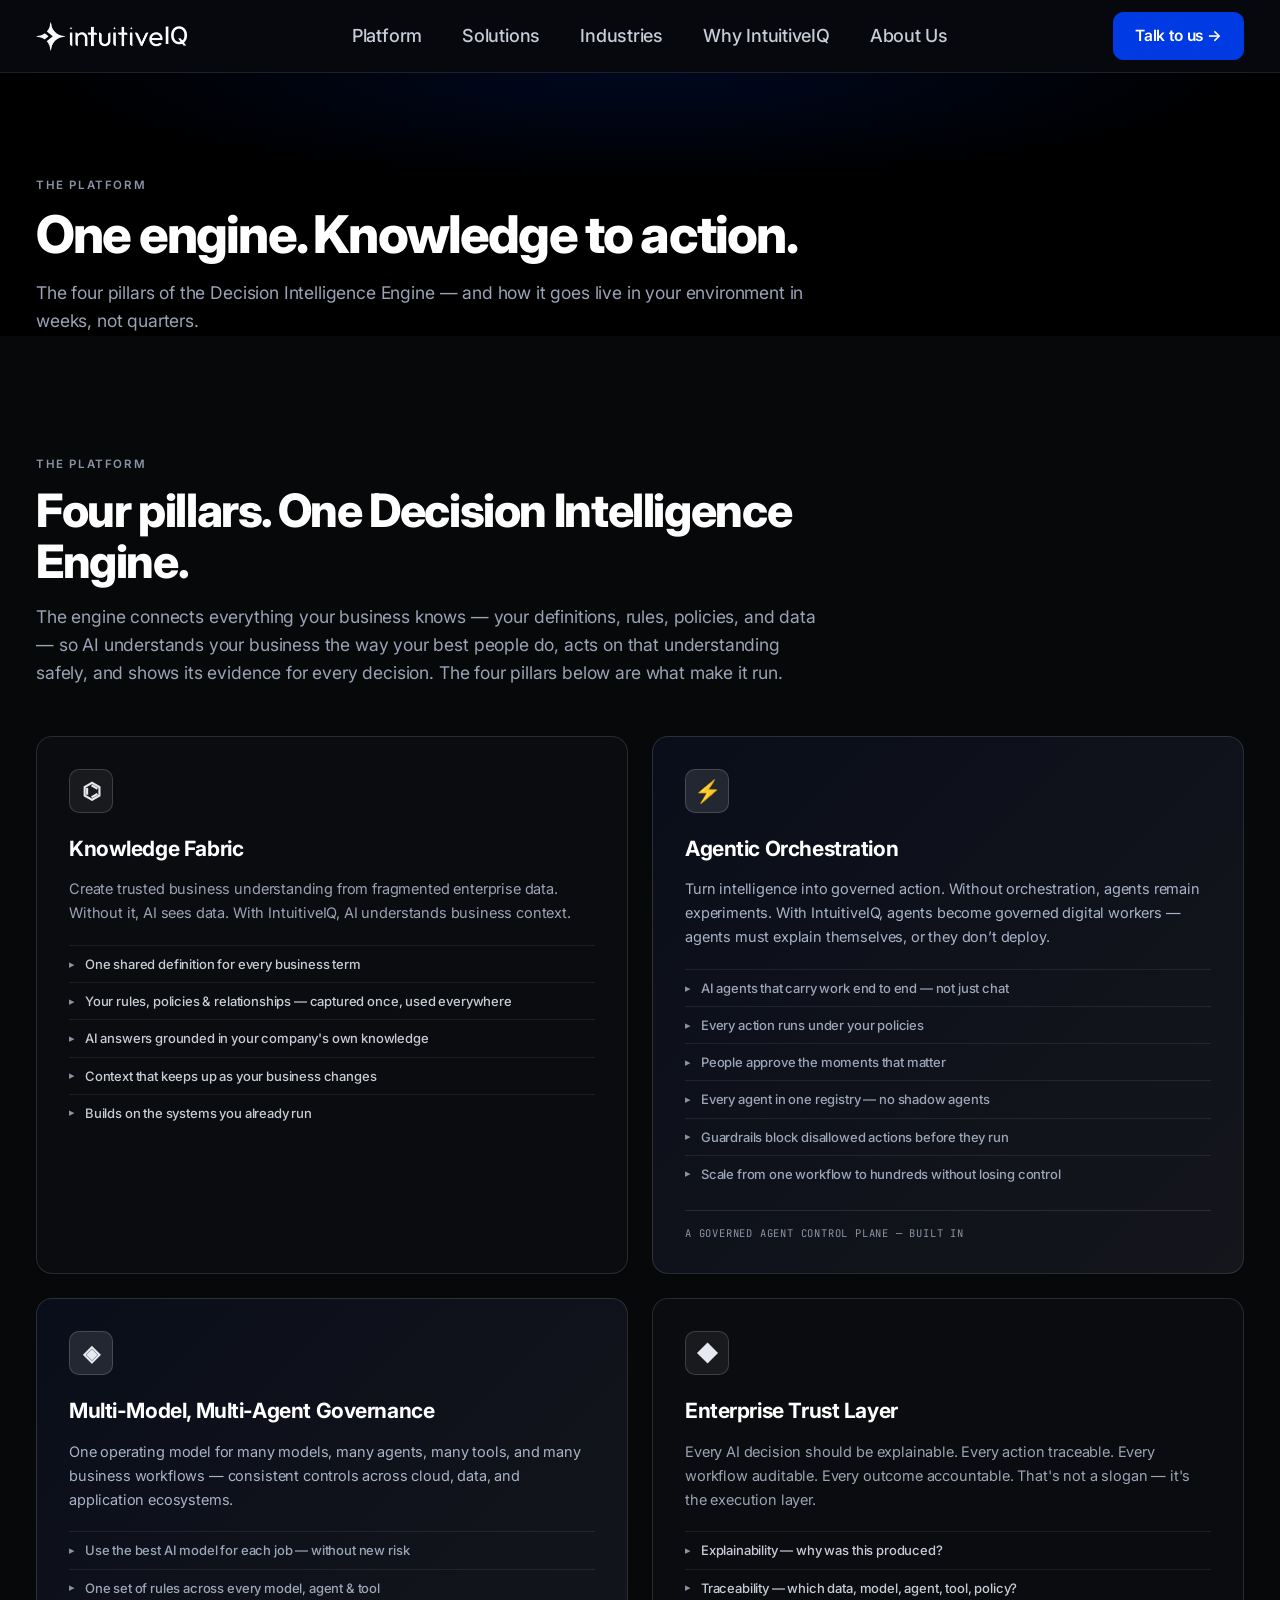
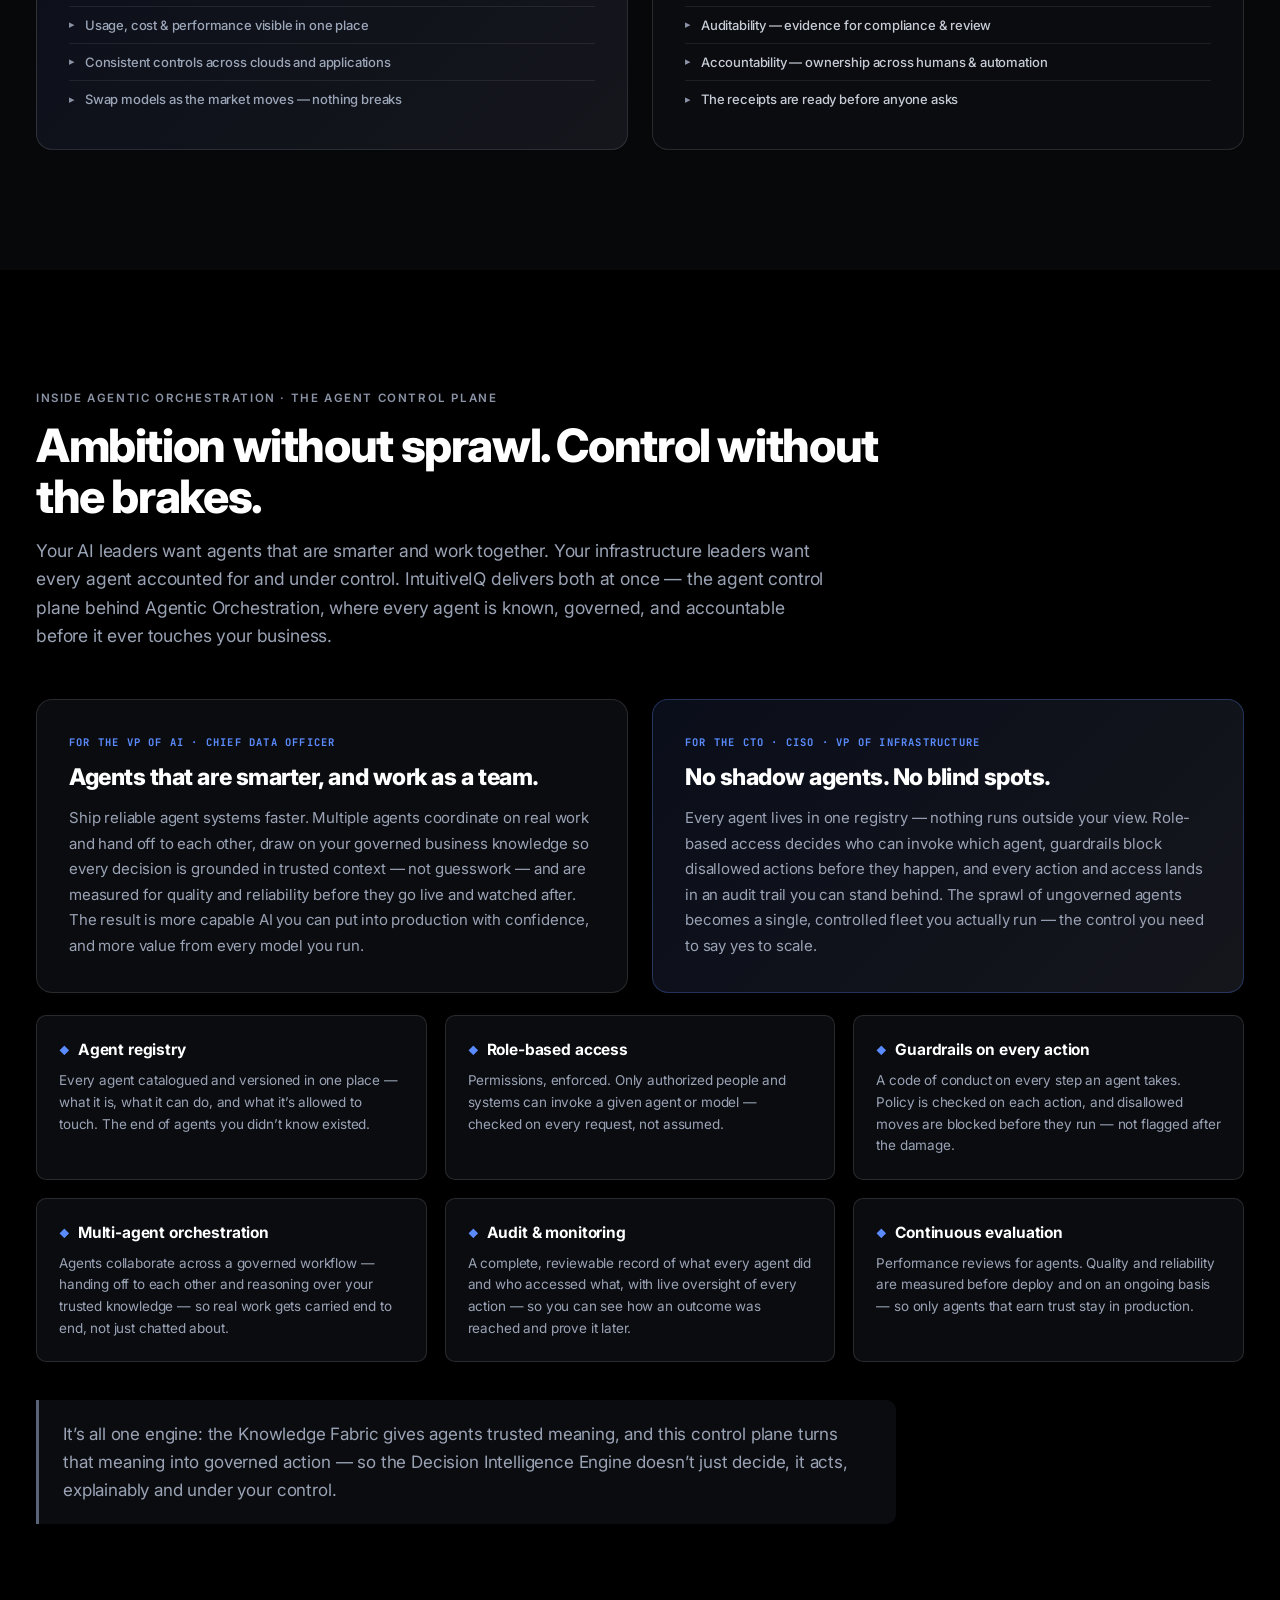
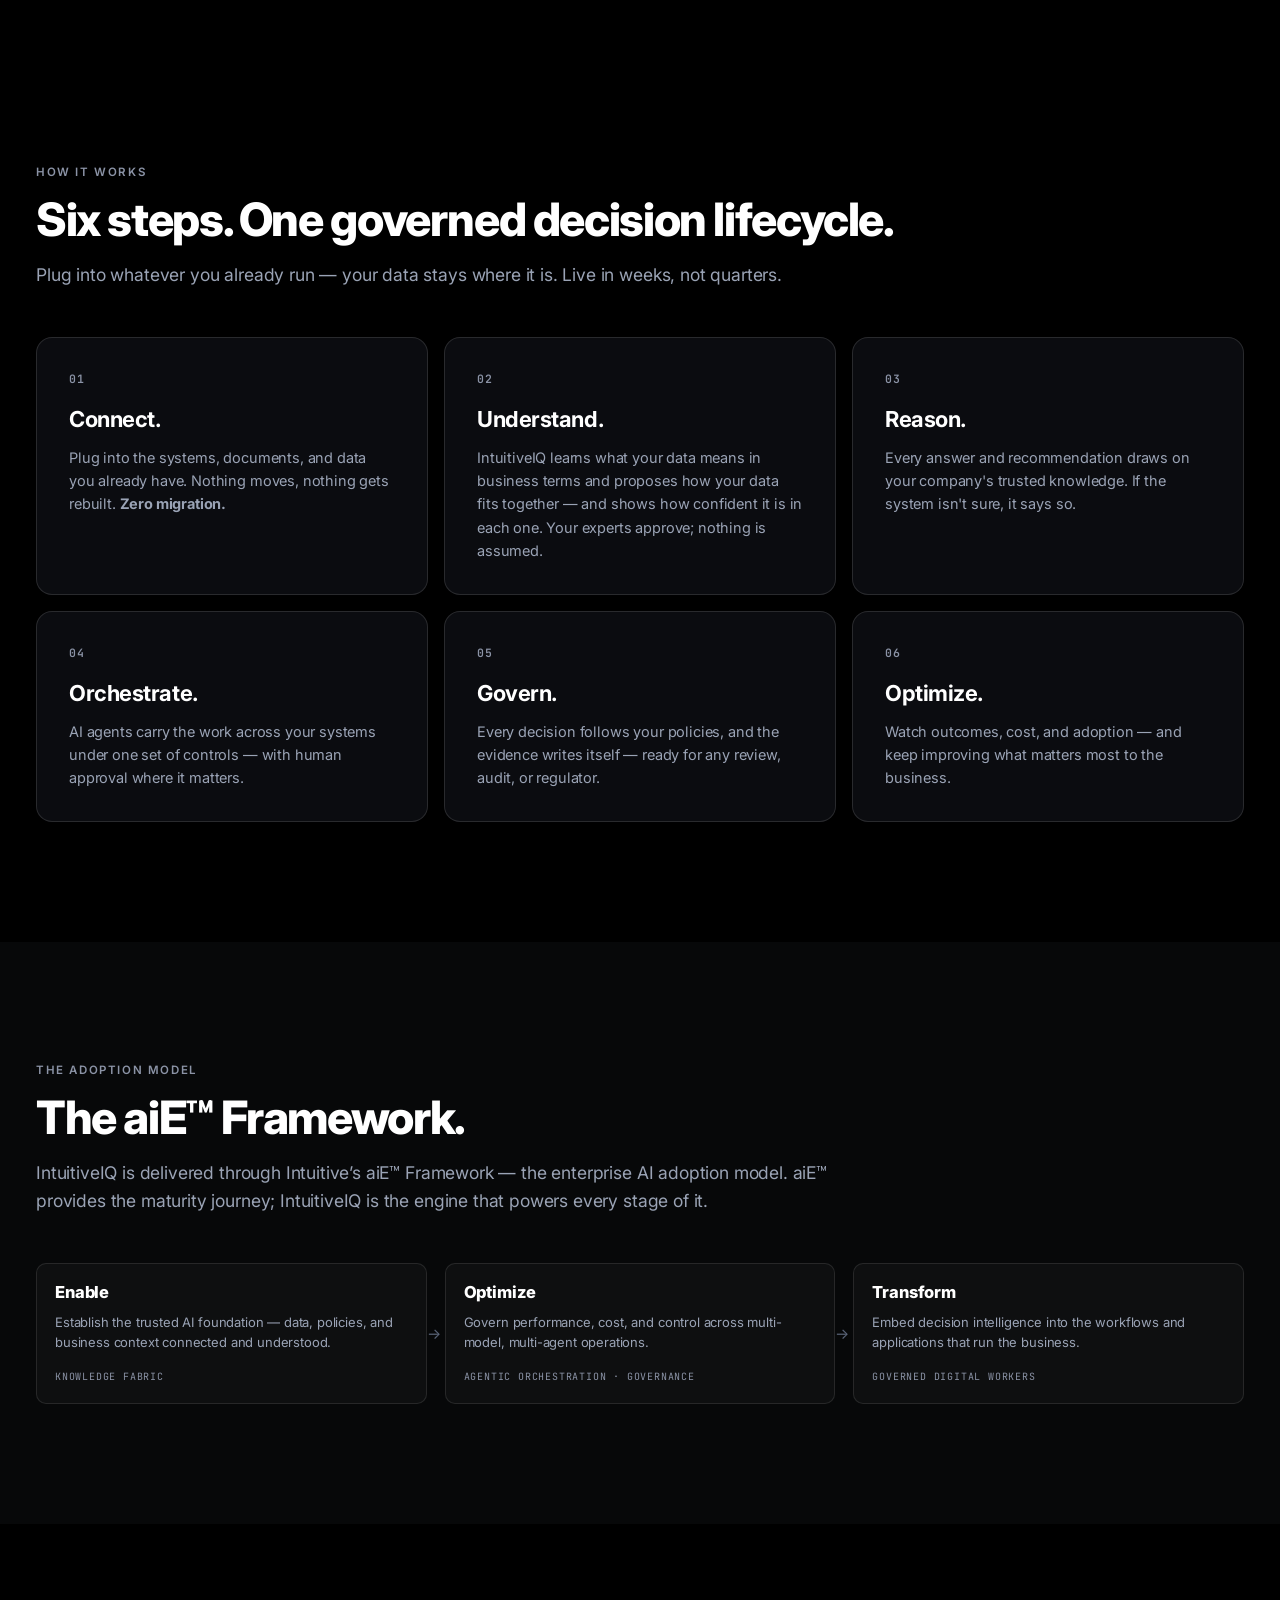
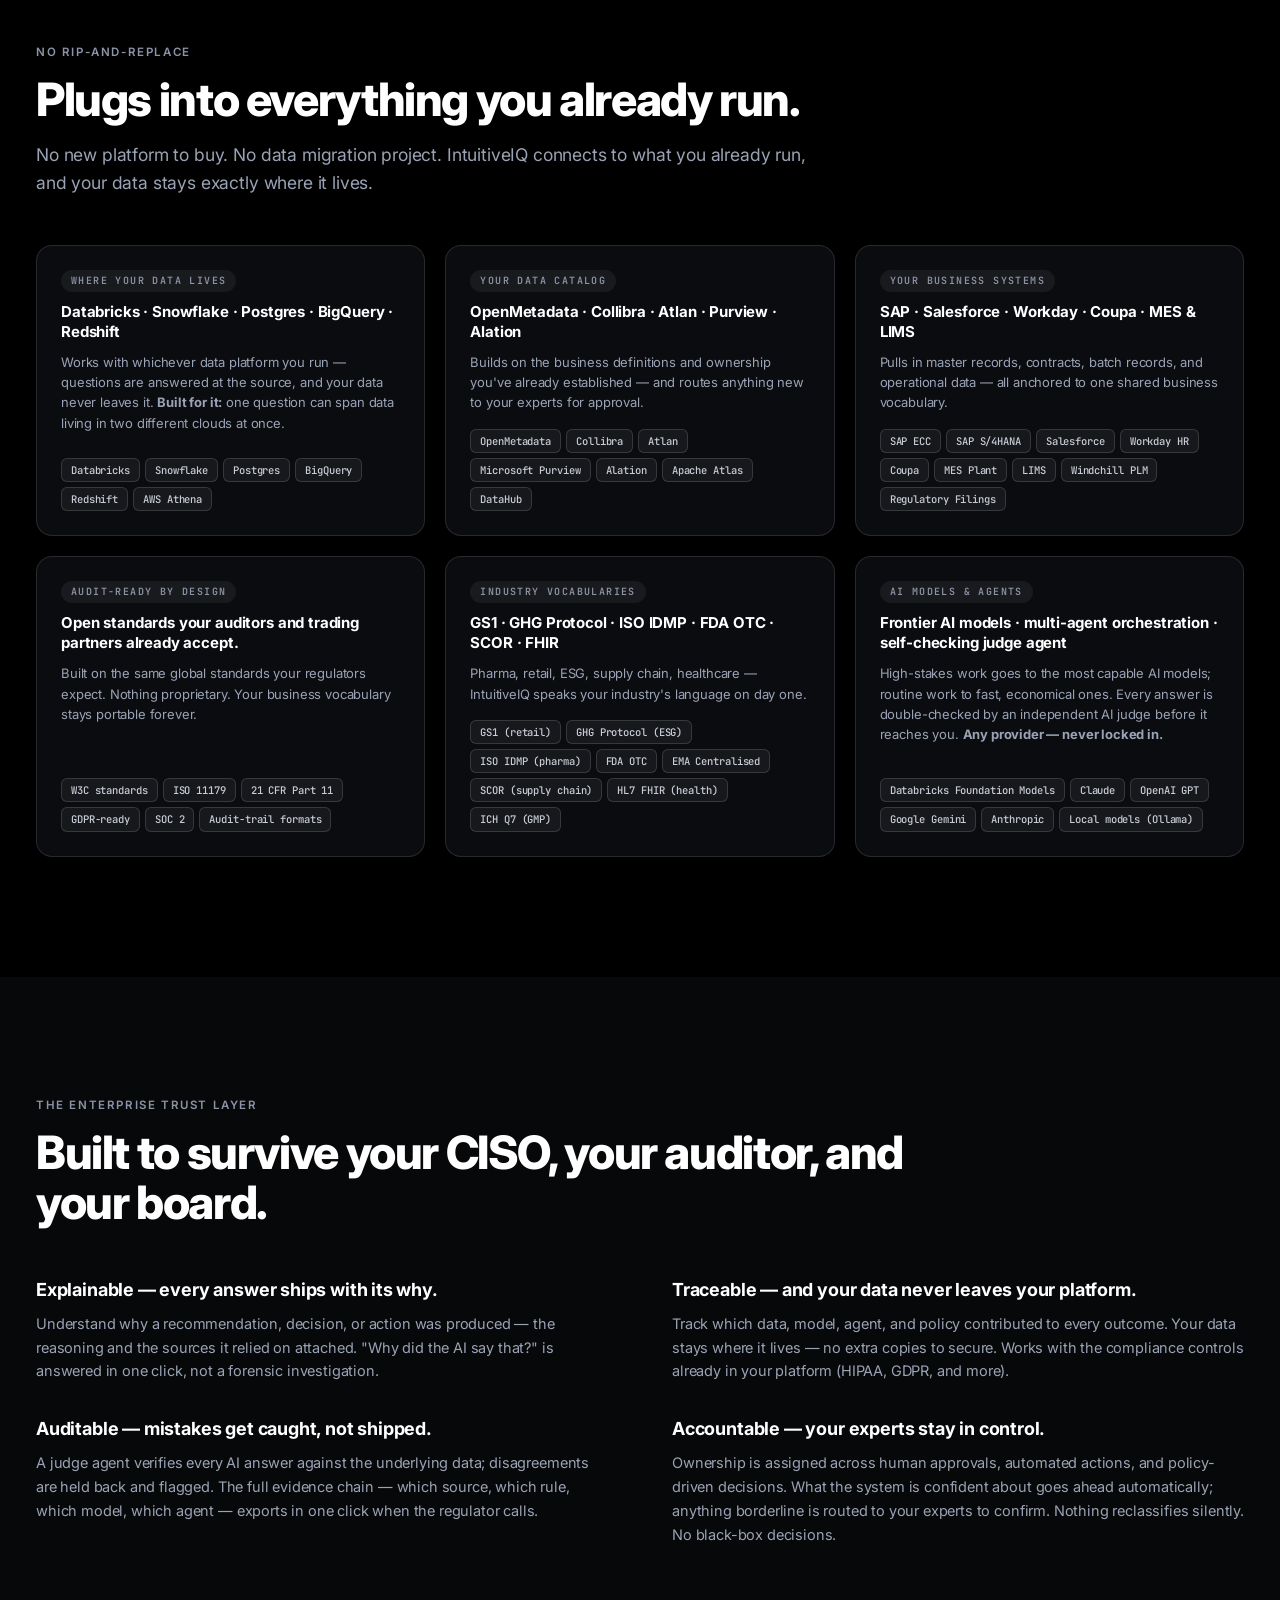
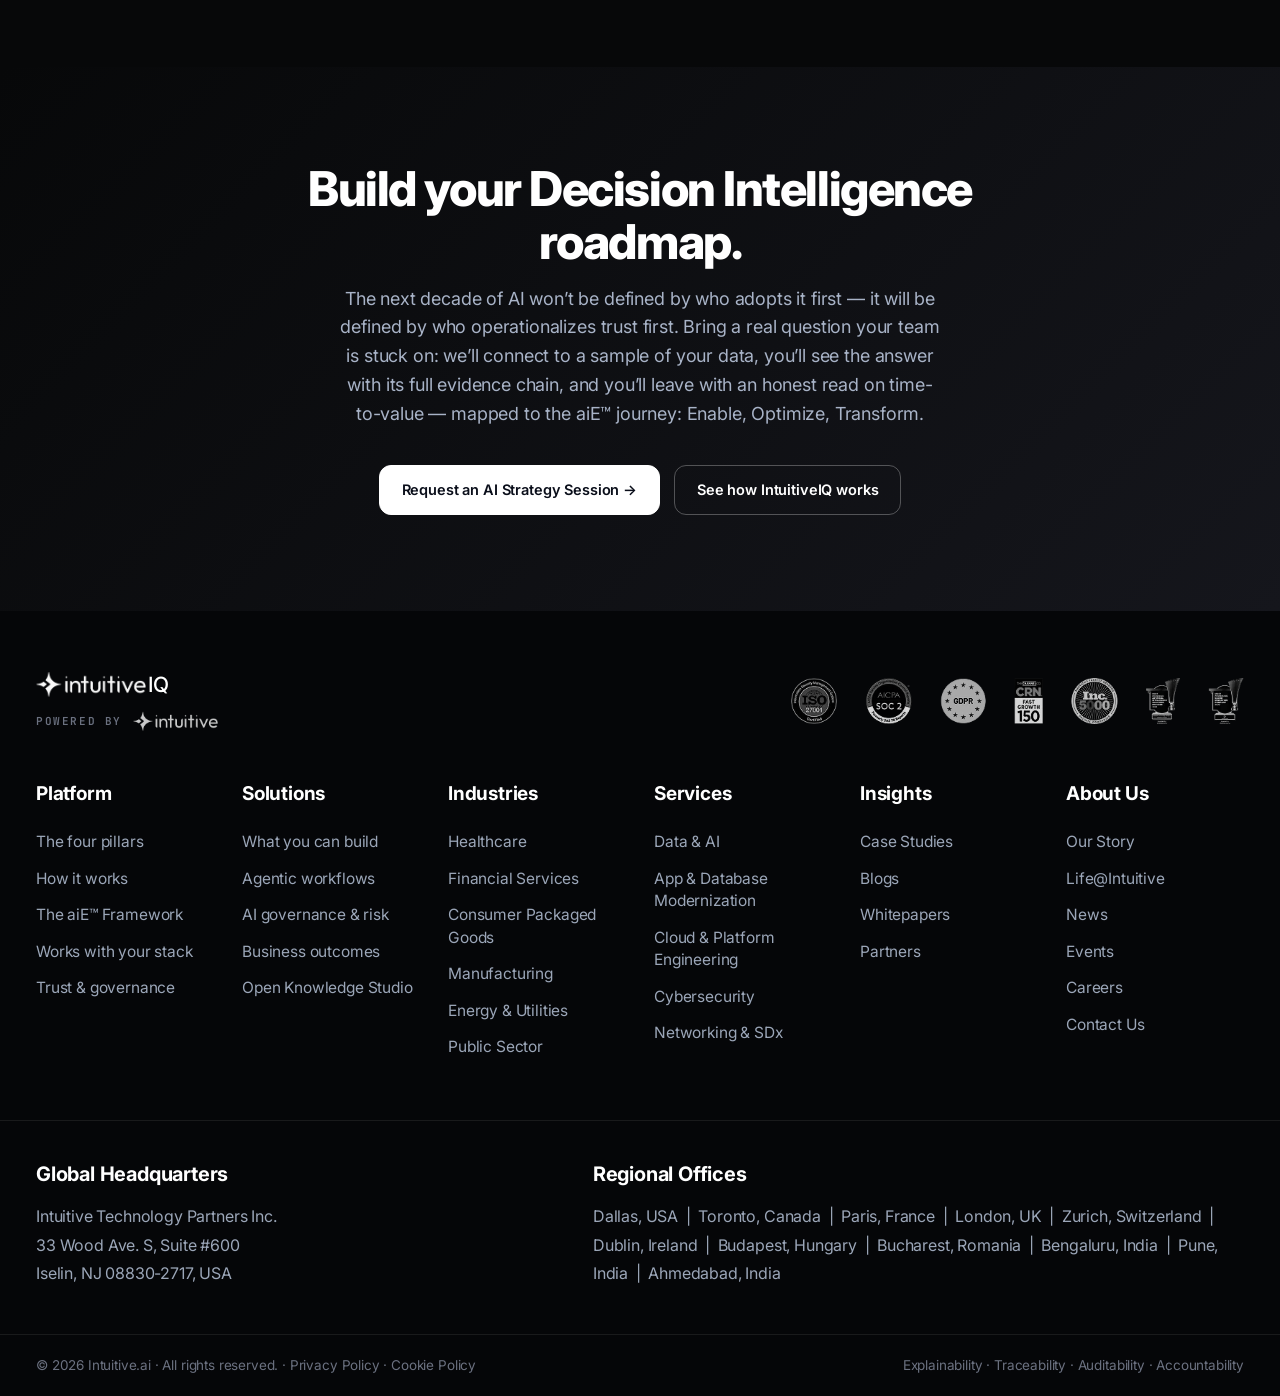
<file: platform.html>
<!DOCTYPE html>
<html lang="en">
<head>
  <meta charset="utf-8" />
  <meta name="viewport" content="width=device-width, initial-scale=1" />
  <title>Platform | IntuitiveIQ™ — Decision Intelligence Engine</title>
  <meta name="description" content="The IntuitiveIQ platform: four pillars — Knowledge Fabric, Agentic Orchestration, Multi-Model Governance, and an Enterprise Trust Layer — that turn enterprise data into governed, explainable AI decisions and action, live in weeks." />
  <meta name="keywords" content="Decision Intelligence Engine, Enterprise AI Platform, Knowledge Fabric, Agentic Orchestration, Multi-Agent AI, Multi-Model AI Governance, AI Governance Platform, Explainable AI, AI Traceability, Enterprise AI Orchestration, Semantic AI Platform, Agentic AI Platform" />
  <meta property="og:title" content="Platform — Four pillars, one Decision Intelligence Engine | IntuitiveIQ" />
  <meta property="og:description" content="The IntuitiveIQ platform: four pillars — Knowledge Fabric, Agentic Orchestration, Multi-Model Governance, and an Enterprise Trust Layer — that turn enterprise data into governed, explainable AI decisions and action, live in weeks." />
  <meta property="og:url" content="https://intuitiveiq.ai/platform.html" />
  <meta property="og:type" content="website" />
  <link rel="canonical" href="https://intuitiveiq.ai/platform.html" />
  <link rel="icon" href="/favicon.ico" sizes="any" />
  <link rel="icon" type="image/png" sizes="32x32" href="/assets/favicon-32.png" />
  <link rel="icon" type="image/png" sizes="16x16" href="/assets/favicon-16.png" />
  <link rel="apple-touch-icon" sizes="180x180" href="/assets/apple-touch-icon.png" />
  <link rel="manifest" href="/site.webmanifest" />
  <meta name="theme-color" content="#0a0e1a" />
  <meta name="color-scheme" content="dark" />
  <link rel="preconnect" href="https://fonts.googleapis.com">
  <link rel="preconnect" href="https://fonts.gstatic.com" crossorigin>
  <link rel="preconnect" href="https://api.fontshare.com" crossorigin>
  <link href="https://fonts.googleapis.com/css2?family=Inter:wght@400;500;600;700;800&family=JetBrains+Mono:wght@500&display=swap" rel="stylesheet">
  <link href="https://api.fontshare.com/v2/css?f[]=satoshi@400,500,700,900&display=swap" rel="stylesheet">
  <link rel="stylesheet" href="styles.css?v=20260612g" />
  <meta property="og:image" content="https://intuitiveiq.ai/assets/og-image.png" />
  <meta property="og:image:width" content="1200" />
  <meta property="og:image:height" content="630" />
  <meta property="og:site_name" content="IntuitiveIQ" />
  <meta name="twitter:card" content="summary_large_image" />
  <meta name="twitter:title" content="Platform — Four pillars, one Decision Intelligence Engine | IntuitiveIQ" />
  <meta name="twitter:description" content="The IntuitiveIQ platform: four pillars — Knowledge Fabric, Agentic Orchestration, Multi-Model Governance, and an Enterprise Trust Layer — that turn enterprise data into governed, explainable AI decisions and action, live in weeks." />
  <meta name="twitter:image" content="https://intuitiveiq.ai/assets/og-image.png" />
  <script type="application/ld+json">
{
  "@context": "https://schema.org",
  "@type": "SoftwareApplication",
  "name": "IntuitiveIQ",
  "applicationCategory": "BusinessApplication",
  "operatingSystem": "Cloud / Databricks",
  "description": "The Decision Intelligence Engine: Knowledge Fabric, Agentic Orchestration, Multi-Model Governance and an Enterprise Trust Layer.",
  "url": "https://intuitiveiq.ai/platform.html",
  "offers": {
    "@type": "Offer",
    "price": "0",
    "priceCurrency": "USD",
    "description": "Contact for enterprise pricing"
  },
  "publisher": {
    "@type": "Organization",
    "name": "Intuitive",
    "url": "https://intuitive.ai"
  }
}
</script>
</head>
<body>
<a class="skip-link" href="#main">Skip to content</a>

<!-- ── Top nav ──────────────────────────────────────────────────────── -->
<header class="nav">
  <div class="nav-inner">
    <div class="brand"><a href="/" class="brand-mark" title="IntuitiveIQ — home" style="color:#fff;text-decoration:none"><img src="assets/intuitive-logo.png?v=2" class="intuitive-logo-img" alt="intuitive" /><span class="brand-iq">IQ</span></a></div>
    <template id="intuitive-svg-fallback">
      <svg class="intuitive-logo" viewBox="0 0 480 100" aria-label="intuitive">
        <path d="M 50 3 L 53 43 L 56 47 L 96 50 L 56 53 L 53 57 L 50 97 L 47 57 L 44 53 L 4 50 L 44 47 L 47 43 Z" fill="currentColor"/>
        <path d="M 134 12 L 136 22 L 146 24 L 136 26 L 134 36 L 132 26 L 122 24 L 132 22 Z" fill="currentColor"/>
        <path d="M 252 8 L 253 14 L 259 15 L 253 16 L 252 22 L 251 16 L 245 15 L 251 14 Z" fill="currentColor"/>
        <text x="118" y="82" font-family="Inter, system-ui, sans-serif" font-weight="600" font-size="76" letter-spacing="-3" fill="currentColor">intuitive</text>
      </svg>
    </template>
    <nav class="nav-links">
      <div class="nav-item"><a href="platform.html">Platform</a>
        <div class="nav-drop">
          <div class="mega-inner">
            <div class="mega-left">
              <h3>Platform</h3>
              <p>The Decision Intelligence Engine — four pillars, one governed lifecycle, live on the stack you already run.</p>
            </div>
            <div class="mega-links">
              <a href="platform.html#platform">Decision Intelligence Engine</a>
              <a href="platform.html#agents">Agent control plane</a>
              <a href="platform.html#how">How it works</a>
              <a href="platform.html#stack">Works with your stack</a>
              <a href="platform.html#trust">Trust &amp; governance</a>
            </div>
          </div>
        </div>
      </div>
      <div class="nav-item"><a href="solutions.html">Solutions</a>
        <div class="nav-drop">
          <div class="mega-inner">
            <div class="mega-left">
              <h3>Solutions</h3>
              <p>From trusted assistants to governed digital workers — and the business outcomes they deliver.</p>
            </div>
            <div class="mega-links">
              <a href="solutions.html#build">What you can build</a>
              <a href="solutions.html#agentic-workflows">Agentic business workflows</a>
              <a href="solutions.html#governance">AI governance &amp; risk</a>
              <a href="solutions.html#outcomes">Business outcomes</a>
            </div>
          </div>
        </div>
      </div>
      <div class="nav-item"><a href="industries.html">Industries</a>
        <div class="nav-drop">
          <div class="mega-inner">
            <div class="mega-left">
              <h3>Industries</h3>
              <p>Pre-built business vocabularies and AI playbooks — delivered through the aiE™ adoption model.</p>
            </div>
            <div class="mega-links">
              <a href="industries.html#healthcare">Healthcare</a>
              <a href="industries.html#financial-services">Financial Services</a>
              <a href="industries.html#cpg">Consumer Packaged Goods</a>
              <a href="industries.html#manufacturing">Manufacturing</a>
              <a href="industries.html#energy">Energy &amp; Utilities</a>
              <a href="industries.html#public-sector">Public Sector</a>
            </div>
          </div>
        </div>
      </div>
      <div class="nav-item"><a href="company.html">Why IntuitiveIQ</a>
        <div class="nav-drop">
          <div class="mega-inner">
            <div class="mega-left">
              <h3>Why IntuitiveIQ</h3>
              <p>Owned intelligence — engineered by Intuitive, delivered through the aiE™ Framework.</p>
            </div>
            <div class="mega-links">
              <a href="company.html#moat">What makes us different</a>
              <a href="company.html#company">Engineered by Intuitive</a>
              <a href="platform.html#aie">The aiE™ Framework</a>
              <a href="index.html#boardroom-test">The 90-second boardroom test</a>
            </div>
          </div>
        </div>
      </div>
      <div class="nav-item"><a href="https://intuitive.ai/about-us/our-story/" target="_blank" rel="noopener">About Us</a>
        <div class="nav-drop">
          <div class="mega-inner">
            <div class="mega-left">
              <h3>About Us</h3>
              <p>We are an AI-first innovation and engineering company delivering engineering breakthroughs.</p>
            </div>
            <div class="mega-links">
              <a href="https://intuitive.ai/about-us/our-story/" target="_blank" rel="noopener">Our Story</a>
              <a href="https://intuitive.ai/about-us/events/" target="_blank" rel="noopener">Events</a>
              <a href="https://intuitive.ai/about-us/life-at-intuitive/" target="_blank" rel="noopener">Life@Intuitive</a>
              <a href="https://intuitive.ai/careers/" target="_blank" rel="noopener">Careers</a>
              <a href="https://intuitive.ai/about-us/news/" target="_blank" rel="noopener">News</a>
            </div>
          </div>
        </div>
      </div>
    </nav>
    <button class="nav-burger" aria-label="Menu" aria-expanded="false">☰</button>
    <div class="nav-cta">
      <a href="mailto:hello@intuitive.ai?subject=IntuitiveIQ" class="btn btn-primary">Talk to us →</a>
    </div>
  </div>
</header>
<main id="main">

<!-- ── Page hero ─────────────────────────────────────────────────────── -->
<section class="page-hero">
  <div class="container">
    <p class="eyebrow">The platform</p>
    <h1 class="page-title">One engine. Knowledge to action.</h1>
    <p class="section-sub" style="margin-bottom:0">The four pillars of the Decision Intelligence Engine — and how it goes live in your environment in weeks, not quarters.</p>
  </div>
</section>

<!-- ── Platform pillars ─────────────────────────────────────────────── -->
<section id="platform" class="section section-alt">
  <div class="container">
    <p class="eyebrow">The platform</p>
    <h2 class="section-title">Four pillars. One Decision Intelligence Engine.</h2>
    <p class="section-sub">
      The engine connects everything your business knows — your definitions, rules, policies,
      and data — so AI understands your business the way your best people do, acts on that
      understanding safely, and shows its evidence for every decision. The four pillars below
      are what make it run.
    </p>
    <div class="pillars four">
      <div class="pillar">
        <div class="pillar-icon">⌬</div>
        <h3>Knowledge Fabric</h3>
        <p>Create trusted business understanding from fragmented enterprise data. Without it, AI sees data. With IntuitiveIQ, AI understands business context.</p>
        <ul class="pillar-list">
          <li>One shared definition for every business term</li>
          <li>Your rules, policies &amp; relationships — captured once, used everywhere</li>
          <li>AI answers grounded in your company's own knowledge</li>
          <li>Context that keeps up as your business changes</li>
          <li>Builds on the systems you already run</li>
        </ul>
      </div>
      <div class="pillar accent">
        <div class="pillar-icon">⚡</div>
        <h3>Agentic Orchestration</h3>
        <p>Turn intelligence into governed action. Without orchestration, agents remain experiments. With IntuitiveIQ, agents become governed digital workers — agents must explain themselves, or they don&rsquo;t deploy.</p>
        <ul class="pillar-list">
          <li>AI agents that carry work end to end — not just chat</li>
          <li>Every action runs under your policies</li>
          <li>People approve the moments that matter</li>
          <li>Every agent in one registry &mdash; no shadow agents</li>
          <li>Guardrails block disallowed actions before they run</li>
          <li>Scale from one workflow to hundreds without losing control</li>
        </ul>
        <div class="powered-by">A governed agent control plane &mdash; built in</div>
      </div>
      <div class="pillar accent">
        <div class="pillar-icon">◈</div>
        <h3>Multi-Model, Multi-Agent Governance</h3>
        <p>One operating model for many models, many agents, many tools, and many business workflows — consistent controls across cloud, data, and application ecosystems.</p>
        <ul class="pillar-list">
          <li>Use the best AI model for each job — without new risk</li>
          <li>One set of rules across every model, agent &amp; tool</li>
          <li>Usage, cost &amp; performance visible in one place</li>
          <li>Consistent controls across clouds and applications</li>
          <li>Swap models as the market moves — nothing breaks</li>
        </ul>
      </div>
      <div class="pillar">
        <div class="pillar-icon">◆</div>
        <h3>Enterprise Trust Layer</h3>
        <p>Every AI decision should be explainable. Every action traceable. Every workflow auditable. Every outcome accountable. That's not a slogan — it's the execution layer.</p>
        <ul class="pillar-list">
          <li>Explainability — why was this produced?</li>
          <li>Traceability — which data, model, agent, tool, policy?</li>
          <li>Auditability — evidence for compliance &amp; review</li>
          <li>Accountability — ownership across humans &amp; automation</li>
          <li>The receipts are ready before anyone asks</li>
        </ul>
      </div>
    </div>
  </div>
</section>


<!-- ── Agent control plane ─────────────────────────────────────── -->
<section id="agents" class="section">
  <div class="container">
    <p class="eyebrow">Inside Agentic Orchestration · the agent control plane</p>
    <h2 class="section-title">Ambition without sprawl. Control without the brakes.</h2>
    <p class="section-sub">Your AI leaders want agents that are smarter and work together. Your infrastructure leaders want every agent accounted for and under control. IntuitiveIQ delivers both at once &mdash; the agent control plane behind Agentic Orchestration, where every agent is known, governed, and accountable before it ever touches your business.</p>
    <div class="persona-split">
      <div class="persona-card">
        <span class="persona-tag">For the VP of AI &middot; Chief Data Officer</span>
        <h3>Agents that are smarter, and work as a team.</h3>
        <p>Ship reliable agent systems faster. Multiple agents coordinate on real work and hand off to each other, draw on your governed business knowledge so every decision is grounded in trusted context &mdash; not guesswork &mdash; and are measured for quality and reliability before they go live and watched after. The result is more capable AI you can put into production with confidence, and more value from every model you run.</p>
      </div>
      <div class="persona-card accent">
        <span class="persona-tag">For the CTO &middot; CISO &middot; VP of Infrastructure</span>
        <h3>No shadow agents. No blind spots.</h3>
        <p>Every agent lives in one registry &mdash; nothing runs outside your view. Role-based access decides who can invoke which agent, guardrails block disallowed actions before they happen, and every action and access lands in an audit trail you can stand behind. The sprawl of ungoverned agents becomes a single, controlled fleet you actually run &mdash; the control you need to say yes to scale.</p>
      </div>
    </div>
    <div class="cap-grid">
      <div class="cap-card"><h4>Agent registry</h4><p>Every agent catalogued and versioned in one place &mdash; what it is, what it can do, and what it&rsquo;s allowed to touch. The end of agents you didn&rsquo;t know existed.</p></div>
      <div class="cap-card"><h4>Role-based access</h4><p>Permissions, enforced. Only authorized people and systems can invoke a given agent or model &mdash; checked on every request, not assumed.</p></div>
      <div class="cap-card"><h4>Guardrails on every action</h4><p>A code of conduct on every step an agent takes. Policy is checked on each action, and disallowed moves are blocked before they run &mdash; not flagged after the damage.</p></div>
      <div class="cap-card"><h4>Multi-agent orchestration</h4><p>Agents collaborate across a governed workflow &mdash; handing off to each other and reasoning over your trusted knowledge &mdash; so real work gets carried end to end, not just chatted about.</p></div>
      <div class="cap-card"><h4>Audit &amp; monitoring</h4><p>A complete, reviewable record of what every agent did and who accessed what, with live oversight of every action &mdash; so you can see how an outcome was reached and prove it later.</p></div>
      <div class="cap-card"><h4>Continuous evaluation</h4><p>Performance reviews for agents. Quality and reliability are measured before deploy and on an ongoing basis &mdash; so only agents that earn trust stay in production.</p></div>
    </div>
    <p class="solution-line" style="margin-top:38px">It&rsquo;s all one engine: the Knowledge Fabric gives agents trusted meaning, and this control plane turns that meaning into governed action &mdash; so the Decision Intelligence Engine doesn&rsquo;t just decide, it acts, explainably and under your control.</p>
  </div>
</section>

<!-- ── How it works ─────────────────────────────────────────────────── -->
<section id="how" class="section">
  <div class="container">
    <p class="eyebrow">How it works</p>
    <h2 class="section-title">Six steps. One governed decision lifecycle.</h2>
    <p class="section-sub">Plug into whatever you already run — your data stays where it is. Live in weeks, not quarters.</p>
    <div class="flow six">
      <div class="flow-step">
        <div class="flow-num">01</div>
        <h3>Connect.</h3>
        <p>Plug into the systems, documents, and data you already have. Nothing moves, nothing gets rebuilt. <b>Zero migration.</b></p>
      </div>
      <div class="flow-step">
        <div class="flow-num">02</div>
        <h3>Understand.</h3>
        <p>IntuitiveIQ learns what your data means in business terms and proposes how your data fits together — and shows how confident it is in each one. Your experts approve; nothing is assumed.</p>
      </div>
      <div class="flow-step">
        <div class="flow-num">03</div>
        <h3>Reason.</h3>
        <p>Every answer and recommendation draws on your company's trusted knowledge. If the system isn't sure, it says so.</p>
      </div>
      <div class="flow-step">
        <div class="flow-num">04</div>
        <h3>Orchestrate.</h3>
        <p>AI agents carry the work across your systems under one set of controls — with human approval where it matters.</p>
      </div>
      <div class="flow-step">
        <div class="flow-num">05</div>
        <h3>Govern.</h3>
        <p>Every decision follows your policies, and the evidence writes itself — ready for any review, audit, or regulator.</p>
      </div>
      <div class="flow-step">
        <div class="flow-num">06</div>
        <h3>Optimize.</h3>
        <p>Watch outcomes, cost, and adoption — and keep improving what matters most to the business.</p>
      </div>
    </div>
  </div>
</section>

<!-- ── The aiE™ Framework ────────────────────────────────────────────── -->
<section id="aie" class="section section-alt">
  <div class="container">
    <p class="eyebrow">The adoption model</p>
    <h2 class="section-title">The aiE™ Framework.</h2>
    <p class="section-sub">IntuitiveIQ is delivered through Intuitive&rsquo;s aiE™ Framework — the enterprise AI adoption model. aiE™ provides the maturity journey; IntuitiveIQ is the engine that powers every stage of it.</p>
    <div class="aie-stages">
        <div class="aie-stage"><h4>Enable</h4><p>Establish the trusted AI foundation — data, policies, and business context connected and understood.</p><span>Knowledge Fabric</span></div>
        <div class="aie-stage"><h4>Optimize</h4><p>Govern performance, cost, and control across multi-model, multi-agent operations.</p><span>Agentic Orchestration · governance</span></div>
        <div class="aie-stage"><h4>Transform</h4><p>Embed decision intelligence into the workflows and applications that run the business.</p><span>Governed digital workers</span></div>
      </div>
  </div>
</section>

<!-- ── Stack ─────────────────────────────────────────────────────────── -->
<section id="stack" class="section">
  <div class="container">
    <p class="eyebrow">No rip-and-replace</p>
    <h2 class="section-title">Plugs into everything you already run.</h2>
    <p class="section-sub">No new platform to buy. No data migration project. IntuitiveIQ connects to what you already run, and your data stays exactly where it lives.</p>
    <div class="stack-grid">

      <div class="stack-card">
        <span class="stack-cat">Where your data lives</span>
        <h4>Databricks · Snowflake · Postgres · BigQuery · Redshift</h4>
        <p>Works with whichever data platform you run — questions are answered at the source, and your data never leaves it. <b>Built for it:</b> one question can span data living in two different clouds at once.</p>
        <div class="stack-pills">
          <span>Databricks</span><span>Snowflake</span><span>Postgres</span><span>BigQuery</span><span>Redshift</span><span>AWS Athena</span>
        </div>
      </div>

      <div class="stack-card">
        <span class="stack-cat">Your data catalog</span>
        <h4>OpenMetadata · Collibra · Atlan · Purview · Alation</h4>
        <p>Builds on the business definitions and ownership you've already established — and routes anything new to your experts for approval.</p>
        <div class="stack-pills">
          <span>OpenMetadata</span><span>Collibra</span><span>Atlan</span><span>Microsoft Purview</span><span>Alation</span><span>Apache Atlas</span><span>DataHub</span>
        </div>
      </div>

      <div class="stack-card">
        <span class="stack-cat">Your business systems</span>
        <h4>SAP · Salesforce · Workday · Coupa · MES &amp; LIMS</h4>
        <p>Pulls in master records, contracts, batch records, and operational data — all anchored to one shared business vocabulary.</p>
        <div class="stack-pills">
          <span>SAP ECC</span><span>SAP S/4HANA</span><span>Salesforce</span><span>Workday HR</span><span>Coupa</span><span>MES Plant</span><span>LIMS</span><span>Windchill PLM</span><span>Regulatory Filings</span>
        </div>
      </div>

      <div class="stack-card">
        <span class="stack-cat">Audit-ready by design</span>
        <h4>Open standards your auditors and trading partners already accept.</h4>
        <p>Built on the same global standards your regulators expect. Nothing proprietary. Your business vocabulary stays portable forever.</p>
        <div class="stack-pills">
          <span>W3C standards</span><span>ISO 11179</span><span>21 CFR Part 11</span><span>GDPR-ready</span><span>SOC 2</span><span>Audit-trail formats</span>
        </div>
      </div>

      <div class="stack-card">
        <span class="stack-cat">Industry vocabularies</span>
        <h4>GS1 · GHG Protocol · ISO IDMP · FDA OTC · SCOR · FHIR</h4>
        <p>Pharma, retail, ESG, supply chain, healthcare — IntuitiveIQ speaks your industry's language on day one.</p>
        <div class="stack-pills">
          <span>GS1 (retail)</span><span>GHG Protocol (ESG)</span><span>ISO IDMP (pharma)</span><span>FDA OTC</span><span>EMA Centralised</span><span>SCOR (supply chain)</span><span>HL7 FHIR (health)</span><span>ICH Q7 (GMP)</span>
        </div>
      </div>

      <div class="stack-card">
        <span class="stack-cat">AI models &amp; agents</span>
        <h4>Frontier AI models · multi-agent orchestration · self-checking judge agent</h4>
        <p>High-stakes work goes to the most capable AI models; routine work to fast, economical ones. Every answer is double-checked by an independent AI judge before it reaches you. <b>Any provider — never locked in.</b></p>
        <div class="stack-pills">
          <span>Databricks Foundation Models</span><span>Claude</span><span>OpenAI GPT</span><span>Google Gemini</span><span>Anthropic</span><span>Local models (Ollama)</span>
        </div>
      </div>

    </div>
  </div>
</section>

<!-- ── Trust / governance ────────────────────────────────────────────── -->
<section id="trust" class="section section-alt">
  <div class="container">
    <p class="eyebrow">The Enterprise Trust Layer</p>
    <h2 class="section-title">Built to survive your CISO, your auditor, and your board.</h2>
    <div class="trust-grid">
      <div>
        <h4>Explainable — every answer ships with its why.</h4>
        <p>Understand why a recommendation, decision, or action was produced — the reasoning and the sources it relied on attached. "Why did the AI say that?" is answered in one click, not a forensic investigation.</p>
      </div>
      <div>
        <h4>Traceable — and your data never leaves your platform.</h4>
        <p>Track which data, model, agent, and policy contributed to every outcome. Your data stays where it lives — no extra copies to secure. Works with the compliance controls already in your platform (HIPAA, GDPR, and more).</p>
      </div>
      <div>
        <h4>Auditable — mistakes get caught, not shipped.</h4>
        <p>A judge agent verifies every AI answer against the underlying data; disagreements are held back and flagged. The full evidence chain — which source, which rule, which model, which agent — exports in one click when the regulator calls.</p>
      </div>
      <div>
        <h4>Accountable — your experts stay in control.</h4>
        <p>Ownership is assigned across human approvals, automated actions, and policy-driven decisions. What the system is confident about goes ahead automatically; anything borderline is routed to your experts to confirm. Nothing reclassifies silently. No black-box decisions.</p>
      </div>
    </div>
  </div>
</section>

<!-- ── CTA ───────────────────────────────────────────────────────────── -->
<section id="contact" class="section cta">
  <div class="container">
    <h2 class="cta-title">Build your Decision Intelligence roadmap.</h2>
    <p class="cta-sub">The next decade of AI won&rsquo;t be defined by who adopts it first — it will be defined by who operationalizes trust first. Bring a real question your team is stuck on: we&rsquo;ll connect to a sample of your data, you&rsquo;ll see the answer with its full evidence chain, and you&rsquo;ll leave with an honest read on time-to-value — mapped to the aiE™ journey: Enable, Optimize, Transform.</p>
    <div class="cta-actions">
      <a href="mailto:hello@intuitive.ai?subject=IntuitiveIQ%20Strategy%20Session" class="btn btn-primary lg">Request an AI Strategy Session →</a>
      <a href="platform.html#how" class="btn btn-ghost lg">See how IntuitiveIQ works</a>
    </div>
  </div>
</section>

<!-- ── Footer ────────────────────────────────────────────────────────── -->
</main>
<footer class="footer">
  <div class="container footer-top">
    <div class="footer-top-brand">
      <a href="/" class="brand-mark" style="color:#fff;text-decoration:none"><img src="assets/intuitive-logo.png?v=2" class="intuitive-logo-img" alt="intuitive" /><span class="brand-iq">IQ</span></a>
      <a href="https://intuitive.ai" target="_blank" rel="noopener" class="powered-by-intuitive">
        <span>Powered by</span>
        <img src="assets/intuitive-logo.png?v=2" alt="Intuitive — intuitive.ai" />
      </a>
    </div>
    <picture><source srcset="assets/img/certifications.webp" type="image/webp"><img class="footer-certs" src="assets/img/certifications.png" alt="ISO 27001 · AICPA SOC 2 · GDPR · CRN Fast Growth 150 · Inc 5000" loading="lazy" /></picture>
  </div>

  <div class="container footer-cols-grid">
    <div>
      <h5>Platform</h5>
      <a href="platform.html#platform">The four pillars</a>
      <a href="platform.html#how">How it works</a>
      <a href="platform.html#aie">The aiE™ Framework</a>
      <a href="platform.html#stack">Works with your stack</a>
      <a href="platform.html#trust">Trust &amp; governance</a>
    </div>
    <div>
      <h5>Solutions</h5>
      <a href="solutions.html#build">What you can build</a>
      <a href="solutions.html#agentic-workflows">Agentic workflows</a>
      <a href="solutions.html#governance">AI governance &amp; risk</a>
      <a href="solutions.html#outcomes">Business outcomes</a>
      <a href="https://app.semantixiq.ai/app">Open Knowledge Studio</a>
    </div>
    <div>
      <h5>Industries</h5>
      <a href="industries.html#healthcare">Healthcare</a>
      <a href="industries.html#financial-services">Financial Services</a>
      <a href="industries.html#cpg">Consumer Packaged Goods</a>
      <a href="industries.html#manufacturing">Manufacturing</a>
      <a href="industries.html#energy">Energy &amp; Utilities</a>
      <a href="industries.html#public-sector">Public Sector</a>
    </div>
    <div>
      <h5>Services</h5>
      <a href="https://intuitive.ai/services/data-and-ai/" target="_blank" rel="noopener">Data &amp; AI</a>
      <a href="https://intuitive.ai/services/app-and-db-modernization/" target="_blank" rel="noopener">App &amp; Database Modernization</a>
      <a href="https://intuitive.ai/services/cloud-platform-engineering/" target="_blank" rel="noopener">Cloud &amp; Platform Engineering</a>
      <a href="https://intuitive.ai/services/cybersecurity/" target="_blank" rel="noopener">Cybersecurity</a>
      <a href="https://intuitive.ai/services/networking-and-sdx/" target="_blank" rel="noopener">Networking &amp; SDx</a>
    </div>
    <div>
      <h5>Insights</h5>
      <a href="https://intuitive.ai/insights/case-studies/" target="_blank" rel="noopener">Case Studies</a>
      <a href="https://intuitive.ai/insights/blog/" target="_blank" rel="noopener">Blogs</a>
      <a href="https://intuitive.ai/insights/whitepapers/" target="_blank" rel="noopener">Whitepapers</a>
      <a href="https://intuitive.ai/partners/" target="_blank" rel="noopener">Partners</a>
    </div>
    <div>
      <h5>About Us</h5>
      <a href="https://intuitive.ai/about-us/our-story/" target="_blank" rel="noopener">Our Story</a>
      <a href="https://intuitive.ai/about-us/life-at-intuitive/" target="_blank" rel="noopener">Life@Intuitive</a>
      <a href="https://intuitive.ai/about-us/news/" target="_blank" rel="noopener">News</a>
      <a href="https://intuitive.ai/about-us/events/" target="_blank" rel="noopener">Events</a>
      <a href="https://intuitive.ai/careers/" target="_blank" rel="noopener">Careers</a>
      <a href="mailto:hello@intuitive.ai?subject=IntuitiveIQ">Contact Us</a>
    </div>
  </div>

  <div class="container footer-hq">
    <div>
      <h5>Global Headquarters</h5>
      <p>Intuitive Technology Partners Inc.<br/>33 Wood Ave. S, Suite #600<br/>Iselin, NJ 08830-2717, USA</p>
    </div>
    <div>
      <h5>Regional Offices</h5>
      <p>Dallas, USA &nbsp;|&nbsp; Toronto, Canada &nbsp;|&nbsp; Paris, France &nbsp;|&nbsp; London, UK &nbsp;|&nbsp; Zurich, Switzerland &nbsp;|&nbsp; Dublin, Ireland &nbsp;|&nbsp; Budapest, Hungary &nbsp;|&nbsp; Bucharest, Romania &nbsp;|&nbsp; Bengaluru, India &nbsp;|&nbsp; Pune, India &nbsp;|&nbsp; Ahmedabad, India</p>
    </div>
  </div>

  <div class="footer-fine">
    <div class="container">
      <span>© 2026 Intuitive.ai · All rights reserved. · <a href="https://intuitive.ai/privacy-policy/" target="_blank" rel="noopener" style="color:#6b7180">Privacy Policy</a> · <a href="https://intuitive.ai/cookie-policy/" target="_blank" rel="noopener" style="color:#6b7180">Cookie Policy</a></span>
      <span>Explainability · Traceability · Auditability · Accountability</span>
    </div>
  </div>
</footer>

<script src="script.js?v=20260612f" defer></script>
</body>
</html>
</file>
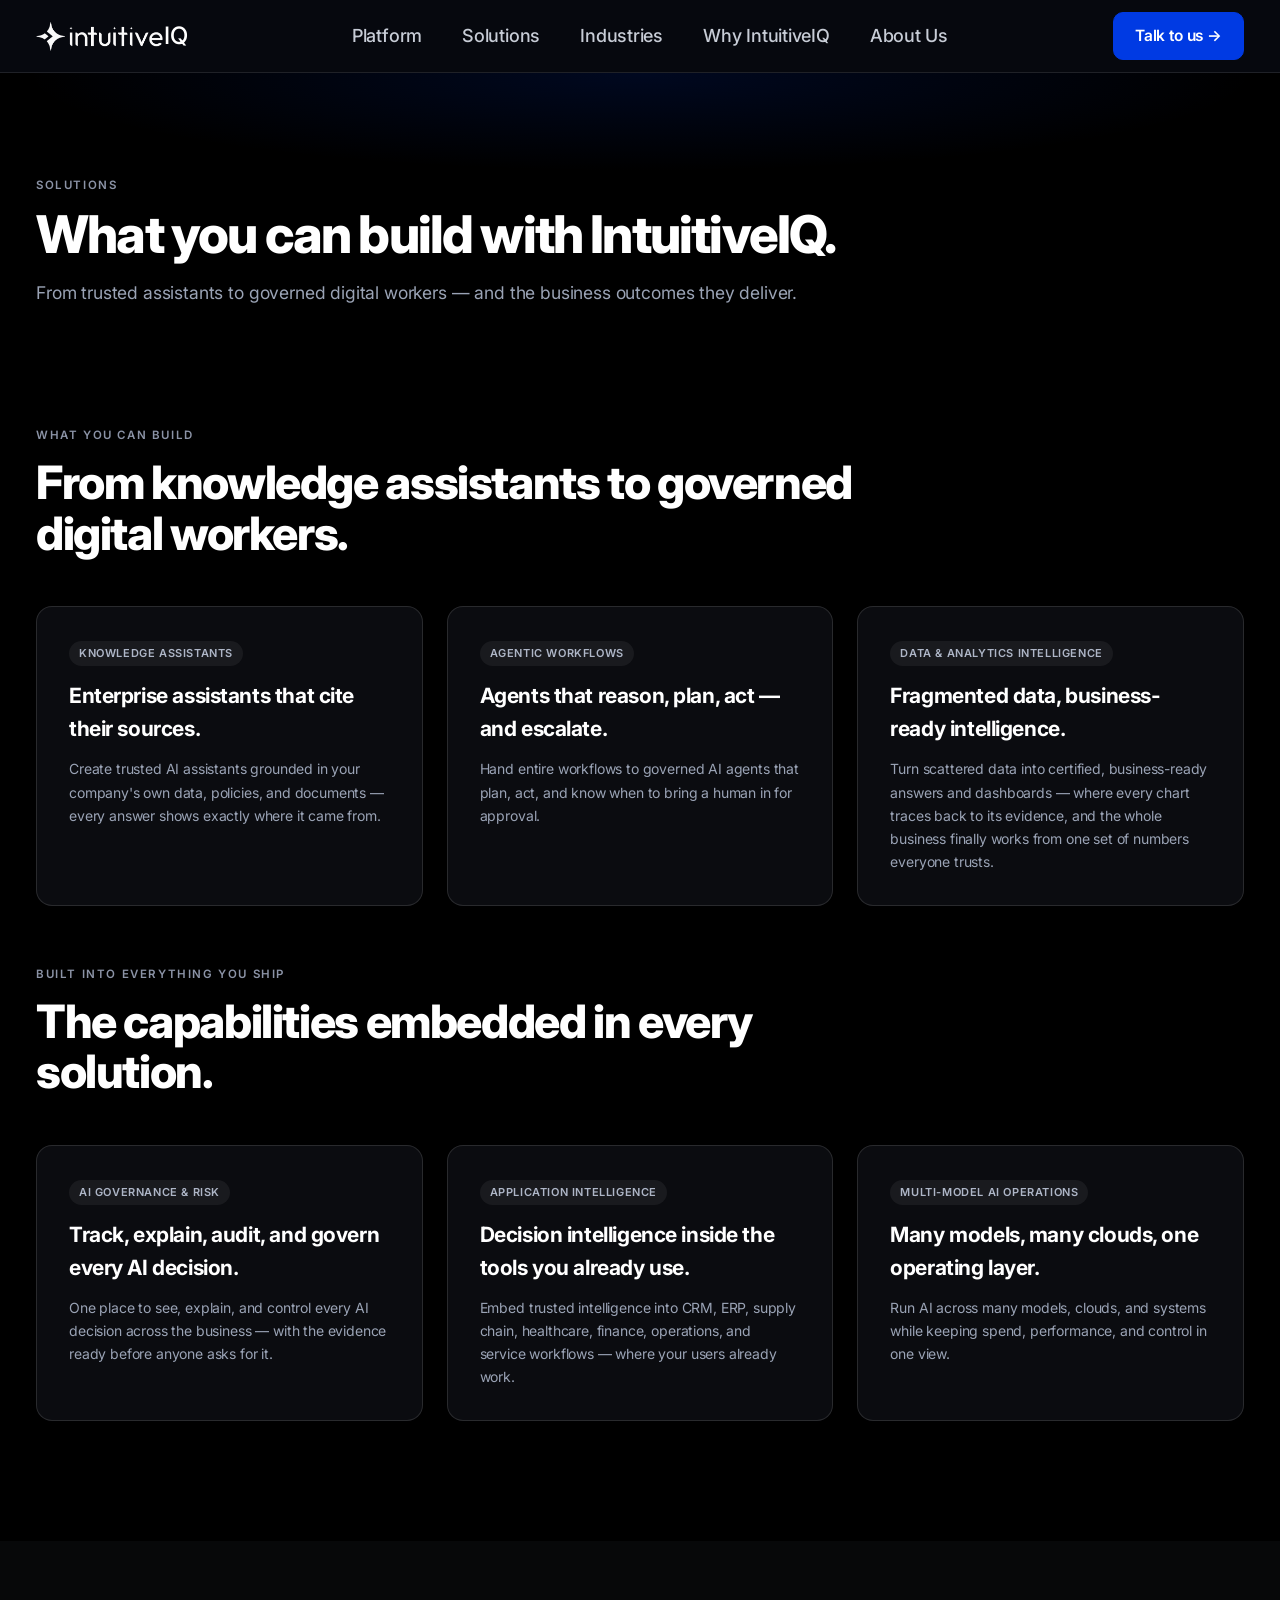
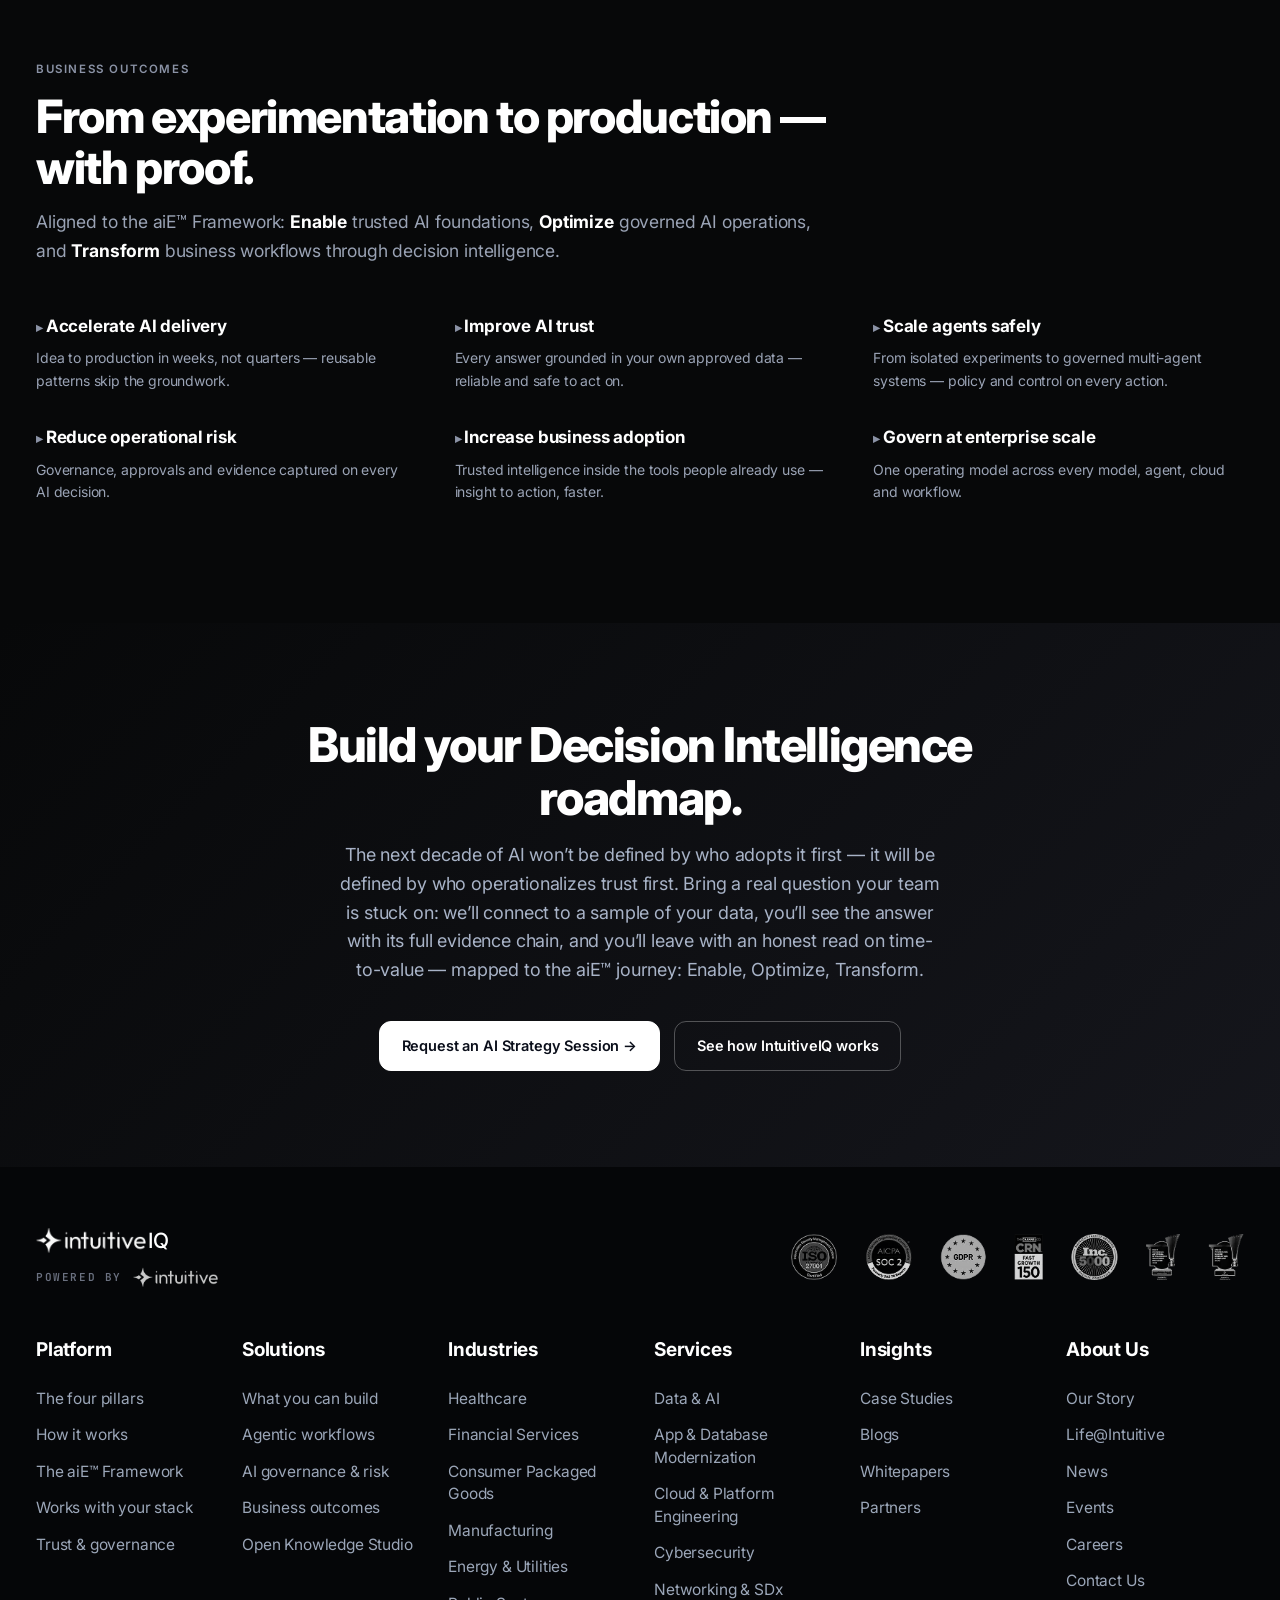
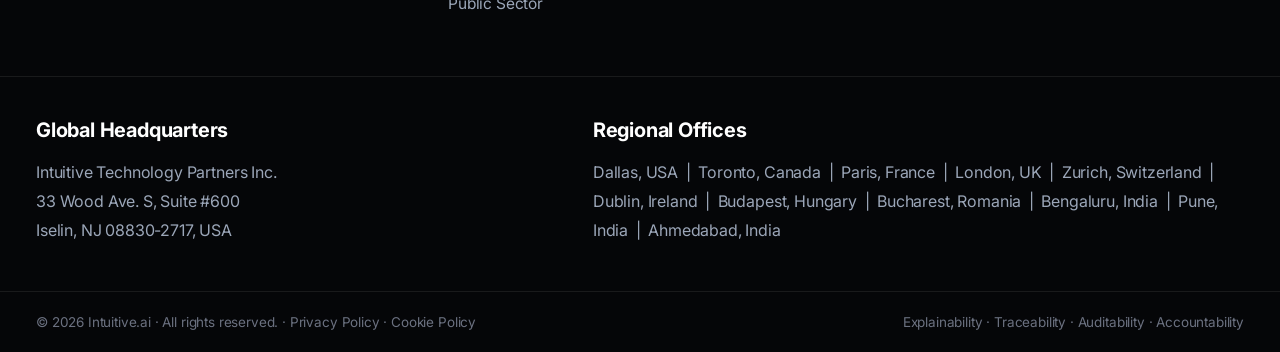
<file: solutions.html>
<!DOCTYPE html>
<html lang="en">
<head>
  <meta charset="utf-8" />
  <meta name="viewport" content="width=device-width, initial-scale=1" />
  <title>Solutions | IntuitiveIQ™ — What You Can Build</title>
  <meta name="description" content="From knowledge assistants to governed digital workers: see what enterprises build with IntuitiveIQ — trustworthy, explainable AI that moves from experimentation to production with proof." />
  <meta name="keywords" content="Decision Intelligence Engine, Enterprise AI Platform, Knowledge Fabric, Agentic Orchestration, Multi-Agent AI, Multi-Model AI Governance, AI Governance Platform, Explainable AI, AI Traceability, Enterprise AI Orchestration, Semantic AI Platform, Agentic AI Platform" />
  <meta property="og:title" content="Solutions — What you can build with IntuitiveIQ" />
  <meta property="og:description" content="From knowledge assistants to governed digital workers: see what enterprises build with IntuitiveIQ — trustworthy, explainable AI that moves from experimentation to production with proof." />
  <meta property="og:url" content="https://intuitiveiq.ai/solutions.html" />
  <meta property="og:type" content="website" />
  <link rel="canonical" href="https://intuitiveiq.ai/solutions.html" />
  <link rel="icon" href="/favicon.ico" sizes="any" />
  <link rel="icon" type="image/png" sizes="32x32" href="/assets/favicon-32.png" />
  <link rel="icon" type="image/png" sizes="16x16" href="/assets/favicon-16.png" />
  <link rel="apple-touch-icon" sizes="180x180" href="/assets/apple-touch-icon.png" />
  <link rel="manifest" href="/site.webmanifest" />
  <meta name="theme-color" content="#0a0e1a" />
  <meta name="color-scheme" content="dark" />
  <link rel="preconnect" href="https://fonts.googleapis.com">
  <link rel="preconnect" href="https://fonts.gstatic.com" crossorigin>
  <link rel="preconnect" href="https://api.fontshare.com" crossorigin>
  <link href="https://fonts.googleapis.com/css2?family=Inter:wght@400;500;600;700;800&family=JetBrains+Mono:wght@500&display=swap" rel="stylesheet">
  <link href="https://api.fontshare.com/v2/css?f[]=satoshi@400,500,700,900&display=swap" rel="stylesheet">
  <link rel="stylesheet" href="styles.css?v=20260612g" />
  <meta property="og:image" content="https://intuitiveiq.ai/assets/og-image.png" />
  <meta property="og:image:width" content="1200" />
  <meta property="og:image:height" content="630" />
  <meta property="og:site_name" content="IntuitiveIQ" />
  <meta name="twitter:card" content="summary_large_image" />
  <meta name="twitter:title" content="Solutions — What you can build with IntuitiveIQ" />
  <meta name="twitter:description" content="From knowledge assistants to governed digital workers: see what enterprises build with IntuitiveIQ — trustworthy, explainable AI that moves from experimentation to production with proof." />
  <meta name="twitter:image" content="https://intuitiveiq.ai/assets/og-image.png" />
  <script type="application/ld+json">
{
  "@context": "https://schema.org",
  "@type": "WebPage",
  "name": "Solutions | IntuitiveIQ\u2122 \u2014 What You Can Build",
  "url": "https://intuitiveiq.ai/solutions.html",
  "description": "From knowledge assistants to governed digital workers: see what enterprises build with IntuitiveIQ \u2014 trustworthy, explainable AI that moves from experimentation to production with proof.",
  "isPartOf": {
    "@type": "WebSite",
    "name": "IntuitiveIQ",
    "url": "https://intuitiveiq.ai/"
  },
  "publisher": {
    "@type": "Organization",
    "name": "Intuitive",
    "url": "https://intuitive.ai"
  }
}
</script>
</head>
<body>
<a class="skip-link" href="#main">Skip to content</a>

<!-- ── Top nav ──────────────────────────────────────────────────────── -->
<header class="nav">
  <div class="nav-inner">
    <div class="brand"><a href="/" class="brand-mark" title="IntuitiveIQ — home" style="color:#fff;text-decoration:none"><img src="assets/intuitive-logo.png?v=2" class="intuitive-logo-img" alt="intuitive" /><span class="brand-iq">IQ</span></a></div>
    <template id="intuitive-svg-fallback">
      <svg class="intuitive-logo" viewBox="0 0 480 100" aria-label="intuitive">
        <path d="M 50 3 L 53 43 L 56 47 L 96 50 L 56 53 L 53 57 L 50 97 L 47 57 L 44 53 L 4 50 L 44 47 L 47 43 Z" fill="currentColor"/>
        <path d="M 134 12 L 136 22 L 146 24 L 136 26 L 134 36 L 132 26 L 122 24 L 132 22 Z" fill="currentColor"/>
        <path d="M 252 8 L 253 14 L 259 15 L 253 16 L 252 22 L 251 16 L 245 15 L 251 14 Z" fill="currentColor"/>
        <text x="118" y="82" font-family="Inter, system-ui, sans-serif" font-weight="600" font-size="76" letter-spacing="-3" fill="currentColor">intuitive</text>
      </svg>
    </template>
    <nav class="nav-links">
      <div class="nav-item"><a href="platform.html">Platform</a>
        <div class="nav-drop">
          <div class="mega-inner">
            <div class="mega-left">
              <h3>Platform</h3>
              <p>The Decision Intelligence Engine — four pillars, one governed lifecycle, live on the stack you already run.</p>
            </div>
            <div class="mega-links">
              <a href="platform.html#platform">Decision Intelligence Engine</a>
              <a href="platform.html#agents">Agent control plane</a>
              <a href="platform.html#how">How it works</a>
              <a href="platform.html#stack">Works with your stack</a>
              <a href="platform.html#trust">Trust &amp; governance</a>
            </div>
          </div>
        </div>
      </div>
      <div class="nav-item"><a href="solutions.html">Solutions</a>
        <div class="nav-drop">
          <div class="mega-inner">
            <div class="mega-left">
              <h3>Solutions</h3>
              <p>From trusted assistants to governed digital workers — and the business outcomes they deliver.</p>
            </div>
            <div class="mega-links">
              <a href="solutions.html#build">What you can build</a>
              <a href="solutions.html#agentic-workflows">Agentic business workflows</a>
              <a href="solutions.html#governance">AI governance &amp; risk</a>
              <a href="solutions.html#outcomes">Business outcomes</a>
            </div>
          </div>
        </div>
      </div>
      <div class="nav-item"><a href="industries.html">Industries</a>
        <div class="nav-drop">
          <div class="mega-inner">
            <div class="mega-left">
              <h3>Industries</h3>
              <p>Pre-built business vocabularies and AI playbooks — delivered through the aiE™ adoption model.</p>
            </div>
            <div class="mega-links">
              <a href="industries.html#healthcare">Healthcare</a>
              <a href="industries.html#financial-services">Financial Services</a>
              <a href="industries.html#cpg">Consumer Packaged Goods</a>
              <a href="industries.html#manufacturing">Manufacturing</a>
              <a href="industries.html#energy">Energy &amp; Utilities</a>
              <a href="industries.html#public-sector">Public Sector</a>
            </div>
          </div>
        </div>
      </div>
      <div class="nav-item"><a href="company.html">Why IntuitiveIQ</a>
        <div class="nav-drop">
          <div class="mega-inner">
            <div class="mega-left">
              <h3>Why IntuitiveIQ</h3>
              <p>Owned intelligence — engineered by Intuitive, delivered through the aiE™ Framework.</p>
            </div>
            <div class="mega-links">
              <a href="company.html#moat">What makes us different</a>
              <a href="company.html#company">Engineered by Intuitive</a>
              <a href="platform.html#aie">The aiE™ Framework</a>
              <a href="index.html#boardroom-test">The 90-second boardroom test</a>
            </div>
          </div>
        </div>
      </div>
      <div class="nav-item"><a href="https://intuitive.ai/about-us/our-story/" target="_blank" rel="noopener">About Us</a>
        <div class="nav-drop">
          <div class="mega-inner">
            <div class="mega-left">
              <h3>About Us</h3>
              <p>We are an AI-first innovation and engineering company delivering engineering breakthroughs.</p>
            </div>
            <div class="mega-links">
              <a href="https://intuitive.ai/about-us/our-story/" target="_blank" rel="noopener">Our Story</a>
              <a href="https://intuitive.ai/about-us/events/" target="_blank" rel="noopener">Events</a>
              <a href="https://intuitive.ai/about-us/life-at-intuitive/" target="_blank" rel="noopener">Life@Intuitive</a>
              <a href="https://intuitive.ai/careers/" target="_blank" rel="noopener">Careers</a>
              <a href="https://intuitive.ai/about-us/news/" target="_blank" rel="noopener">News</a>
            </div>
          </div>
        </div>
      </div>
    </nav>
    <button class="nav-burger" aria-label="Menu" aria-expanded="false">☰</button>
    <div class="nav-cta">
      <a href="mailto:hello@intuitive.ai?subject=IntuitiveIQ" class="btn btn-primary">Talk to us →</a>
    </div>
  </div>
</header>
<main id="main">

<!-- ── Page hero ─────────────────────────────────────────────────────── -->
<section class="page-hero">
  <div class="container">
    <p class="eyebrow">Solutions</p>
    <h1 class="page-title">What you can build with IntuitiveIQ.</h1>
    <p class="section-sub" style="margin-bottom:0">From trusted assistants to governed digital workers — and the business outcomes they deliver.</p>
  </div>
</section>

<!-- ── What you can build ────────────────────────────────────────────── -->
<section id="build" class="section">
  <div class="container">
    <p class="eyebrow">What you can build</p>
    <h2 class="section-title">From knowledge assistants to governed digital workers.</h2>
    <div class="cases">

      <div class="case-card" id="assistants">
        <div class="case-tag">Knowledge Assistants</div>
        <h3>Enterprise assistants that cite their sources.</h3>
        <p>Create trusted AI assistants grounded in your company's own data, policies, and documents — every answer shows exactly where it came from.</p>
      </div>

      <div class="case-card" id="agentic-workflows">
        <div class="case-tag">Agentic Workflows</div>
        <h3>Agents that reason, plan, act — and escalate.</h3>
        <p>Hand entire workflows to governed AI agents that plan, act, and know when to bring a human in for approval.</p>
      </div>

      <div class="case-card">
        <div class="case-tag">Data &amp; Analytics Intelligence</div>
        <h3>Fragmented data, business-ready intelligence.</h3>
        <p>Turn scattered data into certified, business-ready answers and dashboards — where every chart traces back to its evidence, and the whole business finally works from one set of numbers everyone trusts.</p>
      </div>
    </div>

    <p class="eyebrow" style="margin-top:60px">Built into everything you ship</p>
    <h2 class="section-title">The capabilities embedded in every solution.</h2>
    <div class="cases">

      <div class="case-card" id="governance">
        <div class="case-tag">AI Governance &amp; Risk</div>
        <h3>Track, explain, audit, and govern every AI decision.</h3>
        <p>One place to see, explain, and control every AI decision across the business — with the evidence ready before anyone asks for it.</p>
      </div>

      <div class="case-card">
        <div class="case-tag">Application Intelligence</div>
        <h3>Decision intelligence inside the tools you already use.</h3>
        <p>Embed trusted intelligence into CRM, ERP, supply chain, healthcare, finance, operations, and service workflows — where your users already work.</p>
      </div>

      <div class="case-card">
        <div class="case-tag">Multi-Model AI Operations</div>
        <h3>Many models, many clouds, one operating layer.</h3>
        <p>Run AI across many models, clouds, and systems while keeping spend, performance, and control in one view.</p>
      </div>

    </div>
  </div>
</section>

<!-- ── Business outcomes ─────────────────────────────────────────────── -->
<section id="outcomes" class="section section-alt">
  <div class="container">
    <p class="eyebrow">Business outcomes</p>
    <h2 class="section-title">From experimentation to production — with proof.</h2>
    <p class="section-sub">Aligned to the aiE™ Framework: <b style="color:#fff">Enable</b> trusted AI foundations, <b style="color:#fff">Optimize</b> governed AI operations, and <b style="color:#fff">Transform</b> business workflows through decision intelligence.</p>
    <div class="outcomes-grid">
      <div class="outcome">
        <h4>Accelerate AI delivery</h4>
        <p>Idea to production in weeks, not quarters — reusable patterns skip the groundwork.</p>
      </div>
      <div class="outcome">
        <h4>Improve AI trust</h4>
        <p>Every answer grounded in your own approved data — reliable and safe to act on.</p>
      </div>
      <div class="outcome">
        <h4>Scale agents safely</h4>
        <p>From isolated experiments to governed multi-agent systems — policy and control on every action.</p>
      </div>
      <div class="outcome">
        <h4>Reduce operational risk</h4>
        <p>Governance, approvals and evidence captured on every AI decision.</p>
      </div>
      <div class="outcome">
        <h4>Increase business adoption</h4>
        <p>Trusted intelligence inside the tools people already use — insight to action, faster.</p>
      </div>
      <div class="outcome">
        <h4>Govern at enterprise scale</h4>
        <p>One operating model across every model, agent, cloud and workflow.</p>
      </div>
    </div>
  </div>
</section>

<!-- ── CTA ───────────────────────────────────────────────────────────── -->
<section id="contact" class="section cta">
  <div class="container">
    <h2 class="cta-title">Build your Decision Intelligence roadmap.</h2>
    <p class="cta-sub">The next decade of AI won&rsquo;t be defined by who adopts it first — it will be defined by who operationalizes trust first. Bring a real question your team is stuck on: we&rsquo;ll connect to a sample of your data, you&rsquo;ll see the answer with its full evidence chain, and you&rsquo;ll leave with an honest read on time-to-value — mapped to the aiE™ journey: Enable, Optimize, Transform.</p>
    <div class="cta-actions">
      <a href="mailto:hello@intuitive.ai?subject=IntuitiveIQ%20Strategy%20Session" class="btn btn-primary lg">Request an AI Strategy Session →</a>
      <a href="platform.html#how" class="btn btn-ghost lg">See how IntuitiveIQ works</a>
    </div>
  </div>
</section>

<!-- ── Footer ────────────────────────────────────────────────────────── -->
</main>
<footer class="footer">
  <div class="container footer-top">
    <div class="footer-top-brand">
      <a href="/" class="brand-mark" style="color:#fff;text-decoration:none"><img src="assets/intuitive-logo.png?v=2" class="intuitive-logo-img" alt="intuitive" /><span class="brand-iq">IQ</span></a>
      <a href="https://intuitive.ai" target="_blank" rel="noopener" class="powered-by-intuitive">
        <span>Powered by</span>
        <img src="assets/intuitive-logo.png?v=2" alt="Intuitive — intuitive.ai" />
      </a>
    </div>
    <picture><source srcset="assets/img/certifications.webp" type="image/webp"><img class="footer-certs" src="assets/img/certifications.png" alt="ISO 27001 · AICPA SOC 2 · GDPR · CRN Fast Growth 150 · Inc 5000" loading="lazy" /></picture>
  </div>

  <div class="container footer-cols-grid">
    <div>
      <h5>Platform</h5>
      <a href="platform.html#platform">The four pillars</a>
      <a href="platform.html#how">How it works</a>
      <a href="platform.html#aie">The aiE™ Framework</a>
      <a href="platform.html#stack">Works with your stack</a>
      <a href="platform.html#trust">Trust &amp; governance</a>
    </div>
    <div>
      <h5>Solutions</h5>
      <a href="solutions.html#build">What you can build</a>
      <a href="solutions.html#agentic-workflows">Agentic workflows</a>
      <a href="solutions.html#governance">AI governance &amp; risk</a>
      <a href="solutions.html#outcomes">Business outcomes</a>
      <a href="https://app.semantixiq.ai/app">Open Knowledge Studio</a>
    </div>
    <div>
      <h5>Industries</h5>
      <a href="industries.html#healthcare">Healthcare</a>
      <a href="industries.html#financial-services">Financial Services</a>
      <a href="industries.html#cpg">Consumer Packaged Goods</a>
      <a href="industries.html#manufacturing">Manufacturing</a>
      <a href="industries.html#energy">Energy &amp; Utilities</a>
      <a href="industries.html#public-sector">Public Sector</a>
    </div>
    <div>
      <h5>Services</h5>
      <a href="https://intuitive.ai/services/data-and-ai/" target="_blank" rel="noopener">Data &amp; AI</a>
      <a href="https://intuitive.ai/services/app-and-db-modernization/" target="_blank" rel="noopener">App &amp; Database Modernization</a>
      <a href="https://intuitive.ai/services/cloud-platform-engineering/" target="_blank" rel="noopener">Cloud &amp; Platform Engineering</a>
      <a href="https://intuitive.ai/services/cybersecurity/" target="_blank" rel="noopener">Cybersecurity</a>
      <a href="https://intuitive.ai/services/networking-and-sdx/" target="_blank" rel="noopener">Networking &amp; SDx</a>
    </div>
    <div>
      <h5>Insights</h5>
      <a href="https://intuitive.ai/insights/case-studies/" target="_blank" rel="noopener">Case Studies</a>
      <a href="https://intuitive.ai/insights/blog/" target="_blank" rel="noopener">Blogs</a>
      <a href="https://intuitive.ai/insights/whitepapers/" target="_blank" rel="noopener">Whitepapers</a>
      <a href="https://intuitive.ai/partners/" target="_blank" rel="noopener">Partners</a>
    </div>
    <div>
      <h5>About Us</h5>
      <a href="https://intuitive.ai/about-us/our-story/" target="_blank" rel="noopener">Our Story</a>
      <a href="https://intuitive.ai/about-us/life-at-intuitive/" target="_blank" rel="noopener">Life@Intuitive</a>
      <a href="https://intuitive.ai/about-us/news/" target="_blank" rel="noopener">News</a>
      <a href="https://intuitive.ai/about-us/events/" target="_blank" rel="noopener">Events</a>
      <a href="https://intuitive.ai/careers/" target="_blank" rel="noopener">Careers</a>
      <a href="mailto:hello@intuitive.ai?subject=IntuitiveIQ">Contact Us</a>
    </div>
  </div>

  <div class="container footer-hq">
    <div>
      <h5>Global Headquarters</h5>
      <p>Intuitive Technology Partners Inc.<br/>33 Wood Ave. S, Suite #600<br/>Iselin, NJ 08830-2717, USA</p>
    </div>
    <div>
      <h5>Regional Offices</h5>
      <p>Dallas, USA &nbsp;|&nbsp; Toronto, Canada &nbsp;|&nbsp; Paris, France &nbsp;|&nbsp; London, UK &nbsp;|&nbsp; Zurich, Switzerland &nbsp;|&nbsp; Dublin, Ireland &nbsp;|&nbsp; Budapest, Hungary &nbsp;|&nbsp; Bucharest, Romania &nbsp;|&nbsp; Bengaluru, India &nbsp;|&nbsp; Pune, India &nbsp;|&nbsp; Ahmedabad, India</p>
    </div>
  </div>

  <div class="footer-fine">
    <div class="container">
      <span>© 2026 Intuitive.ai · All rights reserved. · <a href="https://intuitive.ai/privacy-policy/" target="_blank" rel="noopener" style="color:#6b7180">Privacy Policy</a> · <a href="https://intuitive.ai/cookie-policy/" target="_blank" rel="noopener" style="color:#6b7180">Cookie Policy</a></span>
      <span>Explainability · Traceability · Auditability · Accountability</span>
    </div>
  </div>
</footer>

<script src="script.js?v=20260612f" defer></script>
</body>
</html>
</file>
<file: styles.css>
/* ── SemantixIQ landing page — Intuitive.ai-aligned theme ──────────── */
:root{
  /* Brand */
  --ink:        #ffffff;          /* deep ink, primary text */
  --ink-2:      #c7ccd6;          /* secondary text */
  --slate:      #9aa3b5;          /* muted text */
  --slate-2:    #7f8696;          /* disabled / hint */
  --line:       rgba(255,255,255,0.12);          /* hairline borders */
  --line-2:     rgba(255,255,255,0.08);          /* lighter dividers */
  --bg:         #000000;
  --bg-soft:    #0b0c10;
  --bg-soft-2:  #15161c;

  /* Accents (refined enterprise-AI palette) */
  --primary:    #003ae3;          /* signature blue */
  --primary-2:  #1f56ff;          /* hover */
  --cyan:       #5b8cff;          /* electric accent */
  --violet:     #5f86ff;          /* knowledge / governance */
  --green:      #2f6bff;          /* trust */
  --amber:      #8b93a6;          /* attention */

  /* Geometry */
  --radius-sm:  6px;
  --radius:     10px;
  --radius-lg:  16px;
  --radius-xl:  24px;
  --shadow-sm:  0 1px 2px rgba(15,23,42,0.04);
  --shadow:     0 4px 12px rgba(15,23,42,0.06);
  --shadow-lg:  0 24px 60px rgba(15,23,42,0.10);

  /* Type */
  --font:       "Satoshi","Inter",-apple-system,BlinkMacSystemFont,"Segoe UI",Roboto,sans-serif;
  --font-mono:  "JetBrains Mono", ui-monospace, Menlo, monospace;
}

*{box-sizing:border-box}
html,body{margin:0;padding:0;background:var(--bg);color:var(--ink-2);font-family:var(--font);-webkit-font-smoothing:antialiased;line-height:1.55;letter-spacing:-0.01em}
a{color:var(--primary);text-decoration:none}
a:hover{color:var(--primary-2)}
img,svg{display:block;max-width:100%}
.container{max-width:1340px;margin:0 auto;padding:0 36px}
.eyebrow{font-size:11.5px;font-weight:600;letter-spacing:1.6px;color:var(--primary);text-transform:uppercase;margin:0 0 12px}

/* ── Top nav ──────────────────────────────────────────────────────── */
.nav{position:sticky;top:0;z-index:50;background:rgba(255,255,255,0.86);backdrop-filter:saturate(180%) blur(10px);border-bottom:1px solid var(--line)}
.nav-inner{max-width:1340px;margin:0 auto;padding:12px 36px;display:flex;align-items:center;gap:36px}
.brand{display:flex;align-items:center;gap:12px;text-decoration:none;color:var(--ink)}
.brand-logo{width:34px;height:34px;flex-shrink:0}
.brand-text{display:flex;flex-direction:column;line-height:1.05}
.brand-name{font-weight:700;font-size:18px;letter-spacing:-0.4px;color:var(--ink);margin-left:6px}
.brand-tag{display:inline-flex;align-items:center;gap:6px;color:var(--slate-2);font-weight:500;margin-top:4px;line-height:1}
.brand-tag .cred-prefix{font-size:10.5px;letter-spacing:0.6px;text-transform:uppercase}
/* Animated separator between SemantixIQ wordmark and the Intuitive logo */
.brand-sep{display:block;height:1.5px;width:100%;max-width:160px;margin:2px 0;border-radius:1px;background:linear-gradient(90deg, transparent 0%, var(--primary) 18%, var(--violet) 50%, var(--cyan) 82%, transparent 100%);background-size:200% 100%;animation:sep-shimmer 3.6s ease-in-out infinite;opacity:.85;position:relative}
.brand-sep::after{content:"";position:absolute;left:0;top:50%;width:6px;height:6px;border-radius:50%;background:var(--violet);box-shadow:0 0 6px var(--violet);transform:translateY(-50%);animation:sep-dot 3.6s ease-in-out infinite}
.brand-sep.dark{opacity:.9}
@keyframes sep-shimmer{0%,100%{background-position:0% 0}50%{background-position:100% 0}}
@keyframes sep-dot{0%{left:0;opacity:0}10%{opacity:1}90%{opacity:1}100%{left:calc(100% - 6px);opacity:0}}

/* Intuitive logo — sits tight under SemantixIQ, nudged left to align flush */
.intuitive-logo-img{height:27px;width:auto;display:block;margin-top:2px;margin-left:-5px;transition:opacity .15s}
.brand:hover .intuitive-logo-img{opacity:.85}
.footer .intuitive-logo-img{filter:invert(1)}
.intuitive-logo{height:22px;width:auto;color:var(--ink);display:block;margin-top:2px;margin-left:-5px;transition:color .15s}
.brand:hover .intuitive-logo{color:var(--primary)}
.footer .brand .intuitive-logo{color:#fff}
.intuitive-logo.inline{height:14px;color:#5b8cff;display:inline-block;vertical-align:middle}
.iw-link{display:inline-flex;align-items:center;color:#5b8cff;text-decoration:none;vertical-align:baseline;transform:translateY(2px)}
.iw-link:hover{color:#fff}
.nav-links{display:flex;gap:28px;flex:1;justify-content:center}
.nav-links a{color:var(--ink-2);font-size:13.5px;font-weight:500;transition:color .15s}
.nav-links a:hover{color:var(--primary)}
.nav-cta{display:flex;align-items:center;gap:14px}
.link-muted{color:var(--slate);font-size:13.5px;font-weight:500}
.link-muted:hover{color:var(--ink-2)}

.btn{display:inline-flex;align-items:center;gap:6px;padding:8px 16px;border-radius:var(--radius);font-weight:600;font-size:13.5px;cursor:pointer;border:1px solid transparent;text-decoration:none;transition:all .15s ease;font-family:var(--font);letter-spacing:-0.01em}
.btn.lg{padding:13px 22px;font-size:14.5px;border-radius:12px}
.btn-primary{background:var(--ink);color:#fff;border-color:var(--ink)}
.btn-primary:hover{background:var(--primary);border-color:var(--primary);color:#fff;box-shadow:0 8px 20px rgba(0, 58, 227,0.28)}
.btn-ghost{background:transparent;color:var(--ink);border-color:var(--line)}
.btn-ghost:hover{background:var(--bg-soft);border-color:var(--ink-2);color:var(--ink)}

/* ── Hero ─────────────────────────────────────────────────────────── */
.hero{position:relative;padding:96px 0 80px;overflow:hidden;background:radial-gradient(ellipse 80% 60% at 50% 0%, rgba(0, 58, 227,0.08) 0%, rgba(0, 58, 227,0) 60%), #ffffff}
.hero-inner{max-width:1340px;margin:0 auto;padding:0 36px;text-align:center;position:relative;z-index:2}
.hero-badge{display:inline-flex;align-items:center;gap:8px;padding:6px 14px;background:rgba(0, 58, 227,0.08);border:1px solid rgba(0, 58, 227,0.18);border-radius:100px;font-size:12.5px;color:var(--ink-2);font-weight:500;margin-bottom:32px}
.hero-badge .dot{width:7px;height:7px;border-radius:50%;background:var(--primary);box-shadow:0 0 0 4px rgba(0, 58, 227,0.18);flex-shrink:0}
.hero-title{font-size:68px;line-height:1.06;font-weight:800;color:var(--ink);letter-spacing:-0.04em;margin:0 0 24px;max-width:1100px;margin-left:auto;margin-right:auto}
.hero-title .grad{background:linear-gradient(135deg, var(--primary) 0%, var(--violet) 60%, var(--cyan) 100%);-webkit-background-clip:text;-webkit-text-fill-color:transparent;background-clip:text}
.hero-sub{font-size:20px;line-height:1.6;color:var(--slate);max-width:840px;margin:0 auto 36px}
.hero-actions{display:flex;gap:14px;justify-content:center;flex-wrap:wrap;margin-bottom:64px}
.hero-meta{display:flex;justify-content:center;gap:48px;flex-wrap:wrap;padding-top:48px;border-top:1px solid var(--line)}
.hero-meta > div{display:flex;flex-direction:column;align-items:center;gap:4px}
.hero-meta b{font-size:32px;font-weight:800;color:var(--ink);letter-spacing:-0.03em;font-feature-settings:"tnum"}
.hero-meta span{font-size:12.5px;color:var(--slate);font-weight:500;letter-spacing:0.2px}
/* Decorative grid in the background */
.hero-decor{position:absolute;inset:0;background-image:linear-gradient(rgba(15,23,42,0.04) 1px, transparent 1px), linear-gradient(90deg, rgba(15,23,42,0.04) 1px, transparent 1px);background-size:48px 48px;mask-image:radial-gradient(ellipse 60% 80% at 50% 0%, rgba(0,0,0,0.4) 0%, transparent 70%);pointer-events:none;z-index:1}

/* ── Logos row ────────────────────────────────────────────────────── */
.logos{padding:48px 0;border-bottom:1px solid var(--line)}
.logos-eyebrow{text-align:center;font-size:12px;color:var(--slate);font-weight:500;letter-spacing:0.4px;margin:0 0 20px;text-transform:uppercase}
/* Tight centered list with inline dot separators between every chip.
   Reads as a unified vocabulary, never as orphaned grid cells.
   Each chip stays on one line; the row wraps naturally with the
   smaller column gap, and the dots make the visual grouping obvious
   regardless of how many items wrap to each row. */
.logos-row{display:flex;justify-content:center;flex-wrap:wrap;column-gap:0;row-gap:10px;font-family:var(--font-mono);font-size:13px;color:var(--slate-2);font-weight:500;letter-spacing:0.4px;text-transform:uppercase;max-width:1080px;margin:0 auto;line-height:1.9}
.logos-row + .logos-eyebrow{margin-top:36px}
.logos-row span{transition:color .15s;white-space:nowrap;text-align:center;padding:0 14px;position:relative}
.logos-row span + span::before{content:"";display:inline-block;width:3px;height:3px;border-radius:50%;background:#3a4150;position:absolute;left:-1.5px;top:50%;transform:translateY(-50%)}
.logos-row span:hover{color:var(--ink-2)}

/* ── Sections ─────────────────────────────────────────────────────── */
.section{padding:120px 0;position:relative}
.section-alt{background:var(--bg-soft)}
.section-title{font-size:46px;line-height:1.1;font-weight:800;color:var(--ink);letter-spacing:-0.03em;margin:0 0 16px;max-width:880px}
.section-sub{font-size:17.5px;color:var(--slate);max-width:800px;margin:0 0 48px;line-height:1.62}

/* ── Visual showcase (KG / Lineage / Query) ───────────────────────── */
.visual-section{padding:80px 0 100px;background:var(--bg-soft)}
.visual-tabs{display:inline-flex;gap:6px;background:#fff;border:1px solid var(--line);border-radius:100px;padding:5px;margin:24px 0 28px;box-shadow:var(--shadow-sm)}
.vt-pill{background:transparent;border:none;color:var(--slate);padding:8px 18px;font-size:13px;font-weight:600;cursor:pointer;border-radius:100px;font-family:inherit;letter-spacing:-0.01em;transition:all .15s}
.vt-pill:hover{color:var(--ink-2);background:var(--bg-soft-2)}
.vt-pill.active{background:var(--ink);color:#fff}
.visual-stage{position:relative;background:#fff;border:1px solid var(--line);border-radius:var(--radius-xl);overflow:hidden;box-shadow:var(--shadow-lg)}
.vs-chrome{height:38px;background:linear-gradient(180deg,#15161c,#15161c);border-bottom:1px solid var(--line);display:flex;align-items:center;padding:0 16px;gap:6px}
.vs-chrome .dot{width:11px;height:11px;border-radius:50%;background:#2a2f3c}
.vs-chrome .dot.r{background:#6b7180}
.vs-chrome .dot.y{background:#8a92a3}
.vs-chrome .dot.g{background:#5b8cff}
.vs-chrome .vs-url{flex:1;text-align:center;font-family:var(--font-mono);font-size:12px;color:var(--slate);background:#fff;border:1px solid var(--line);border-radius:6px;padding:4px 12px;max-width:380px;margin:0 auto}
.visual-pane{display:none;padding:20px 24px 24px}
.visual-pane.active{display:block;animation:fadePane .35s ease}
@keyframes fadePane{from{opacity:0;transform:translateY(6px)}to{opacity:1;transform:translateY(0)}}
.anim-kg, .anim-lineage{display:block;width:100%;height:auto;max-height:520px;background:#fff}
.vs-caption{margin-top:12px;text-align:center;font-size:12.5px;color:var(--slate);line-height:1.6}
.vs-caption b{color:var(--ink)}

/* KG animations */
.kg-pulse{transform-origin:450px 230px;animation:kg-pulse 2.4s ease-in-out infinite}
@keyframes kg-pulse{0%,100%{r:34;opacity:1}50%{r:38;opacity:.85}}
.kg-edges line{stroke-dashoffset:0;animation:kg-flow 2s linear infinite}
@keyframes kg-flow{to{stroke-dashoffset:-18}}
.kg-phase circle{transform-origin:center;transform-box:fill-box;animation:kg-bob 3s ease-in-out infinite}
.kg-phase circle:nth-of-type(2){animation-delay:.3s}
.kg-phase circle:nth-of-type(3){animation-delay:.6s}
.kg-phase circle:nth-of-type(4){animation-delay:.9s}
.kg-phase circle:nth-of-type(5){animation-delay:1.2s}
.kg-phase circle:nth-of-type(6){animation-delay:1.5s}
@keyframes kg-bob{0%,100%{transform:scale(1)}50%{transform:scale(1.12)}}
.kg-leaves circle{transform-origin:center;transform-box:fill-box;animation:kg-leaf 4s ease-in-out infinite}
.kg-leaves circle:nth-of-type(odd){animation-delay:1s}
@keyframes kg-leaf{0%,100%{opacity:.95}50%{opacity:.6}}
.kg-sweep{animation:kg-sweep 5s ease-out infinite;transform-origin:450px 230px}
@keyframes kg-sweep{0%{r:0;opacity:.5}100%{r:280;opacity:0}}

/* Lineage animations */
.ln-flow path{animation:ln-flow 1.6s linear infinite}
@keyframes ln-flow{to{stroke-dashoffset:-24}}
.ln-card.silver,.ln-card.gold,.ln-card.sem,.ln-card.src{transform-origin:center;transform-box:fill-box;animation:ln-card 4s ease-in-out infinite}
.ln-card.silver:nth-of-type(odd){animation-delay:.5s}
.ln-card.gold:nth-of-type(even){animation-delay:1s}
.ln-card.sem:nth-of-type(odd){animation-delay:1.5s}
@keyframes ln-card{0%,100%{filter:none}50%{filter:drop-shadow(0 0 6px rgba(0, 58, 227,.35))}}

/* Mapping Confidence pane */
.anim-confidence{font-family:var(--font);background:#fff;border-radius:14px;padding:18px 22px;display:flex;flex-direction:column;gap:14px;min-height:420px}
.conf-header{display:flex;justify-content:space-between;align-items:flex-end;flex-wrap:wrap;gap:14px;padding-bottom:12px;border-bottom:1px solid var(--line)}
.conf-title-block{display:flex;flex-direction:column;gap:2px}
.conf-title{font-size:16px;font-weight:700;color:var(--ink);letter-spacing:-0.02em}
.conf-sub{font-size:11.5px;color:var(--slate);font-family:var(--font-mono)}
.conf-legend{display:flex;gap:6px;flex-wrap:wrap;font-size:10.5px}
.cl{padding:3px 9px;border-radius:100px;font-weight:600;letter-spacing:0.2px}
.cl.green{background:#12161f;color:#2f6bff}
.cl.amber{background:#15161c;color:#8b93a6}
.cl.red{background:#15161c;color:#8b93a6}
.conf-rows{display:flex;flex-direction:column;gap:10px}
.conf-row{display:grid;grid-template-columns:240px 1fr 50px auto;align-items:center;gap:14px;padding:10px 12px;background:#0b0c10;border:1px solid var(--line);border-radius:10px;font-size:12px;opacity:0;transform:translateY(6px);animation:confRow .45s ease forwards}
.visual-pane.vp-confidence.active .conf-row:nth-child(1){animation-delay:.05s}
.visual-pane.vp-confidence.active .conf-row:nth-child(2){animation-delay:.15s}
.visual-pane.vp-confidence.active .conf-row:nth-child(3){animation-delay:.25s}
.visual-pane.vp-confidence.active .conf-row:nth-child(4){animation-delay:.35s}
.visual-pane.vp-confidence.active .conf-row:nth-child(5){animation-delay:.45s}
.visual-pane.vp-confidence.active .conf-row:nth-child(6){animation-delay:.55s}
@keyframes confRow{to{opacity:1;transform:translateY(0)}}
.conf-mapping{display:flex;align-items:center;gap:6px;flex-wrap:wrap;font-family:var(--font-mono);font-size:11px}
.conf-mapping .src{color:var(--ink-2)}
.conf-mapping .arr{color:var(--slate-2)}
.conf-mapping .cls{color:#4f6fe0;background:rgba(95, 134, 255,0.10);padding:1px 8px;border-radius:5px}
.conf-bar-wrap{height:8px;background:var(--bg-soft-2);border-radius:6px;overflow:hidden;position:relative}
.conf-bar{height:100%;width:0;border-radius:6px;animation:confFill 1.1s cubic-bezier(.2,.7,.3,1) forwards;background:linear-gradient(90deg,#2f6bff,#5b8cff);box-shadow:0 0 8px rgba(0, 58, 227,0.3)}
.conf-bar.green{background:linear-gradient(90deg,#2f6bff,#5b8cff);box-shadow:0 0 8px rgba(0, 58, 227,0.3)}
.conf-bar.amber{background:linear-gradient(90deg,#8b93a6,#8b93a6);box-shadow:0 0 8px rgba(139,147,158,0.3)}
.conf-bar.red{background:linear-gradient(90deg,#8b93a6,#8b93a6);box-shadow:0 0 8px rgba(139,147,158,0.3)}
@keyframes confFill{to{width:var(--w)}}
.visual-pane.vp-confidence.active .conf-row:nth-child(1) .conf-bar{animation-delay:.2s}
.visual-pane.vp-confidence.active .conf-row:nth-child(2) .conf-bar{animation-delay:.3s}
.visual-pane.vp-confidence.active .conf-row:nth-child(3) .conf-bar{animation-delay:.4s}
.visual-pane.vp-confidence.active .conf-row:nth-child(4) .conf-bar{animation-delay:.5s}
.visual-pane.vp-confidence.active .conf-row:nth-child(5) .conf-bar{animation-delay:.6s}
.visual-pane.vp-confidence.active .conf-row:nth-child(6) .conf-bar{animation-delay:.7s}
.conf-pct{font-family:var(--font-mono);font-size:13px;font-weight:700;text-align:right;letter-spacing:-0.02em}
.conf-pct.green{color:#2f6bff}
.conf-pct.amber{color:#8b93a6}
.conf-pct.red{color:#8b93a6}
.conf-signals{display:flex;gap:3px;flex-wrap:wrap;justify-content:flex-end}
.sig{font-family:var(--font-mono);font-size:9.5px;font-weight:600;padding:2px 6px;border-radius:4px;background:var(--bg-soft-2);color:var(--slate-2);border:1px solid var(--line)}
.sig.on{background:rgba(0, 58, 227,0.12);color:var(--primary);border-color:rgba(0, 58, 227,0.3)}
.conf-footer{margin-top:auto;padding-top:10px;border-top:1px solid var(--line);display:flex;align-items:center;gap:10px;font-size:11px;color:var(--slate);justify-content:center;flex-wrap:wrap}
.conf-footer b{color:var(--ink-2)}
.conf-footer .conf-dot{color:var(--line);font-size:8px}

/* Ask & Reason pane — chat with embedded reasoning visuals */
.anim-ask{font-family:var(--font);background:#fff;border-radius:14px;padding:16px 22px 20px;display:flex;flex-direction:column;gap:14px;min-height:480px}
.ask-suggest{padding-bottom:12px;border-bottom:1px solid var(--line)}
.ask-eyebrow{font-size:10.5px;font-weight:600;letter-spacing:0.4px;color:var(--slate-2);text-transform:uppercase}
.ask-chips{display:flex;gap:8px;margin-top:8px;flex-wrap:wrap}
.ask-chip{background:var(--bg-soft);border:1px solid var(--line);border-radius:100px;padding:6px 12px;font-size:11.5px;color:var(--ink-2);cursor:default;transition:all .15s}
.ask-chip:hover{background:rgba(0, 58, 227,0.08);border-color:rgba(0, 58, 227,0.4);color:var(--primary)}
.ask-thread{display:flex;flex-direction:column;gap:14px}
.ask-msg{display:flex;gap:12px;align-items:flex-start;opacity:0;animation:askIn .5s ease forwards}
.ask-msg.delay-1{animation-delay:1.6s}
@keyframes askIn{from{opacity:0;transform:translateY(8px)}to{opacity:1;transform:translateY(0)}}
.ask-avatar{width:34px;height:34px;border-radius:50%;display:flex;align-items:center;justify-content:center;font-size:10px;font-weight:700;letter-spacing:0.5px;flex-shrink:0;font-family:var(--font-mono)}
.ask-avatar.user{background:var(--bg-soft-2);color:var(--ink)}
.ask-avatar.ai{background:var(--ink);color:#fff}
.ask-bubble{flex:1;background:#0b0c10;border:1px solid var(--line);border-radius:12px;padding:14px 16px;font-size:13px;line-height:1.55;color:var(--ink-2);min-width:0}
.ask-msg.user .ask-bubble{background:#fff;border-color:var(--line-2)}
.ask-msg.ai .ask-bubble{background:#0b0c10}
.ask-bubble code{font-family:var(--font-mono);font-size:11.5px;background:#15161c;padding:1px 6px;border-radius:4px;color:var(--ink-2)}
.ask-bubble code.cls{color:#4f6fe0;background:rgba(95, 134, 255,0.10)}
.ask-typed{display:inline-block;overflow:hidden;white-space:nowrap;border-right:2px solid var(--primary);width:0;animation:askType 1.4s steps(60,end) .3s forwards, askCaret .8s steps(2) infinite}
@keyframes askType{to{width:100%}}
@keyframes askCaret{50%{border-color:transparent}}
.ask-bubble-text{display:block;margin-bottom:14px}
.ask-img{margin:14px 0 0;background:#fff;border:1px solid var(--line);border-radius:10px;padding:12px 14px}
.ask-img-title{font-size:10.5px;font-weight:700;letter-spacing:0.4px;color:var(--slate);text-transform:uppercase;margin-bottom:10px;font-family:var(--font-mono)}
.ask-mini-path{display:block;width:100%;height:auto;max-height:120px}
.ask-signals{display:flex;flex-direction:column;gap:6px}
.ask-sig{display:grid;grid-template-columns:24px 110px 1fr 50px;align-items:center;gap:8px;padding:5px 0;border-bottom:1px dotted var(--line-2);font-size:12px}
.ask-sig:last-child{border:none}
.ask-sig b{font-size:11.5px;color:var(--ink)}
.ask-sig .asd{color:var(--slate);font-size:11px;font-family:var(--font-mono);overflow:hidden;text-overflow:ellipsis;white-space:nowrap}
.ask-sig .asd code{font-size:10.5px;background:transparent;padding:0;color:var(--primary)}
.ask-sig .asn{font-weight:700;text-align:center}
.ask-sig .asn.green{color:#2f6bff}
.ask-sig .asw{font-family:var(--font-mono);font-size:11px;font-weight:700;text-align:right;letter-spacing:-0.01em}
.ask-sig .asw.green{color:#2f6bff}
.ask-sig .asw.amber{color:#8b93a6}
.ask-sig .asw.red{color:#8b93a6}
.ask-prov{margin-top:14px;padding-top:12px;border-top:1px solid var(--line-2);display:flex;align-items:center;gap:8px;flex-wrap:wrap;font-size:11.5px;color:var(--slate)}
.ask-prov b{color:var(--ink-2)}
.prov-chip{font-family:var(--font-mono);font-size:10.5px;background:var(--bg-soft-2);border:1px solid var(--line);padding:2px 8px;border-radius:5px;color:var(--ink-2);font-weight:500}
.ask-prov .prov-time{margin-left:auto;color:var(--slate-2)}

/* Query / Answer pane */
.anim-query{font-family:var(--font);background:#0b0c10;border-radius:14px;padding:24px;display:flex;flex-direction:column;gap:14px;min-height:380px}
.aq-row{display:flex;gap:14px;align-items:flex-start;opacity:0;animation:aqIn .5s ease forwards}
.aq-row.delay-1{animation-delay:1.4s}
.aq-row.delay-2{animation-delay:3.2s}
@keyframes aqIn{from{opacity:0;transform:translateY(8px)}to{opacity:1;transform:translateY(0)}}
.aq-label{font-family:var(--font-mono);font-size:10px;letter-spacing:1.4px;color:var(--slate-2);font-weight:600;width:60px;flex-shrink:0;padding-top:10px;text-align:right}
.aq-bubble{flex:1;border-radius:12px;padding:14px 16px;line-height:1.55;font-size:13.5px}
.aq-bubble.user{background:#fff;border:1px solid var(--line);color:var(--ink-2)}
.aq-bubble.user .aq-typed{display:inline-block;overflow:hidden;white-space:nowrap;border-right:2px solid var(--primary);width:0;animation:aqType 1.2s steps(40, end) .2s forwards, aqCaret .8s steps(2) infinite}
@keyframes aqType{to{width:100%}}
@keyframes aqCaret{50%{border-color:transparent}}
.aq-bubble.plan{background:#0a0e1a;color:#a8b3c7;font-family:var(--font-mono);font-size:12px}
.aq-bubble.plan code{display:block;font-size:11.5px;color:#5b8cff;line-height:1.7;white-space:pre;font-family:inherit}
.aq-tag{display:inline-block;background:#003ae3;color:#fff;padding:2px 8px;border-radius:6px;font-size:10px;font-weight:700;letter-spacing:0.6px;margin-bottom:8px;font-family:var(--font)}
.aq-bubble.answer{background:#fff;border:1px solid var(--line)}
.aq-result .ar-row{display:flex;justify-content:space-between;align-items:center;padding:8px 0;border-bottom:1px dotted var(--line-2);font-size:12.5px}
.aq-result .ar-row:last-child{border:none}
.aq-result .ar-row b{color:var(--ink)}
.aq-result .ar-row span{color:var(--slate);font-family:var(--font-mono);font-size:11px}
.aq-judge{margin-top:10px;padding-top:12px;border-top:1px solid var(--line-2);display:flex;gap:14px;align-items:center;font-size:11.5px}
.aq-check{color:#2f6bff;font-weight:700;background:#12161f;padding:3px 10px;border-radius:100px}
.aq-conf{color:var(--ink);font-weight:600;font-family:var(--font-mono)}
.aq-time{color:var(--slate);margin-left:auto;font-family:var(--font-mono)}

/* ── Pillars ──────────────────────────────────────────────────────── */
.pillars{display:grid;grid-template-columns:repeat(3,1fr);gap:24px;margin-top:48px}
.pillar{background:#fff;border:1px solid var(--line);border-radius:var(--radius-lg);padding:32px;transition:all .2s ease;box-shadow:var(--shadow-sm)}
.pillar:hover{transform:translateY(-3px);border-color:rgba(0, 58, 227,0.3);box-shadow:var(--shadow-lg)}
.pillar.accent{background:linear-gradient(135deg,#0a0e1a 0%,#1d2230 100%);color:#fff;border-color:transparent}
.pillar.accent h3{color:#fff}
.pillar.accent p{color:#a8b3c7}
.pillar.accent .pillar-icon{background:rgba(255,255,255,0.1);color:#5b8cff}
.pillar.accent .pillar-list li{color:#9ba6b8;border-color:rgba(255,255,255,0.08)}
.pillar.accent .pillar-list li::before{color:#5b8cff}
.pillar-icon{width:44px;height:44px;border-radius:var(--radius);background:rgba(0, 58, 227,0.1);color:var(--primary);display:flex;align-items:center;justify-content:center;font-size:22px;font-weight:600;margin-bottom:20px}
.pillar h3{font-size:21px;font-weight:700;color:var(--ink);margin:0 0 12px;letter-spacing:-0.02em}
.pillar p{font-size:14.5px;color:var(--slate);line-height:1.65;margin:0 0 20px}
.pillar-list{list-style:none;padding:0;margin:0}
.pillar-list li{font-size:13px;color:var(--ink-2);padding:8px 0;border-top:1px solid var(--line-2);font-weight:500;display:flex;align-items:center;gap:10px}
.pillar-list li::before{content:"▸";color:var(--primary);font-size:11px}

/* ── Flow (How it works) ──────────────────────────────────────────── */
.flow{display:flex;align-items:stretch;gap:16px;margin-top:48px;flex-wrap:wrap;justify-content:center}
.flow-step{flex:1;min-width:280px;background:#fff;border:1px solid var(--line);border-radius:var(--radius-lg);padding:32px;box-shadow:var(--shadow-sm)}
.flow-num{font-family:var(--font-mono);font-size:11.5px;color:var(--primary);font-weight:600;letter-spacing:1px;margin-bottom:14px}
.flow-step h3{font-size:22px;font-weight:700;color:var(--ink);margin:0 0 10px;letter-spacing:-0.02em}
.flow-step p{font-size:14.5px;color:var(--slate);line-height:1.6;margin:0}
.flow-arrow{display:flex;align-items:center;justify-content:center;color:var(--primary);font-size:22px;font-weight:600}

/* ── Stack grid ───────────────────────────────────────────────────── */
.stack-grid{display:grid;grid-template-columns:repeat(3,1fr);gap:20px;margin-top:48px}
.stack-card{background:#fff;border:1px solid var(--line);border-radius:var(--radius-lg);padding:24px;box-shadow:var(--shadow-sm);transition:all .2s ease;display:flex;flex-direction:column;gap:10px}
.stack-card:hover{border-color:var(--ink-2);box-shadow:var(--shadow);transform:translateY(-2px)}
.stack-cat{align-self:flex-start;font-family:var(--font-mono);font-size:10px;color:var(--primary);font-weight:600;letter-spacing:1.4px;text-transform:uppercase;background:rgba(0, 58, 227,0.08);padding:3px 10px;border-radius:100px}
.stack-card h4{font-size:15px;font-weight:700;color:var(--ink);margin:0;letter-spacing:-0.01em;line-height:1.35}
.stack-card p{font-size:13px;color:var(--slate);line-height:1.55;margin:0}
.stack-pills{display:flex;flex-wrap:wrap;gap:5px;margin-top:auto;padding-top:6px}
.stack-pills span{font-family:var(--font-mono);font-size:10.5px;color:var(--ink-2);background:var(--bg-soft-2);border:1px solid var(--line);padding:3px 9px;border-radius:6px;font-weight:500;letter-spacing:-0.01em}
@media (max-width: 1024px){.stack-grid{grid-template-columns:repeat(2,1fr)}}
@media (max-width: 720px){.stack-grid{grid-template-columns:1fr}}

/* ── Cases ────────────────────────────────────────────────────────── */
.cases{display:grid;grid-template-columns:repeat(3,1fr);gap:24px;margin-top:48px}
.case-card{background:#fff;border:1px solid var(--line);border-radius:var(--radius-lg);padding:32px;box-shadow:var(--shadow-sm);transition:all .2s ease}
.case-card:hover{transform:translateY(-3px);border-color:rgba(0, 58, 227,0.3);box-shadow:var(--shadow-lg)}
.case-tag{display:inline-block;font-size:11px;font-weight:600;letter-spacing:0.6px;color:var(--violet);background:rgba(95, 134, 255,0.1);padding:4px 10px;border-radius:100px;text-transform:uppercase;margin-bottom:14px}
.case-card h3{font-size:21px;font-weight:700;color:var(--ink);margin:0 0 12px;letter-spacing:-0.02em}
.case-card p{font-size:14px;color:var(--slate);line-height:1.65;margin:0}

/* ── Trust grid ───────────────────────────────────────────────────── */
.trust-grid{display:grid;grid-template-columns:repeat(2,1fr);gap:32px 64px;margin-top:48px}
.trust-grid h4{font-size:18px;font-weight:700;color:var(--ink);margin:0 0 8px;letter-spacing:-0.01em}
.trust-grid p{font-size:14.5px;color:var(--slate);line-height:1.65;margin:0}

/* ── CTA ──────────────────────────────────────────────────────────── */
.cta{background:linear-gradient(135deg,#0a0e1a 0%,#1d2230 100%);text-align:center;padding:96px 0}
.cta-title{font-size:48px;line-height:1.1;font-weight:800;color:#fff;letter-spacing:-0.03em;margin:0 0 16px;max-width:760px;margin-left:auto;margin-right:auto}
.cta-sub{font-size:18px;color:#a8b3c7;max-width:600px;margin:0 auto 36px;line-height:1.6}
.cta-actions{display:flex;gap:14px;justify-content:center;flex-wrap:wrap}
.cta .btn-primary{background:#fff;color:var(--ink);border-color:#fff}
.cta .btn-primary:hover{background:var(--primary);color:#fff;border-color:var(--primary);box-shadow:0 8px 20px rgba(0, 58, 227,0.4)}
.cta .btn-ghost{color:#fff;border-color:rgba(255,255,255,0.2)}
.cta .btn-ghost:hover{background:rgba(255,255,255,0.08);border-color:rgba(255,255,255,0.4);color:#fff}

/* ── Footer ───────────────────────────────────────────────────────── */
.footer{background:#0a0e1a;color:#a8b3c7}
.footer-inner{display:grid;grid-template-columns:1.4fr 2fr;gap:64px;padding:64px 32px 48px}
.footer-brand .brand-logo{width:34px;height:34px}
.footer-blurb{font-size:13.5px;line-height:1.65;color:#9ba6b8;max-width:380px;margin:24px 0 0}
.footer-blurb a{color:#5b8cff}
.footer-cols{display:grid;grid-template-columns:repeat(3,1fr);gap:48px}
.footer-cols h5{font-size:11.5px;font-weight:600;letter-spacing:1.4px;color:#fff;text-transform:uppercase;margin:0 0 16px}
.footer-cols a{display:block;color:#9ba6b8;font-size:13.5px;text-decoration:none;padding:5px 0;transition:color .15s}
.footer-cols a:hover{color:#fff}
.footer-fine{border-top:1px solid rgba(255,255,255,0.08);padding:20px 0}
.footer-fine .container{display:flex;justify-content:space-between;font-size:12.5px;color:#6b7180;flex-wrap:wrap;gap:12px}

/* ── Responsive ───────────────────────────────────────────────────── */
@media (max-width: 900px){
  .hero-title{font-size:44px}
  .hero-sub{font-size:16.5px}
  .section{padding:80px 0}
  .section-title{font-size:32px}
  .pillars,.cases,.stack-grid,.trust-grid,.footer-inner{grid-template-columns:1fr}
  .nav-links{display:none}
  .flow{flex-direction:column}
  .flow-arrow{transform:rotate(90deg)}
  .footer-inner{padding:48px 32px 32px}
  .footer-cols{grid-template-columns:repeat(2,1fr);gap:32px}
  .cta-title{font-size:34px}
}

/* ═════════════════════════════════════════════════════════════════════
 * PANE 5 · NL → Live Action (Action Console preview)
 * ═════════════════════════════════════════════════════════════════════
 * Three-stage animation:
 *   1. NL prompt types into the textarea-style card (top)
 *   2. The flow line + 4 stage dots light up in sequence
 *   3. SPARQL appears line-by-line + action card materializes + audit chips light
 * ═════════════════════════════════════════════════════════════════════ */

.anim-action{padding:18px 22px;background:#0b0c10;border-radius:8px;display:flex;flex-direction:column;gap:18px}

/* Top row — persona + NL textarea */
.act-top{display:flex;gap:14px;align-items:stretch}
.act-persona{display:flex;flex-direction:column;justify-content:center;padding:0 14px 0 0;min-width:170px;border-right:1px solid #222633}
.act-eyebrow{font-size:9px;font-weight:800;color:#8a92a3;letter-spacing:1.5px;margin-bottom:6px;text-transform:uppercase}
.act-persona-chip{padding:8px 12px;background:#fff;border:1.5px solid #003ae3;border-radius:8px;font-size:13px;font-weight:700;color:#0a0e1a}

.act-nl-card{flex:1;padding:12px 16px;background:#fff;border:1px solid #2a2f3c;border-radius:10px;min-height:80px;position:relative;overflow:hidden}
.act-nl-label{font-size:9.5px;font-weight:700;color:#8a92a3;letter-spacing:1.5px;text-transform:uppercase;margin-bottom:8px}
.act-nl-text{font-size:13px;line-height:1.55;color:#0a0e1a;font-family:inherit;position:relative;min-height:46px}
.act-typed{display:inline-block;overflow:hidden;white-space:normal;width:0}
.visual-pane.vp-action.active .act-typed{animation:actTypewriter 3.5s steps(60,end) 0.2s forwards}
@keyframes actTypewriter{from{width:0}to{width:100%}}
.act-cursor{color:#003ae3;font-weight:700;animation:actCursorBlink 0.6s steps(2) infinite}
@keyframes actCursorBlink{50%{opacity:0}}

/* Flow line + stage dots */
.act-flow{position:relative;height:50px;margin:4px 0 -8px}
.act-flow svg{width:100%;height:50px;display:block}
.act-flow-line{stroke-dashoffset:0}
.visual-pane.vp-action.active .act-flow-line{animation:actFlowDash 1.6s linear infinite}
@keyframes actFlowDash{to{stroke-dashoffset:-24}}
.act-flow-stages{position:absolute;top:36px;left:0;right:0;display:flex;justify-content:space-around;font-size:9.5px;font-weight:800;letter-spacing:0.5px;text-transform:uppercase;color:#8a92a3}
.act-stage{display:flex;align-items:center;gap:6px;opacity:0.4;transition:all .35s}
.act-stage-dot{width:7px;height:7px;border-radius:50%;background:#2a2f3c}
.visual-pane.vp-action.active .stage-1{animation:actStageOn .5s ease 1.5s forwards}
.visual-pane.vp-action.active .stage-2{animation:actStageOn .5s ease 2.6s forwards}
.visual-pane.vp-action.active .stage-3{animation:actStageOn .5s ease 4.0s forwards}
.visual-pane.vp-action.active .stage-4{animation:actStageOn .5s ease 5.5s forwards}
@keyframes actStageOn{
  from{opacity:.4}
  to{opacity:1}
}
.visual-pane.vp-action.active .stage-1 .act-stage-dot{animation:actDotOn .5s ease 1.5s forwards;}
.visual-pane.vp-action.active .stage-2 .act-stage-dot{animation:actDotOn .5s ease 2.6s forwards;}
.visual-pane.vp-action.active .stage-3 .act-stage-dot{animation:actDotOn .5s ease 4.0s forwards;}
.visual-pane.vp-action.active .stage-4 .act-stage-dot{animation:actDotOn .5s ease 5.5s forwards;}
@keyframes actDotOn{
  from{background:#2a2f3c;box-shadow:none}
  to{background:#2f6bff;box-shadow:0 0 0 4px rgba(0, 58, 227,.15)}
}
.visual-pane.vp-action.active .stage-1{color:#003ae3}
.visual-pane.vp-action.active .stage-2{color:#5f86ff}
.visual-pane.vp-action.active .stage-3{color:#8b93a6}
.visual-pane.vp-action.active .stage-4{color:#2f6bff}

/* Bottom row — SPARQL card + Action card side-by-side */
.act-bottom{display:grid;grid-template-columns:1fr 1fr;gap:16px;margin-top:6px}

/* SPARQL card */
.act-sparql-card{background:#0a0e1a;border-radius:10px;padding:14px 16px;color:#e1e4eb;font-family:'SF Mono','Menlo','Consolas',monospace;overflow:hidden}
.act-sparql-header{display:flex;justify-content:space-between;align-items:center;margin-bottom:10px;padding-bottom:8px;border-bottom:1px solid #1d2230}
.act-sparql-title{font-size:11px;font-weight:700;color:#8fb4ff;letter-spacing:0.5px}
.act-sparql-badge{font-size:9px;font-weight:700;color:#2f6bff;background:rgba(0, 58, 227,.15);padding:3px 7px;border-radius:4px;letter-spacing:0.5px}
.act-sparql-code{font-size:10.5px;line-height:1.6;color:#cfd5e0;margin:0;white-space:pre-wrap;word-break:break-word}
.act-line{display:block;opacity:0;transform:translateX(-6px)}
.visual-pane.vp-action.active .act-line{animation:actLineIn .25s ease forwards}
.visual-pane.vp-action.active .line-1{animation-delay:4.0s} .visual-pane.vp-action.active .line-2{animation-delay:4.1s}
.visual-pane.vp-action.active .line-3{animation-delay:4.2s} .visual-pane.vp-action.active .line-4{animation-delay:4.3s}
.visual-pane.vp-action.active .line-5{animation-delay:4.4s} .visual-pane.vp-action.active .line-6{animation-delay:4.5s}
.visual-pane.vp-action.active .line-7{animation-delay:4.6s} .visual-pane.vp-action.active .line-8{animation-delay:4.7s}
.visual-pane.vp-action.active .line-9{animation-delay:4.8s} .visual-pane.vp-action.active .line-10{animation-delay:4.9s}
.visual-pane.vp-action.active .line-11{animation-delay:5.0s} .visual-pane.vp-action.active .line-12{animation-delay:5.1s}
.visual-pane.vp-action.active .line-13{animation-delay:5.2s} .visual-pane.vp-action.active .line-14{animation-delay:5.3s}
.visual-pane.vp-action.active .line-15{animation-delay:5.4s}
@keyframes actLineIn{to{opacity:1;transform:translateX(0)}}
/* Highlight ontology prefix in green */
.act-line { color:#cfd5e0 }

/* Action card — materializes after SPARQL */
.act-card{background:#fff;border:1.5px solid #2a2f3c;border-radius:10px;padding:14px 16px;display:flex;flex-direction:column;gap:10px;opacity:0;transform:translateY(8px)}
.visual-pane.vp-action.active .act-card{animation:actCardIn .55s ease 5.5s forwards}
@keyframes actCardIn{to{opacity:1;transform:translateY(0)}}
.act-card-header{display:flex;align-items:center;gap:8px}
.act-card-icon{font-size:18px}
.act-card-severity{font-size:9.5px;font-weight:800;color:#8b93a6;background:rgba(139,147,158,.12);padding:3px 8px;border-radius:4px;letter-spacing:1px}
.act-card-title{font-size:13.5px;font-weight:700;color:#0a0e1a;line-height:1.35}
.act-card-meta{display:flex;align-items:center;gap:8px;font-size:11.5px;color:#1d2230}
.act-card-meta b{color:#2f6bff;font-weight:800}
.act-card-dot{color:#8a92a3}
.act-card-domain{font-size:9px;font-weight:800;color:#8a92a3;letter-spacing:1.5px;text-transform:uppercase;padding:4px 0;border-top:1px solid #15161c}

/* 3-way audit chips */
.act-card-audit{margin-top:2px}
.act-audit-eyebrow{font-size:9px;color:#8a92a3;letter-spacing:1.5px;margin-bottom:5px;display:block}
.act-audit-chips{display:flex;gap:6px;flex-wrap:wrap}
.act-audit-chip{font-size:10px;font-weight:700;padding:4px 8px;border-radius:6px;color:#fff;opacity:0;transform:scale(.9);position:relative}
.act-audit-chip::after{content:" ✓";font-weight:900}
.visual-pane.vp-action.active .chip-json{background:#003ae3;animation:actChipIn .35s ease 6.3s forwards}
.visual-pane.vp-action.active .chip-dbx{background:#003ae3;animation:actChipIn .35s ease 6.55s forwards}
.visual-pane.vp-action.active .chip-slack{background:#003ae3;animation:actChipIn .35s ease 6.8s forwards}
@keyframes actChipIn{to{opacity:1;transform:scale(1)}}

/* Detector polling pulse */
.act-card-footer{display:flex;align-items:center;gap:8px;font-size:10.5px;color:#6b7180;border-top:1px solid #15161c;padding-top:8px;margin-top:2px}
.act-pulse-dot{width:8px;height:8px;border-radius:50%;background:#2f6bff;animation:actPulse 1.6s ease-in-out infinite}
@keyframes actPulse{0%,100%{box-shadow:0 0 0 0 rgba(0, 58, 227,.5)}50%{box-shadow:0 0 0 8px rgba(0, 58, 227,0)}}

/* Responsive — stack on mobile */
@media (max-width:760px){
  .act-bottom{grid-template-columns:1fr}
  .act-top{flex-direction:column;gap:10px}
  .act-persona{padding-right:0;border-right:0;border-bottom:1px solid #222633;padding-bottom:10px}
}

/* ===== INTUITIVE DARK THEME OVERRIDES ===== */
html,body{ background:#000 !important; color:#dddddd; }
.nav{ background:rgba(8,10,18,.82) !important; border-bottom-color:rgba(255,255,255,.10) !important; }
.nav .intuitive-logo-img{ filter:invert(1) !important; }
.brand-name{ color:#ffffff !important; } .intuitive-logo{ color:#ffffff !important; }
.hero{ background:radial-gradient(ellipse 80% 60% at 50% 0%, rgba(0,58,227,.18) 0%, rgba(0,58,227,0) 60%), #000 !important; }
.hero-decor{ background-image:linear-gradient(rgba(255,255,255,.04) 1px,transparent 1px),linear-gradient(90deg,rgba(255,255,255,.04) 1px,transparent 1px) !important; }
.section-alt,.visual-section{ background:#070809 !important; }
.hero-badge{ background:rgba(0,58,227,.12) !important; border-color:rgba(0,58,227,.30) !important; color:#c7ccd6 !important; }
.pillar,.flow-step,.stack-card,.case-card,.visual-stage,.conf-row,.ask-bubble,.ask-img,.aq-bubble.user,.aq-bubble.answer,.act-nl-card,.act-card,.act-persona-chip,.anim-kg,.anim-lineage,.anim-confidence,.anim-ask,.anim-query,.anim-action,.visual-pane{ background:#0b0c10 !important; border-color:rgba(255,255,255,.12) !important; }
.vs-chrome{ background:linear-gradient(180deg,#15161c,#0f1014) !important; border-bottom-color:rgba(255,255,255,.10) !important; }
.vs-chrome .vs-url{ background:#0b0c10 !important; border-color:rgba(255,255,255,.12) !important; color:#9aa3b5 !important; }
.visual-tabs{ background:#0b0c10 !important; border-color:rgba(255,255,255,.12) !important; }
.vt-pill.active{ background:#003ae3 !important; color:#fff !important; }
.btn-primary{ background:#003ae3 !important; border-color:#003ae3 !important; color:#fff !important; }
.btn-primary:hover{ background:#1f56ff !important; border-color:#1f56ff !important; }
.btn-ghost{ color:#fff !important; border-color:rgba(255,255,255,.28) !important; }
.cta{ background:linear-gradient(135deg,#070809,#15161c) !important; }
.cta .btn-primary{ background:#fff !important; color:#0a0e1a !important; border-color:#fff !important; }
.pillar.accent{ background:linear-gradient(135deg,#0a0e1a,#15161c) !important; }
.footer{ background:#050608 !important; }
.act-persona-chip,.act-nl-text,.act-card-title,.conf-title{ color:#ffffff !important; }
.act-card-meta,.ask-bubble,.aq-bubble.user{ color:#c7ccd6 !important; }
.stack-pills span,.prov-chip,.sig{ background:rgba(255,255,255,.05) !important; border-color:rgba(255,255,255,.14) !important; color:#c7ccd6 !important; }
.ask-bubble code{ background:rgba(255,255,255,.08) !important; color:#c7ccd6 !important; }

/* ===== brand horizontal lockup (match dbx: SemantixIQ | intuitive) ===== */
.brand-text{ flex-direction:row !important; align-items:center !important; gap:11px !important; line-height:1 !important; }
.brand-name{ font-size:23px !important; }
.brand-sep{ width:1px !important; height:26px !important; max-width:none !important; margin:0 !important; border-radius:0 !important; background:rgba(255,255,255,.22) !important; animation:none !important; opacity:1 !important; }
.brand-sep::after{ display:none !important; }
.nav .intuitive-logo-img{ height:30px !important; margin:0 !important; }

/* ===== reduce blue: keep blue only on primary buttons ===== */
.pillar-icon{ background:rgba(255,255,255,.06) !important; border:1px solid rgba(255,255,255,.16) !important; color:#e6e9ef !important; }
.stack-cat,.case-tag{ background:rgba(255,255,255,.06) !important; color:#aeb6c7 !important; }
.eyebrow,.kicker,.flow-num,.logos-eyebrow,.stack-card .stack-cat{ color:#8b93a6 !important; }
.pillar-list li::before,.flow-arrow{ color:#8b93a6 !important; }
.hero-title .grad{ -webkit-text-fill-color:#ffffff !important; background:none !important; color:#fff !important; }
.hero-badge .dot{ background:#9aa3b5 !important; box-shadow:none !important; }
.vt-pill.active{ background:rgba(255,255,255,.12) !important; color:#fff !important; }
.pillar.accent .pillar-icon{ background:rgba(255,255,255,.10) !important; color:#e6e9ef !important; }
.conf-bar,.conf-bar.green,.conf-bar.amber,.conf-bar.red{ background:#5a6478 !important; box-shadow:none !important; }
.aq-tag{ background:rgba(255,255,255,.12) !important; }

/* ═════════════════════════════════════════════════════════════════════
 * IntuitiveIQ additions — trust-promise strip, challenge grid,
 * 4-pillar platform layout, 6-step flow, outcomes grid, powered-by chip
 * ═════════════════════════════════════════════════════════════════════ */

/* Trust promise strip (under hero) */
.promise{background:#070809;border-top:1px solid var(--line-2);border-bottom:1px solid var(--line-2);padding:36px 0}
.promise-grid{display:grid;grid-template-columns:repeat(4,1fr);gap:32px}
.promise-item h4{font-size:15px;font-weight:800;color:#fff;margin:0 0 6px;letter-spacing:-0.01em;text-transform:uppercase;font-size:13px;letter-spacing:1.2px}
.promise-item h4::before{content:"◆ ";color:#8b93a6;font-size:10px}
.promise-item p{font-size:13px;color:var(--slate);line-height:1.55;margin:0}
@media (max-width:900px){.promise-grid{grid-template-columns:repeat(2,1fr);gap:24px}}
@media (max-width:560px){.promise-grid{grid-template-columns:1fr}}

/* Challenge grid (problem section) */
.challenge-grid{display:grid;grid-template-columns:repeat(3,1fr);gap:14px;margin:8px 0 36px}
.challenge{background:#0b0c10;border:1px solid var(--line);border-radius:var(--radius);padding:16px 18px;font-size:14px;color:var(--ink-2);line-height:1.5;display:flex;gap:12px;align-items:baseline}
.challenge span{font-family:var(--font-mono);font-size:11px;color:#8b93a6;font-weight:600;flex-shrink:0}
@media (max-width:900px){.challenge-grid{grid-template-columns:1fr}}

/* Solution line */
.solution-line{font-size:17px;color:var(--slate);line-height:1.65;max-width:860px;margin:0;padding:20px 24px;border-left:3px solid #5a6478;background:#0b0c10;border-radius:0 var(--radius) var(--radius) 0}
.solution-line b{color:#fff}

/* 4-pillar platform grid */
.pillars.four{grid-template-columns:repeat(2,1fr)}
@media (max-width:900px){.pillars.four{grid-template-columns:1fr}}

/* Powered-by chip inside pillars */
.powered-by{margin-top:18px;padding-top:14px;border-top:1px solid var(--line-2);font-family:var(--font-mono);font-size:10.5px;letter-spacing:0.8px;text-transform:uppercase;color:var(--slate-2)}
.pillar.accent .powered-by{border-color:rgba(255,255,255,0.10);color:#8b93a6}

/* 6-step flow grid */
.flow.six{display:grid;grid-template-columns:repeat(3,1fr);gap:16px}
.flow.six .flow-step{min-width:0}
@media (max-width:900px){.flow.six{grid-template-columns:1fr}}

/* Business outcomes grid */
.outcomes-grid{display:grid;grid-template-columns:repeat(3,1fr);gap:32px 48px;margin-top:48px}
.outcomes-grid h4{font-size:17px;font-weight:700;color:var(--ink);margin:0 0 8px;letter-spacing:-0.01em}
.outcomes-grid h4::before{content:"▸ ";color:#8b93a6;font-size:13px}
.outcomes-grid p{font-size:14px;color:var(--slate);line-height:1.6;margin:0}
@media (max-width:900px){.outcomes-grid{grid-template-columns:1fr;gap:24px}}

/* ═════════════════════════════════════════════════════════════════════
 * Intuitive.ai-matching imagery — hero video, company band, cert strip
 * ═════════════════════════════════════════════════════════════════════ */

/* Hero background video (intuitive.ai-style) under a dark veil */
.hero-video{position:absolute;inset:0;width:100%;height:100%;object-fit:cover;z-index:0;opacity:.65;filter:saturate(.9)}
.hero-veil{position:absolute;inset:0;z-index:1;background:linear-gradient(180deg, rgba(0,0,0,.45) 0%, rgba(0,0,0,.66) 55%, rgba(0,0,0,.96) 100%)}
.hero-inner{z-index:2}
@media (prefers-reduced-motion: reduce){.hero-video{display:none}}

/* Engineered by Intuitive — two-column band with imagery */
.band-grid{display:grid;grid-template-columns:1.05fr 1fr;gap:56px;align-items:start;margin-top:16px}
.band-copy p{font-size:16.5px;color:var(--slate);line-height:1.7;margin:0 0 22px}
.band-copy p b{color:#fff}
.band-copy .pillar-list li{font-size:14px}
.band-img-main{width:100%;border-radius:var(--radius-lg);border:1px solid var(--line);display:block}
.band-photos{display:grid;grid-template-columns:repeat(3,1fr);gap:12px;margin-top:12px}
.band-photos img{width:100%;aspect-ratio:1/1;object-fit:cover;border-radius:var(--radius);border:1px solid var(--line);filter:saturate(.92)}
@media (max-width:900px){.band-grid{grid-template-columns:1fr;gap:32px}}

/* Certification / recognition strip (light card so the badge marks read) */
.cert-strip{margin-top:36px;background:#f4f6fa;border-radius:var(--radius-lg);padding:20px 28px;display:flex;align-items:center;gap:26px;flex-wrap:wrap;justify-content:center}
.cert-label{font-family:var(--font-mono);font-size:10.5px;font-weight:700;letter-spacing:1.6px;text-transform:uppercase;color:#3a4150;flex-shrink:0}
.cert-strip img{height:46px;width:auto;max-width:calc(100% - 0px);object-fit:contain}
@media (max-width:680px){.cert-strip img{height:auto;width:100%}}

/* ═════════════════════════════════════════════════════════════════════
 * Multi-page nav — dropdown menus, page heroes, mobile burger
 * ═════════════════════════════════════════════════════════════════════ */
.nav-item{position:relative;display:flex;align-items:center;padding:10px 0}
.nav-item > a{color:var(--ink-2);font-size:13.5px;font-weight:500;transition:color .15s}
.nav-item > a::after{content:" ▾";font-size:9px;color:var(--slate-2)}
.nav-item:hover > a{color:#fff}
.nav-drop{display:none;position:absolute;top:100%;left:50%;transform:translateX(-50%);background:#0b0c10;border:1px solid rgba(255,255,255,.14);border-radius:12px;padding:10px;min-width:250px;box-shadow:0 18px 44px rgba(0,0,0,.55);z-index:60}
.nav-item:hover .nav-drop,.nav-item:focus-within .nav-drop{display:block}
.nav-drop a{display:block;padding:9px 12px;border-radius:8px;color:var(--ink-2);font-size:13px;white-space:nowrap}
.nav-drop a:hover{background:rgba(255,255,255,.07);color:#fff}

/* Page hero (inner pages) */
.page-hero{padding:104px 0 0;background:radial-gradient(ellipse 80% 70% at 50% 0%, rgba(0,58,227,.14) 0%, rgba(0,58,227,0) 60%), #000}
.page-title{font-size:52px;line-height:1.08;font-weight:800;color:#fff;letter-spacing:-0.035em;margin:0 0 16px;max-width:820px}
@media (max-width:900px){.page-hero{padding:72px 0 0}.page-title{font-size:36px}}

/* Mobile burger menu */
.nav-burger{display:none;background:transparent;border:1px solid rgba(255,255,255,.25);color:#fff;border-radius:8px;padding:5px 11px;font-size:16px;cursor:pointer;line-height:1}
@media (max-width:900px){
  .nav-burger{display:block}
  .nav-links{display:none}
  .nav-links.open{display:flex;flex-direction:column;align-items:flex-start;gap:2px;position:absolute;top:100%;left:0;right:0;background:#0b0c10;border-bottom:1px solid rgba(255,255,255,.14);padding:14px 28px 20px;z-index:70;box-shadow:0 24px 50px rgba(0,0,0,.6)}
  .nav-links.open .nav-item{flex-direction:column;align-items:flex-start;padding:6px 0;width:100%}
  .nav-links.open .nav-drop{display:block;position:static;transform:none;border:none;background:transparent;box-shadow:none;padding:4px 0 4px 14px;min-width:0}
}


/* ═════════════════════════════════════════════════════════════════════
 * Boardroom narrative — three shifts, 90-second test, industry photos
 * ═════════════════════════════════════════════════════════════════════ */
.shift-grid{display:grid;grid-template-columns:repeat(3,1fr);gap:14px;margin:8px 0 10px}
.shift{background:#0b0c10;border:1px solid var(--line);border-radius:var(--radius-lg);padding:22px 24px}
.shift.now{border-color:rgba(91,140,255,.45);background:linear-gradient(180deg,rgba(0,58,227,.10),rgba(0,58,227,.02))}
.shift-year{font-family:var(--font-mono);font-size:11px;font-weight:700;letter-spacing:1.4px;color:var(--slate-2)}
.shift.now .shift-year{color:#5b8cff}
.shift h4{font-size:20px;font-weight:800;color:#fff;margin:6px 0 4px;letter-spacing:-0.02em}
.shift p{font-size:13.5px;color:var(--slate);margin:0;line-height:1.5}
.shift-punch{font-size:18px;font-weight:700;color:#fff;margin:18px 0 34px;letter-spacing:-0.01em}
@media (max-width:900px){.shift-grid{grid-template-columns:1fr}}

.test-list{display:flex;flex-direction:column;gap:12px;margin-top:8px;max-width:860px}
.test-q{display:flex;gap:18px;align-items:baseline;background:#0b0c10;border:1px solid var(--line);border-radius:var(--radius);padding:18px 22px;font-size:16.5px;font-weight:600;color:#fff;line-height:1.45}
.test-q span{font-family:var(--font-mono);font-size:12px;color:#5b8cff;font-weight:700;flex-shrink:0}
.test-cta{margin-top:30px;display:flex;align-items:center;gap:24px;flex-wrap:wrap}
.test-cta p{font-size:16px;color:var(--slate);margin:0}

.case-img{width:calc(100% + 64px);margin:-32px -32px 22px;aspect-ratio:16/9;object-fit:cover;border-radius:16px 16px 0 0;border-bottom:1px solid var(--line);display:block;max-width:none;filter:saturate(.92)}


/* ── IntuitiveIQ brand mark — Intuitive AI star + wordmark ─────────── */
.brand-mark{display:inline-flex;align-items:center;gap:8px}
.brand-star{width:21px;height:21px;color:#fff;flex-shrink:0;display:block}
.footer .brand-star{color:#fff}
.brand-mark:hover .brand-star{color:#5b8cff;transition:color .15s}

/* Boardroom headline — muted old question, bold new question */
.q-old{display:block;font-size:16px;font-weight:600;color:var(--slate-2);letter-spacing:0;margin-bottom:12px;text-transform:none}

/* Unified intuitiveIQ lockup (single mark, no duplicate wordmark) */
.brand-lockup{height:34px;width:auto;display:block;color:#fff}
.footer .brand-lockup{height:30px}
.brand-mark:hover .brand-lockup{opacity:.88}
@media (max-width:520px){.brand-lockup{height:28px}}

/* Brand: real Intuitive logo + appended IQ */
.brand-mark{display:inline-flex;align-items:center}
.nav .brand-mark .intuitive-logo-img{height:30px !important;width:auto;margin:0 !important}
.footer .brand-mark .intuitive-logo-img{height:26px;width:auto;margin:0}
.brand-iq{font-family:"Satoshi",var(--font);font-weight:500;font-size:24px;line-height:1;color:#fff;letter-spacing:-0.5px;margin-left:-4px;transform:translateY(-0.5px)}
.footer .brand-iq{font-size:23px}


/* ── Actions Console pane — governed writebacks ─────────────────────── */
.anim-console{font-family:var(--font);background:#0b0c10;border-radius:14px;padding:18px 22px;display:flex;flex-direction:column;gap:14px;min-height:420px;border:1px solid rgba(255,255,255,.12)}
.console-rows{display:flex;flex-direction:column;gap:10px}
.console-row{display:grid;grid-template-columns:1.4fr 1fr auto;align-items:center;gap:16px;padding:13px 16px;background:rgba(255,255,255,.03);border:1px solid rgba(255,255,255,.12);border-radius:10px;opacity:0;transform:translateY(6px);animation:confRow .45s ease forwards}
.vp-console.active .console-row:nth-child(1){animation-delay:.1s}
.vp-console.active .console-row:nth-child(2){animation-delay:.35s}
.vp-console.active .console-row:nth-child(3){animation-delay:.6s}
.vp-console.active .console-row:nth-child(4){animation-delay:.85s}
.cr-main{display:flex;flex-direction:column;gap:3px;min-width:0}
.cr-name{font-size:13.5px;font-weight:700;color:#fff;line-height:1.4}
.cr-meta{font-family:var(--font-mono);font-size:10.5px;color:var(--slate-2)}
.cr-writebacks{display:flex;gap:6px;flex-wrap:wrap}
.wb-chip{font-family:var(--font-mono);font-size:10.5px;font-weight:600;padding:3px 9px;border-radius:6px;background:rgba(255,255,255,.06);border:1px solid rgba(255,255,255,.14);color:#c7ccd6;white-space:nowrap}
.cr-status{font-family:var(--font-mono);font-size:9.5px;font-weight:800;letter-spacing:1px;padding:4px 10px;border-radius:100px;white-space:nowrap}
.st-exec{background:rgba(47,107,255,.14);color:#5b8cff;border:1px solid rgba(47,107,255,.35)}
.st-wait{background:rgba(139,147,166,.12);color:#aeb6c7;border:1px solid rgba(139,147,166,.3)}
@media (max-width:760px){.console-row{grid-template-columns:1fr;gap:8px}}


/* ── Insights dashboard pane ────────────────────────────────────────── */
.anim-dash{font-family:var(--font);background:#0b0c10;border-radius:14px;padding:18px 22px;display:flex;flex-direction:column;gap:16px;min-height:420px;border:1px solid rgba(255,255,255,.12)}
.dash-kpis{display:grid;grid-template-columns:repeat(4,1fr);gap:12px}
.dash-kpi{background:rgba(255,255,255,.03);border:1px solid rgba(255,255,255,.12);border-radius:10px;padding:14px 16px;display:flex;flex-direction:column;gap:4px;opacity:0;transform:translateY(6px);animation:confRow .45s ease forwards}
.vp-dash.active .dash-kpi:nth-child(1){animation-delay:.05s}
.vp-dash.active .dash-kpi:nth-child(2){animation-delay:.2s}
.vp-dash.active .dash-kpi:nth-child(3){animation-delay:.35s}
.vp-dash.active .dash-kpi:nth-child(4){animation-delay:.5s}
.dk-num{font-size:26px;font-weight:800;color:#fff;letter-spacing:-0.02em;font-feature-settings:"tnum"}
.dk-label{font-size:11.5px;color:var(--slate);line-height:1.35}
.dk-delta{font-family:var(--font-mono);font-size:10.5px;font-weight:700;color:#5b8cff}
.dash-charts{display:grid;grid-template-columns:1fr 1fr;gap:12px;flex:1}
.dash-chart{background:rgba(255,255,255,.03);border:1px solid rgba(255,255,255,.12);border-radius:10px;padding:14px 16px;display:flex;flex-direction:column;gap:10px}
.dc-title{font-family:var(--font-mono);font-size:10px;font-weight:700;letter-spacing:1.4px;color:var(--slate-2)}
.dash-bars{display:flex;align-items:flex-end;gap:12px;flex:1;min-height:150px;padding-top:6px}
.db-col{flex:1;display:flex;flex-direction:column;align-items:center;gap:6px;height:100%;justify-content:flex-end}
.dash-bar{width:100%;max-width:44px;height:var(--h);border-radius:6px 6px 2px 2px;background:linear-gradient(180deg,#5b8cff,#2f4fae);transform:scaleY(0);transform-origin:bottom;animation:dashBar .7s cubic-bezier(.2,.7,.3,1) forwards}
.vp-dash.active .db-col:nth-child(1) .dash-bar{animation-delay:.3s}
.vp-dash.active .db-col:nth-child(2) .dash-bar{animation-delay:.4s}
.vp-dash.active .db-col:nth-child(3) .dash-bar{animation-delay:.5s}
.vp-dash.active .db-col:nth-child(4) .dash-bar{animation-delay:.6s}
.vp-dash.active .db-col:nth-child(5) .dash-bar{animation-delay:.7s}
.vp-dash.active .db-col:nth-child(6) .dash-bar{animation-delay:.8s}
@keyframes dashBar{to{transform:scaleY(1)}}
.db-col span{font-family:var(--font-mono);font-size:9.5px;color:var(--slate-2)}
.dash-line{width:100%;height:100%;min-height:150px}
.dl-path{stroke-dasharray:600;stroke-dashoffset:600;animation:dashLine 1.6s ease .4s forwards}
@keyframes dashLine{to{stroke-dashoffset:0}}
@media (max-width:760px){.dash-kpis{grid-template-columns:repeat(2,1fr)}.dash-charts{grid-template-columns:1fr}}

/* Center the showcase header above the full-width stage */
.visual-section .eyebrow,
.visual-section .section-title,
.visual-section .section-sub{text-align:center;margin-left:auto;margin-right:auto}
.visual-tabs{display:flex;width:max-content;max-width:100%;margin:24px auto 28px;flex-wrap:wrap;justify-content:center}


/* ── aiE™ Framework journey strip ───────────────────────────────────── */
.aie-strip{margin:8px 0 44px;border:1px solid rgba(255,255,255,.12);border-radius:var(--radius-lg);background:#0b0c10;padding:24px 28px}
.aie-intro{display:flex;align-items:center;gap:18px;margin-bottom:18px;flex-wrap:wrap}
.aie-badge{font-family:var(--font-mono);font-size:10.5px;font-weight:700;letter-spacing:1.4px;text-transform:uppercase;color:#5b8cff;background:rgba(47,107,255,.12);border:1px solid rgba(47,107,255,.3);padding:5px 13px;border-radius:100px;white-space:nowrap}
.aie-intro p{margin:0;font-size:14.5px;color:var(--slate);line-height:1.6;flex:1;min-width:260px}
.aie-intro b{color:#fff}
.aie-stages{display:grid;grid-template-columns:repeat(3,1fr);gap:18px}
.aie-stage{background:rgba(255,255,255,.03);border:1px solid rgba(255,255,255,.1);border-radius:var(--radius);padding:16px 18px;position:relative}
.aie-stage h4{margin:0 0 6px;font-size:16.5px;color:#fff;font-weight:800;letter-spacing:-0.01em}
.aie-stage p{margin:0 0 10px;font-size:13px;color:var(--slate);line-height:1.55}
.aie-stage span{font-family:var(--font-mono);font-size:10px;letter-spacing:.8px;text-transform:uppercase;color:#8b93a6}
.aie-stage:not(:last-child)::after{content:"→";position:absolute;right:-15px;top:50%;transform:translateY(-50%);color:#5a6478;font-size:15px;z-index:2}
@media (max-width:900px){.aie-stages{grid-template-columns:1fr}.aie-stage:not(:last-child)::after{content:"↓";right:auto;left:50%;top:auto;bottom:-17px;transform:translateX(-50%)}}

/* Powered by Intuitive (footer) */
.powered-by-intuitive{display:inline-flex;align-items:center;gap:11px;margin-top:20px;text-decoration:none}
.powered-by-intuitive span{font-family:var(--font-mono);font-size:10px;font-weight:600;letter-spacing:1.6px;text-transform:uppercase;color:#6b7180}
.powered-by-intuitive img{height:20px;width:auto;filter:invert(1);opacity:.8;transition:opacity .15s}
.powered-by-intuitive:hover img{opacity:1}


/* ═════════════════════════════════════════════════════════════════════
 * Mega-menu dropdowns (intuitive.ai style): full-width panel,
 * section title left, divided link list right
 * ═════════════════════════════════════════════════════════════════════ */
.nav-drop{display:block;position:fixed;left:0;right:0;top:64px;transform:none;min-width:0;border:none;border-radius:0;background:rgba(7,8,9,.97);backdrop-filter:saturate(160%) blur(12px);border-bottom:1px solid rgba(255,255,255,.1);box-shadow:0 30px 60px rgba(0,0,0,.55);padding:46px 0 54px;opacity:0;visibility:hidden;transition:opacity .16s ease,visibility .16s ease;z-index:55}
.nav-drop::before{content:"";position:absolute;top:-28px;left:0;right:0;height:28px}
.nav-item:hover .nav-drop,.nav-item:focus-within .nav-drop{display:block;opacity:1;visibility:visible}
.nav-item:hover > a{color:#fff;box-shadow:inset 0 -2px 0 #5b8cff}
.mega-inner{max-width:1340px;margin:0 auto;padding:0 36px;display:grid;grid-template-columns:1fr 1.5fr;gap:64px;align-items:start}
.mega-left h3{font-size:38px;font-weight:800;color:#fff;letter-spacing:-0.03em;margin:0 0 12px}
.mega-left p{font-size:15px;color:var(--slate);line-height:1.6;margin:0;max-width:380px}
.mega-links{display:grid;grid-template-columns:repeat(2,1fr);gap:0 56px;align-content:start}
.nav-drop .mega-links a{display:block;padding:16px 2px;border-radius:0;border-bottom:1px solid rgba(255,255,255,.14);color:#e6e9ef;font-size:15px;font-weight:500;white-space:normal;transition:color .15s,padding-left .15s}
.nav-drop .mega-links a:hover{background:transparent;color:#5b8cff;padding-left:8px}

/* mobile: collapse mega panel back into the burger list */
@media (max-width:900px){
  .nav-drop{position:static;opacity:1;visibility:visible;background:transparent;border:none;box-shadow:none;padding:2px 0 6px 14px;backdrop-filter:none}
  .nav-drop::before{display:none}
  .mega-inner{display:block;padding:0;max-width:none}
  .mega-left{display:none}
  .mega-links{display:block}
  .nav-drop .mega-links a{border:none;padding:7px 0;font-size:13.5px}
  .nav-item:hover > a{box-shadow:none}
}

/* Nav scale-up to match intuitive.ai presence */
.nav-links{gap:40px}
.nav-links .nav-item > a{font-size:18px;font-weight:500;letter-spacing:-0.012em}
.nav-links .nav-item > a::after{font-size:11px}
.nav-cta .btn{font-size:15.5px;padding:11px 21px}
@media (max-width:1180px){.nav-links{gap:26px}.nav-links .nav-item > a{font-size:16px}}

/* Anchor targets land below the sticky nav, not under it */
[id]{scroll-margin-top:90px}
/* Make the aiE strip unmistakable when navigated to directly */
.aie-strip:target{border-color:rgba(91,140,255,.55);box-shadow:0 0 0 1px rgba(91,140,255,.35),0 0 44px rgba(47,107,255,.15)}


/* ── intuitive.ai-style footer ──────────────────────────────────────── */
.footer-top{display:flex;justify-content:space-between;align-items:center;gap:28px;flex-wrap:wrap;padding-top:60px}
.footer-top-brand{display:flex;flex-direction:column;gap:4px}
.footer-top .powered-by-intuitive{margin-top:10px}
.footer-certs{height:46px;width:auto;filter:invert(1);opacity:.85}
.footer-cols-grid{display:grid;grid-template-columns:repeat(6,1fr);gap:36px 28px;padding-top:48px;padding-bottom:54px}
.footer-cols-grid h5{font-size:16px;font-weight:700;color:#fff;margin:0 0 14px;letter-spacing:-0.01em}
.footer-cols-grid a{display:block;color:#9ba6b8;font-size:13.5px;text-decoration:none;padding:6px 0;transition:color .15s;line-height:1.45}
.footer-cols-grid a:hover{color:#fff}
.footer-hq{display:grid;grid-template-columns:1fr 1.3fr;gap:56px;border-top:1px solid rgba(255,255,255,.08);padding-top:38px;padding-bottom:46px}
.footer-hq h5{font-size:17px;font-weight:700;color:#fff;margin:0 0 10px;letter-spacing:-0.01em}
.footer-hq p{font-size:14.5px;color:#9ba6b8;line-height:1.75;margin:0}
@media (max-width:1080px){.footer-cols-grid{grid-template-columns:repeat(3,1fr)}}
@media (max-width:720px){.footer-cols-grid{grid-template-columns:repeat(2,1fr)}.footer-hq{grid-template-columns:1fr;gap:28px}.footer-certs{height:36px}}

/* No caret arrows on nav items */
.nav-item > a::after{content:none}

/* Mega-menu: JS-driven switching (kill the full-width hover bridge) */
.nav-drop::before{content:none}
.nav-item.open .nav-drop{display:block;opacity:1;visibility:visible}
.nav-item.open > a{color:#fff;box-shadow:inset 0 -2px 0 #5b8cff}

/* Showcase header back to left; only the tab pills stay centered */
.visual-section .eyebrow,.visual-section .section-title,.visual-section .section-sub{text-align:left;margin-left:0;margin-right:0}

/* Footer typography scaled to match intuitive.ai */
.footer-cols-grid h5{font-size:19px;margin-bottom:16px}
.footer-cols-grid a{font-size:15.5px;padding:7px 0}
.footer-hq h5{font-size:20px;margin-bottom:12px}
.footer-hq p{font-size:16px;line-height:1.8}
.footer-fine .container{font-size:13.5px}
.powered-by-intuitive span{font-size:11px}

/* Footer IQ scaled/aligned to the 26px footer logo (same ratio as header) */
.footer .brand-iq{font-size:21px;margin-left:-3.5px;transform:translateY(-0.5px)}

/* IQ gap = intra-letter spacing of the wordmark itself */
.brand-iq{margin-left:-7px}
.footer .brand-iq{margin-left:-6px}

/* ═════════════════════════════════════════════════════════════════════
 * Mobile polish (no effect ≥901px)
 * ═════════════════════════════════════════════════════════════════════ */
@media (max-width:760px){
  /* Mapping-confidence pane: stack rows instead of 4 fixed columns */
  .conf-row{grid-template-columns:1fr auto;grid-template-areas:"map pct" "bar bar" "sig sig";row-gap:9px}
  .conf-mapping{grid-area:map}
  .conf-pct{grid-area:pct}
  .conf-bar-wrap{grid-area:bar}
  .conf-signals{grid-area:sig;justify-content:flex-start}
  .conf-header{flex-direction:column;align-items:flex-start;gap:8px}
  .anim-confidence,.anim-ask,.anim-console,.anim-dash{min-height:0;padding:14px 14px 16px}
  .visual-pane{padding:12px 12px 16px;overflow-x:hidden}
  .ask-sig{grid-template-columns:20px 92px 1fr 42px;gap:6px}
  .vs-caption{font-size:11.5px}
  .dk-num{font-size:22px}
  .hero-meta{gap:22px 30px;padding-top:34px}
  .hero-meta b{font-size:25px}
}
@media (max-width:520px){
  .nav-inner{padding:10px 16px;gap:10px;flex-wrap:nowrap}
  .nav .brand-mark .intuitive-logo-img{height:24px !important}
  .brand-iq{font-size:19px;margin-left:-5px}
  .nav-cta{gap:8px}
  .nav-cta .btn{font-size:13px;padding:8px 13px;white-space:nowrap;border-radius:9px}
  .nav-burger{padding:4px 9px;font-size:14px}
  .hero-title{font-size:35px}
  .hero-sub{font-size:15.5px}
  .hero-actions{gap:10px}
  .btn.lg{padding:11px 16px;font-size:13.5px}
  .visual-tabs{gap:4px;padding:4px}
  .vt-pill{padding:6px 11px;font-size:11.5px}
  .section-title{font-size:28px}
  .page-title{font-size:31px}
  .cta-title{font-size:28px}
  .shift h4{font-size:17px}
  .test-q{font-size:14.5px;padding:14px 16px}
  .footer-certs{height:26px}
  .footer-cols-grid{grid-template-columns:1fr 1fr;gap:24px 18px}
  .footer-cols-grid h5{font-size:16px}
  .footer-cols-grid a{font-size:14px}
}

/* Responsive grid utilities (inline grid styles broke mobile collapse) */
.grid-2{grid-template-columns:repeat(2,1fr) !important}
.grid-4{grid-template-columns:repeat(4,1fr) !important}
.grid-5{grid-template-columns:repeat(5,1fr) !important}
.foot-cols{display:grid;grid-template-columns:repeat(4,minmax(130px,1fr));gap:36px}
.foot-cols-3{display:grid;grid-template-columns:repeat(3,minmax(140px,1fr));gap:40px}
@media (max-width:900px){
  .grid-2,.grid-4,.grid-5{grid-template-columns:1fr !important}
  .foot-cols,.foot-cols-3{grid-template-columns:repeat(2,1fr);gap:28px 20px}
}

/* ===== Accessibility & professional polish (added 2026-06-12) ===== */
html{color-scheme:dark;scroll-padding-top:84px}
.skip-link{position:absolute;left:-9999px;top:0;z-index:2000;background:#003ae3;color:#fff;
  padding:10px 18px;border-radius:0 0 10px 0;font-weight:600;font-size:14px;text-decoration:none}
.skip-link:focus{left:0}
:where(a,button,[tabindex],input,select,textarea,[role="tab"]):focus-visible{
  outline:2px solid #5b8cff;outline-offset:3px;border-radius:6px}
@media (prefers-reduced-motion: reduce){
  *,*::before,*::after{animation-duration:.001ms!important;animation-iteration-count:1!important;
    transition-duration:.001ms!important;scroll-behavior:auto!important}
}

picture{display:contents}


/* ── Agent control plane section (two-persona split + capability grid) ── */
.persona-split{display:grid;grid-template-columns:1fr 1fr;gap:24px;margin:8px 0 22px}
.persona-card{background:#0b0c10;border:1px solid var(--line);border-radius:var(--radius-lg);padding:34px 32px}
.persona-card.accent{background:linear-gradient(135deg,#0a0e1a 0%,#15161c 100%);border-color:rgba(91,140,255,.28)}
.persona-tag{display:block;font-family:var(--font-mono);font-size:10.5px;font-weight:700;letter-spacing:1.2px;text-transform:uppercase;color:#5b8cff;margin-bottom:14px}
.persona-card h3{font-size:23px;font-weight:800;color:#fff;letter-spacing:-0.02em;margin:0 0 14px;line-height:1.2}
.persona-card p{font-size:15px;color:var(--slate);line-height:1.7;margin:0}
.cap-grid{display:grid;grid-template-columns:repeat(3,1fr);gap:18px;margin-top:8px}
.cap-card{background:#0b0c10;border:1px solid var(--line);border-radius:var(--radius);padding:22px 22px}
.cap-card h4{font-size:15.5px;font-weight:700;color:#fff;margin:0 0 8px;letter-spacing:-0.01em}
.cap-card h4::before{content:"◆";color:#5b8cff;font-size:10px;margin-right:8px;vertical-align:middle}
.cap-card p{font-size:13.5px;color:var(--slate);line-height:1.6;margin:0}
@media (max-width:900px){.persona-split,.cap-grid{grid-template-columns:1fr}}
</file>
